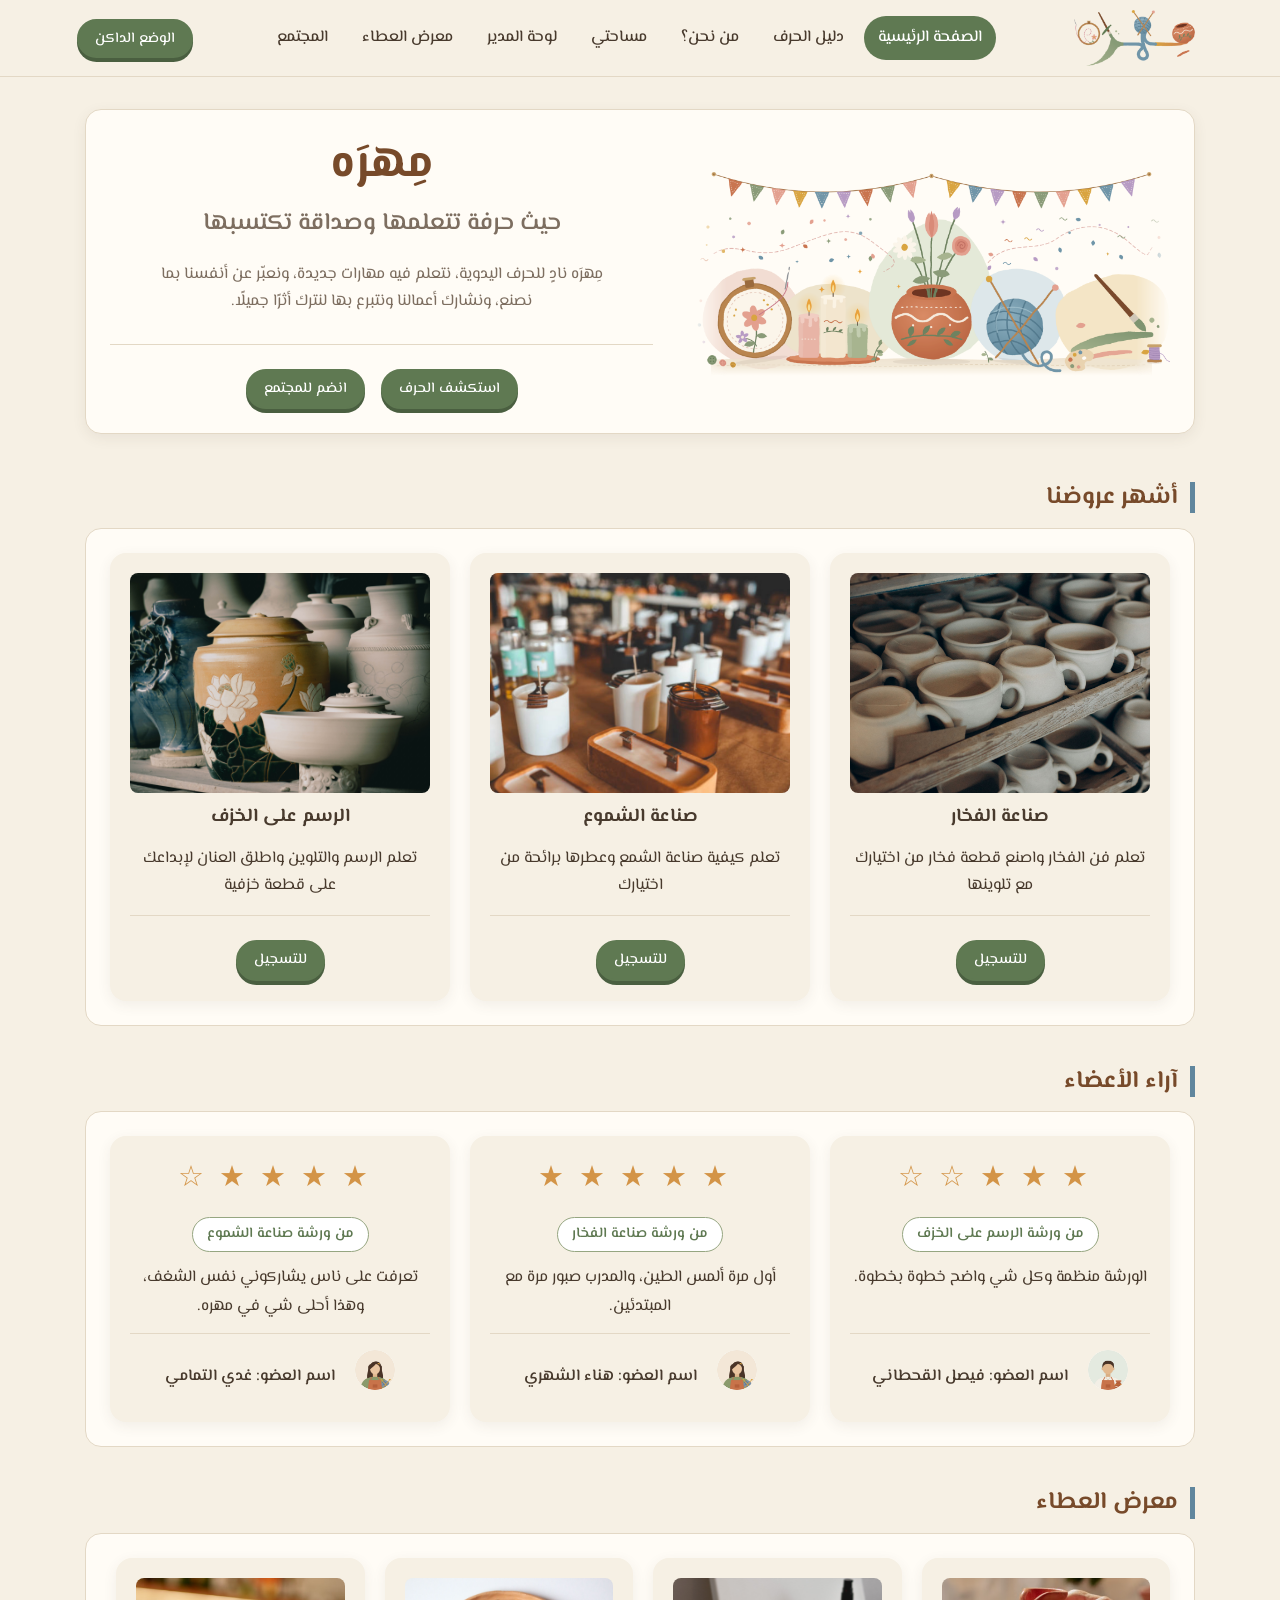
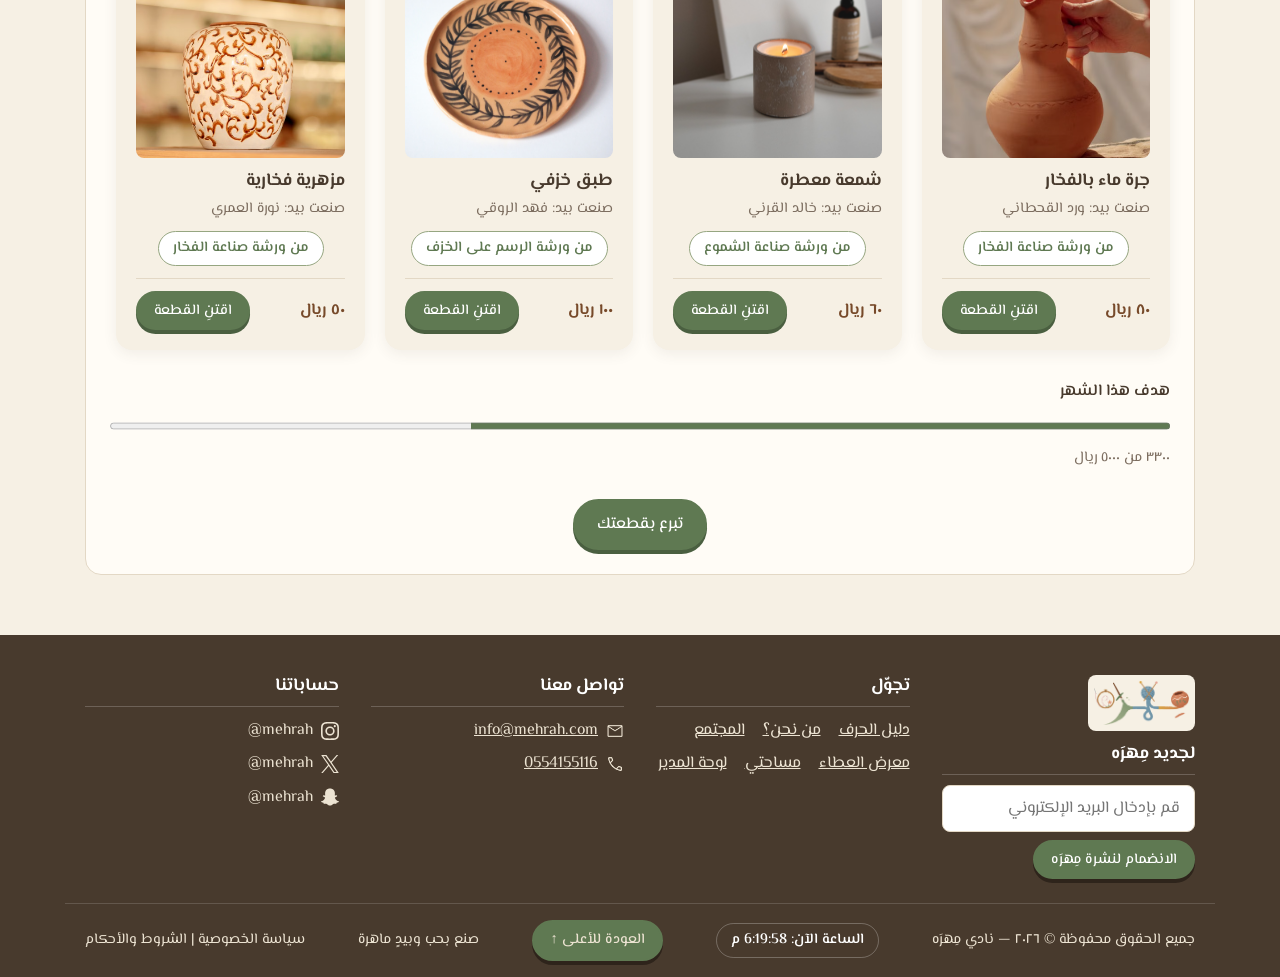
<file: index.html>
<!DOCTYPE html>
<html lang="ar" dir="rtl">

<head>
  <meta charset="UTF-8">
  <meta name="viewport" content="width=device-width, initial-scale=1.0">
  <title>الصفحة الرئيسية | مِهرَه</title>
  <link href="https://fonts.googleapis.com/css2?family=El+Messiri:wght@400;500;600;700&amp;display=swap"
    rel="stylesheet">
  <link rel="stylesheet" href="css/style.css">
  <link rel="stylesheet" href="css/theme-light.css" id="theme-css">
</head>

<body id="top">

  <!-- ========     header     ========= -->
  <header class="site-header">
    <nav class="navbar" aria-label="القائمة الرئيسية">
      <a href="index.html" class="logo"><img src="images/logo.png" alt="شعار مهره"></a>
      <ul class="nav-links">
        <li><a href="index.html" class="active" aria-current="page">الصفحة الرئيسية</a></li>
        <li><a href="offerings.html">دليل الحرف</a></li>
        <li><a href="about.html">من نحن؟</a></li>
        <li><a href="member-dashboard.html">مساحتي</a></li>
        <li><a href="manager-dashboard.html">لوحة المدير</a></li>
        <li><a href="index.html#giving-gallery">معرض العطاء</a></li>
        <li><a href="community.html">المجتمع</a></li>
      </ul>
      <button type="button" id="theme-toggle" class="btn btn-small">الوضع الداكن</button>
    </nav>
  </header>

  <main class="container">

    <section class="home-hero">
      <img src="images/hero2.png" alt="أدوات شعار مهره ">
      <div class="home-hero-text">
        <h1 class="page-title">مِهرَه</h1>
        <p class="home-hero-tagline"> حيث حرفة تتعلمها وصداقة تكتسبها</p>
        <p class="home-hero-desc"> مِهرَه نادٍ للحرف اليدوية، نتعلم فيه مهارات جديدة، ونعبّر عن أنفسنا بما نصنع، ونشارك
          أعمالنا ونتبرع بها لنترك أثرًا جميلًا.</p>

        <div class="home-hero-buttons">
          <div class="home-hero-buttons-row">
            <a href="offerings.html" class="btn btn-small"> استكشف الحرف </a>
            <a href="community.html" class="btn btn-small"> انضم للمجتمع</a>
          </div>
        </div>

      </div>
    </section>

    <section class="section">
      <h2 class="section-title">أشهر عروضنا</h2>
      <div class="home-box">
        <div class="cards">
          <article class="card home-offer">
            <img src="images/pottery.jpg" alt="pottery">
            <div class="home-offer-more">
              <p>السعر: ٣٥٠ ريال</p>
              <p>المستوى: متوسط</p>
              <p>المدة: ساعة</p>

            </div>
            <div class="home-offerings-text">
              <h3>صناعة الفخار</h3>
              <p> تعلم فن الفخار واصنع قطعة فخار من اختيارك مع تلوينها</p>
            </div>
            <div class="offerings-details">
              <a href="request-join.html" class="btn btn-small">للتسجيل</a>
            </div>
          </article>

          <article class="card home-offer">
            <img src="images/candles.jpg" alt="candles">
            <div class="home-offer-more">
              <p>السعر: ١٥٠ ريال</p>
              <p>المستوى: متوسط</p>
              <p>المدة: ساعة</p>

            </div>
            <div class="home-offerings-text">
              <h3>صناعة الشموع</h3>
              <p>تعلم كيفية صناعة الشمع وعطرها برائحة من اختيارك </p>
            </div>
            <div class="offerings-details">
              <a href="request-join.html" class="btn btn-small">للتسجيل</a>
            </div>
          </article>

          <article class="card home-offer">
            <img src="images/ceramic-painting.jpg" alt="drawing">
            <div class="home-offer-more">
              <p>السعر: ٢٣٠ ريال</p>
              <p>المستوى: متقدم</p>
              <p>المدة: ساعة</p>
            </div>
            <div class="home-offerings-text">
              <h3> الرسم على الخزف</h3>
              <p>تعلم الرسم والتلوين واطلق العنان لإبداعك على قطعة خزفية </p>
            </div>
            <div class="offerings-details">
              <a href="request-join.html" class="btn btn-small">للتسجيل</a>
            </div>
          </article>

        </div>
      </div>
    </section>

    <section class="section">
      <h2 class="section-title">آراء الأعضاء</h2>
      <div class="home-box">
        <div class="cards">
          <div class="card home-review">
            <p class="home-stars">★★★☆☆</p>
            <a href="offerings.html" class="home-review-offer">من ورشة الرسم على الخزف </a>
            <p class="home-review-text">الورشة منظمة وكل شي واضح خطوة بخطوة.</p>
            <div class="home-member">
              <img src="images/avatar-man.jpg" alt="member avatar">
              <p>اسم العضو: فيصل القحطاني</p>
            </div>
          </div>

          <div class="card home-review">
            <p class="home-stars">★★★★★</p>
            <a href="offerings.html" class="home-review-offer">من ورشة صناعة الفخار</a>
            <p class="home-review-text">أول مرة ألمس الطين، والمدرب صبور مرة مع المبتدئين.</p>
            <div class="home-member">
              <img src="images/avatar-woman.jpg" alt="member avatar">
              <p>اسم العضو: هناء الشهري</p>
            </div>
          </div>

          <div class="card home-review">
            <p class="home-stars">★★★★☆</p>
            <a href="offerings.html" class="home-review-offer">من ورشة صناعة الشموع</a>
            <p class="home-review-text">تعرفت على ناس يشاركوني نفس الشغف، وهذا أحلى شي في مهره.</p>
            <div class="home-member">
              <img src="images/avatar-woman.jpg" alt="member avatar">
              <p>اسم العضو: غدي التمامي</p>
            </div>
          </div>

        </div>
      </div>
    </section>

    <section class="section" id="giving-gallery">
      <h2 class="section-title">معرض العطاء</h2>

      <div class="home-box">
        <div class="cards home-gallery-row" id="gallery-row">

          <article class="card home-piece">
            <img src="images/clayJug.png" alt="مزهرية فخارية مصنوعة يدويًا">
            <h3>جرة ماء بالفخار </h3>
            <p class="home-piece-maker">صنعت بيد: ورد القحطاني</p>
            <a href="offerings.html" class="home-review-offer">من ورشة صناعة الفخار</a>
            <div class="home-piece-bottom">
              <p class="home-piece-price">٨٠ ريال</p>
              <button type="button" class="btn btn-small" id="buy-0" onclick="buyPiece(0)">اقتنِ القطعة</button>
            </div>
          </article>

          <article class="card home-piece">
            <img src="images/scentedCandle.png" alt="شمعة معطرة مصنوعة يدويًا">
            <h3>شمعة معطرة</h3>
            <p class="home-piece-maker">صنعت بيد: خالد القرني</p>
            <a href="offerings.html" class="home-review-offer">من ورشة صناعة الشموع</a>
            <div class="home-piece-bottom">
              <p class="home-piece-price">٦٠ ريال</p>
              <button type="button" class="btn btn-small" id="buy-1" onclick="buyPiece(1)">اقتنِ القطعة</button>
            </div>
          </article>

          <article class="card home-piece">
            <img src="images/ceramicPlate.png" alt="طبق خزفي مرسوم يدويًا">
            <h3>طبق خزفي</h3>
            <p class="home-piece-maker">صنعت بيد: فهد الروقي</p>
            <a href="offerings.html" class="home-review-offer">من ورشة الرسم على الخزف</a>
            <div class="home-piece-bottom">
              <p class="home-piece-price">١٠٠ ريال</p>
              <button type="button" class="btn btn-small" id="buy-2" onclick="buyPiece(2)">اقتنِ القطعة</button>
            </div>
          </article>

          <article class="card home-piece">
            <img src="images/foralVase.png" alt="مزهرية فخارية صغيرة مصنوعة يدويًا">
            <h3>مزهرية فخارية</h3>
            <p class="home-piece-maker">صنعت بيد: نورة العمري</p>
            <a href="offerings.html" class="home-review-offer">من ورشة صناعة الفخار</a>
            <div class="home-piece-bottom">
              <p class="home-piece-price">٥٠ ريال</p>
              <button type="button" class="btn btn-small" id="buy-3" onclick="buyPiece(3)">اقتنِ القطعة</button>
            </div>
          </article>

        </div>

        <div class="home-goal">
          <label for="home-goal-bar">هدف هذا الشهر</label>
          <progress id="home-goal-bar" value="3300" max="5000">٣٣٠٠ من ٥٠٠٠</progress>
          <p id="home-goal-text">٣٣٠٠ من ٥٠٠٠ ريال</p>
        </div>

        <a href="donate.html" class="btn home-donate">تبرع بقطعتك</a>
      </div>
    </section>

  </main>

  <footer class="site-footer">
    <div class="footer-top">
      <div class="footer-col">
        <img src="images/logo.png" alt="شعار مِهرَه" class="footer-logo">
        <h2>لجديد مِهرَه</h2>
        <form class="newsletter">
          <label for="newsletter-email" class="visually-hidden">البريد الإلكتروني</label>
          <input type="email" id="newsletter-email" name="newsletter-email" placeholder="قم بإدخال البريد الإلكتروني">
          <button type="submit" class="btn btn-small">الانضمام لنشرة مِهرَه</button>
        </form>
      </div>

      <div class="footer-col">
        <h2>تجوّل</h2>
        <ul class="footer-links">
          <li><a href="offerings.html">دليل الحرف</a></li>
          <li><a href="about.html">من نحن؟</a></li>
          <li><a href="community.html">المجتمع</a></li>
          <li><a href="index.html#giving-gallery">معرض العطاء</a></li>
          <li><a href="member-dashboard.html">مساحتي</a></li>
          <li><a href="manager-dashboard.html">لوحة المدير</a></li>
        </ul>
      </div>

      <div class="footer-col">
        <h2>تواصل معنا</h2>
        <address>
          <p><a href="mailto:info@mehrah.com">info@mehrah.com</a> <img src="images/mail.png" alt="البريد الإلكتروني"
              class="footer-icon"></p>
          <p><a href="tel:0554155116">0554155116</a> <img src="images/phone.png" alt="رقم الجوال" class="footer-icon">
          </p>
        </address>
      </div>

      <div class="footer-col">
        <h2>حساباتنا</h2>
        <ul class="footer-social">
          <li>@mehrah <img src="images/instagram.svg" alt="Instagram" class="footer-icon"></li>
          <li>@mehrah <img src="images/x.svg" alt="X" class="footer-icon"></li>
          <li>@mehrah <img src="images/snapchat.svg" alt="Snapchat" class="footer-icon"></li>
        </ul>
      </div>
    </div>

    <div class="footer-bottom">
      <p>جميع الحقوق محفوظة &copy; ٢٠٢٦ — نادي مِهرَه</p>
      <p id="footer-clock"></p>
      <a href="#top" class="btn btn-small">العودة للأعلى &uarr;</a>
      <p>صنع بحب وبيدٍ ماهرة</p>
      <p>سياسة الخصوصية | الشروط والأحكام</p>
    </div>
  </footer>
  <button type="button" id="back-to-top" class="btn">↑</button>
  <script src="js/home-footer.js"></script>
  <script src="js/home.js"></script>
  <script src="js/theme.js"></script>
</body>

</html>
</file>
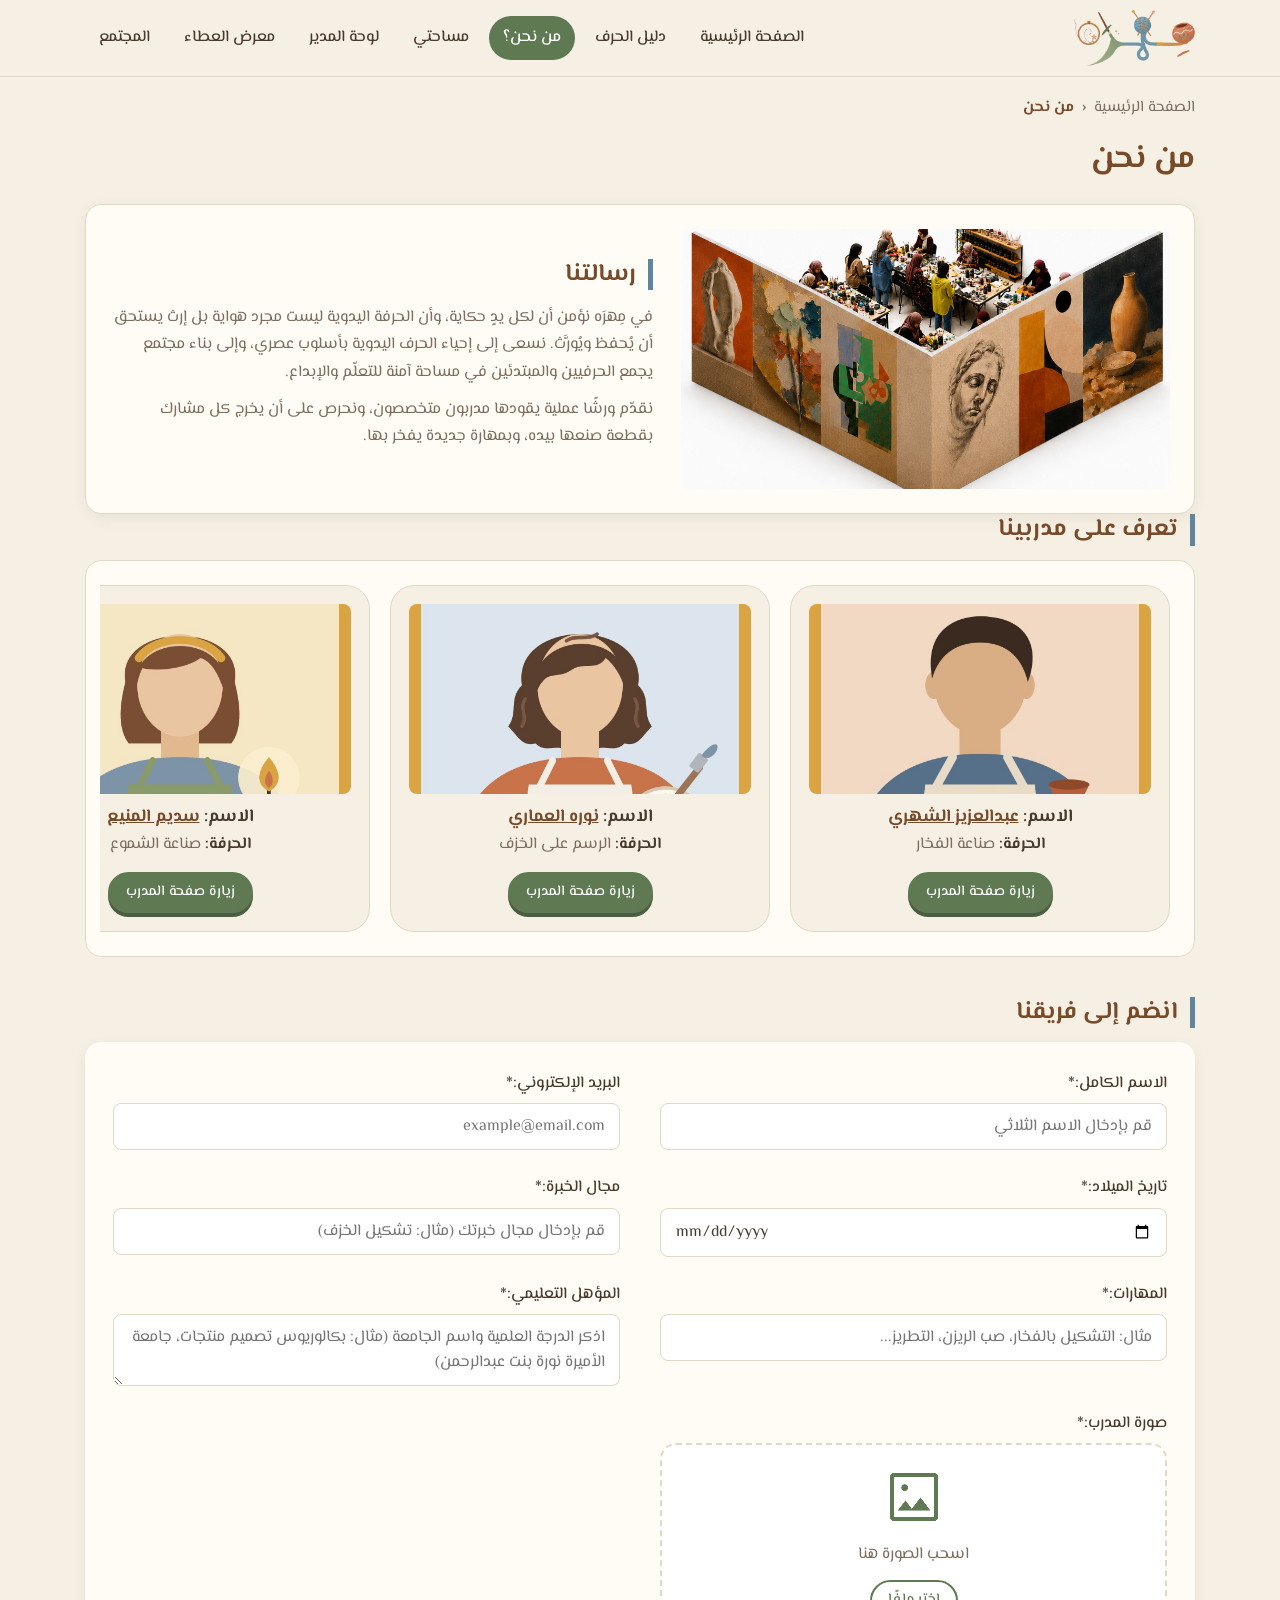
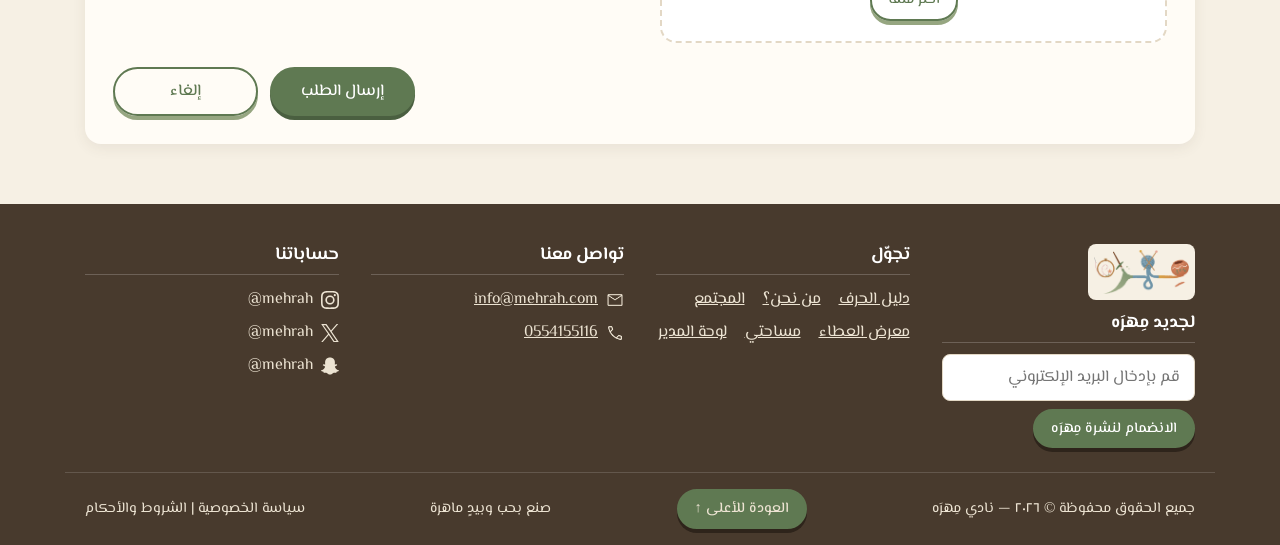
<file: about.html>
<!DOCTYPE html>
<html lang="ar" dir="rtl">
<head>
  <meta charset="UTF-8">
  <meta name="viewport" content="width=device-width, initial-scale=1.0">
  <title>من نحن | مِهرَه</title>
 
  <link href="https://fonts.googleapis.com/css2?family=El+Messiri:wght@400;500;600;700&amp;display=swap" rel="stylesheet">
  <link rel="stylesheet" href="css/style.css">
  <link rel="stylesheet" href="css/theme-light.css" id="theme-css">
</head>
<body id="top">

    <!-- ========     header     ========= -->
  <header class="site-header">
    <nav class="navbar" aria-label="القائمة الرئيسية">
      <a href="index.html" class="logo"><img src="images/logo.png" alt="شعار مهره"></a>
      <ul class="nav-links">
        <li><a href="index.html">الصفحة الرئيسية</a></li>
        <li><a href="offerings.html">دليل الحرف</a></li>
        <li><a href="about.html" class="active" aria-current="page">من نحن؟</a></li>
        <li><a href="member-dashboard.html">مساحتي</a></li>
        <li><a href="manager-dashboard.html">لوحة المدير</a></li>
        <li><a href="index.html#giving-gallery">معرض العطاء</a></li>
        <li><a href="community.html">المجتمع</a></li>
      </ul>
    </nav>
  </header>

  <main class="container">

    <nav class="breadcrumb" aria-label="مسار التنقل">
      <ol>
        <li><a href="index.html">الصفحة الرئيسية</a></li>
        <li aria-current="page">من نحن</li>
      </ol>
    </nav>

    <h1 class="page-title">من نحن</h1>
   
<!--رسالتنا-->
<section class="about-mission">
   <img src="images/ourmission.png" alt="ورشة عمل حِرفية" class="about-mission-image">
  <div class="about-mission-text">
    <h2 class="section-title">رسالتنا</h2>
      <p>في مِهرَه نؤمن أن لكل يدٍ حكاية، وأن الحرفة اليدوية ليست مجرد هواية بل إرث يستحق أن يُحفظ ويُورَّث. نسعى إلى إحياء الحرف اليدوية بأسلوب عصري، وإلى بناء مجتمع يجمع الحرفيين والمبتدئين في مساحة آمنة للتعلّم والإبداع.</p>
        <p>نقدّم ورشًا عملية يقودها مدربون متخصصون، ونحرص على أن يخرج كل مشارك بقطعة صنعها بيده، وبمهارة جديدة يفخر بها.</p>
      </div>
    </section>


<!--تعرف على مدربينا-->

    <section class="about">
      <h2 class="section-title">تعرف على مدربينا</h2>
      <div class="about-box">
        <div class="about-instructors">
          <article class="about-instructor-card">
            <img src="images/instructor-abdulaziz.jpg" alt="المدرب عبدالعزيز الشهري" class="instructor-image">
            <h3><span class="about-label">الاسم:</span> <a href="instructor-profile2.html" class="about-instructor-link">عبدالعزيز الشهري</a></h3>
            <p><span class="about-label">الحرفة:</span> صناعة الفخار</p>
            <a href="instructor-profile2.html" class="btn btn-small">زيارة صفحة المدرب</a>
          </article>
          <article class="about-instructor-card">
            <img src="images/instructor-noura.jpg" alt="المدربة نوره العماري" class="instructor-image">
           <h3><span class="about-label">الاسم:</span> <a href="instructor-profile3.html" class="about-instructor-link">نوره العماري</a></h3>
            <p><span class="about-label">الحرفة:</span> الرسم على الخزف</p>
            <a href="instructor-profile3.html" class="btn btn-small">زيارة صفحة المدرب</a>
          </article>
          <article class="about-instructor-card">
            <img src="images/instructor-sadeem.jpg" alt="المدربه سديم المنيع" class="instructor-image">
<h3><span class="about-label">الاسم:</span> <a href="instructor-profile.html" class="about-instructor-link">سديم المنيع</a></h3>           
 <p><span class="about-label">الحرفة:</span> صناعة الشموع</p>
            <a href="instructor-profile.html" class="btn btn-small">زيارة صفحة المدرب</a>
          </article>
          </div>
      </div>
    </section>

    <!--انضم الى فريقنا-->
<section class="section">
<h2 class="section-title">انضم إلى فريقنا</h2>
<form id="join-form" class="form-box about-join-form" action="#" method="post" enctype="multipart/form-data">
        <div class="form-grid">

          <div class="form-group">
            <label for="join-name">الاسم الكامل:*</label>
            <input type="text" id="join-name" name="full-name" placeholder="قم بإدخال الاسم الثلاثي" required pattern="[^0-9].*" title="الاسم لا يمكن أن يبدأ برقم">
          </div>

        
          <div class="form-group">
            <label for="join-email">البريد الإلكتروني:*</label>
            <input type="email" id="join-email" name="email" placeholder="example@email.com" required>
          </div>

          <div class="form-group">
            <label for="join-dob">تاريخ الميلاد:*</label>
            <input type="date" id="join-dob" name="dob" max="2008-12-31" required>
          </div>
 
          <div class="form-group">
            <label for="join-expertise">مجال الخبرة:*</label>
            <input type="text" id="join-expertise" name="expertise" placeholder="قم بإدخال مجال خبرتك (مثال: تشكيل الخزف)" required>
          </div>
 
          <!-- الصف ٣ -->
          <div class="form-group">
            <label for="join-skills">المهارات:*</label>
            <input type="text" id="join-skills" name="skills" placeholder="مثال: التشكيل بالفخار، صب الريزن، التطريز..." required>
          </div>
 
          <div class="form-group">
            <label for="join-education">المؤهل التعليمي:*</label>
            <textarea id="join-education" name="education" class="about-education" placeholder="اذكر الدرجة العلمية واسم الجامعة (مثال: بكالوريوس تصميم منتجات، جامعة الأميرة نورة بنت عبدالرحمن)" required></textarea>
          </div>
 
          <!-- الصف ٤ -->
          <div class="form-group">
            <label for="join-photo">صورة المدرب:*</label>
            <div class="about-upload">
              <img src="images/imagesmode.png" alt="" class="about-upload-icon">
              <p class="about-upload-text">اسحب الصورة هنا</p>
              <label for="join-photo" class="btn btn-small btn-outline">اختر ملفًا</label>
              <input type="file" id="join-photo" name="photo" accept="image/*" class="visually-hidden" required>
            </div>
          </div>

          <div class="form-group about-empty"></div>
 
        </div>
 
        <div class="form-actions about-join-actions">
          <button type="submit" class="btn">إرسال الطلب</button>
          <button type="reset" class="btn btn-outline">إلغاء</button>
        </div>
      </form>
    </section>



  </main>

  <!-- ========     footer     ========= -->
  <footer class="site-footer">
    <div class="footer-top">
      <div class="footer-col">
        <img src="images/logo.png" alt="شعار مِهرَه" class="footer-logo">
        <h2>لجديد مِهرَه</h2>
        <form class="newsletter">
          <label for="newsletter-email" class="visually-hidden">البريد الإلكتروني</label>
          <input type="email" id="newsletter-email" name="newsletter-email" placeholder="قم بإدخال البريد الإلكتروني">
          <button type="submit" class="btn btn-small">الانضمام لنشرة مِهرَه</button>
        </form>
      </div>

      <div class="footer-col">
        <h2>تجوّل</h2>
        <ul class="footer-links">
          <li><a href="offerings.html">دليل الحرف</a></li>
          <li><a href="about.html">من نحن؟</a></li>
          <li><a href="community.html">المجتمع</a></li>
          <li><a href="index.html#giving-gallery">معرض العطاء</a></li>
          <li><a href="member-dashboard.html">مساحتي</a></li>
          <li><a href="manager-dashboard.html">لوحة المدير</a></li>
        </ul>
      </div>

      <div class="footer-col">
        <h2>تواصل معنا</h2>
        <address>
          <p><a href="mailto:info@mehrah.com">info@mehrah.com</a> <img src="images/mail.png" alt="البريد الإلكتروني" class="footer-icon"></p>
          <p><a href="tel:0554155116">0554155116</a> <img src="images/phone.png" alt="رقم الجوال" class="footer-icon"></p>
        </address>
      </div>

      <div class="footer-col">
        <h2>حساباتنا</h2>
        <ul class="footer-social">
          <li>@mehrah <img src="images/instagram.svg" alt="Instagram" class="footer-icon"></li>
          <li>@mehrah <img src="images/x.svg" alt="X" class="footer-icon"></li>
          <li>@mehrah <img src="images/snapchat.svg" alt="Snapchat" class="footer-icon"></li>
        </ul>
      </div>
    </div>

    <div class="footer-bottom">
      <p>جميع الحقوق محفوظة &copy; ٢٠٢٦ — نادي مِهرَه</p>
      <a href="#top" class="btn btn-small">العودة للأعلى &uarr;</a>
      <p>صنع بحب وبيدٍ ماهرة</p>
      <p>سياسة الخصوصية | الشروط والأحكام</p>
    </div>
  </footer>

<script src="js/theme.js"></script>
<script src="js/about.js"></script>
</body>
</html>
</file>
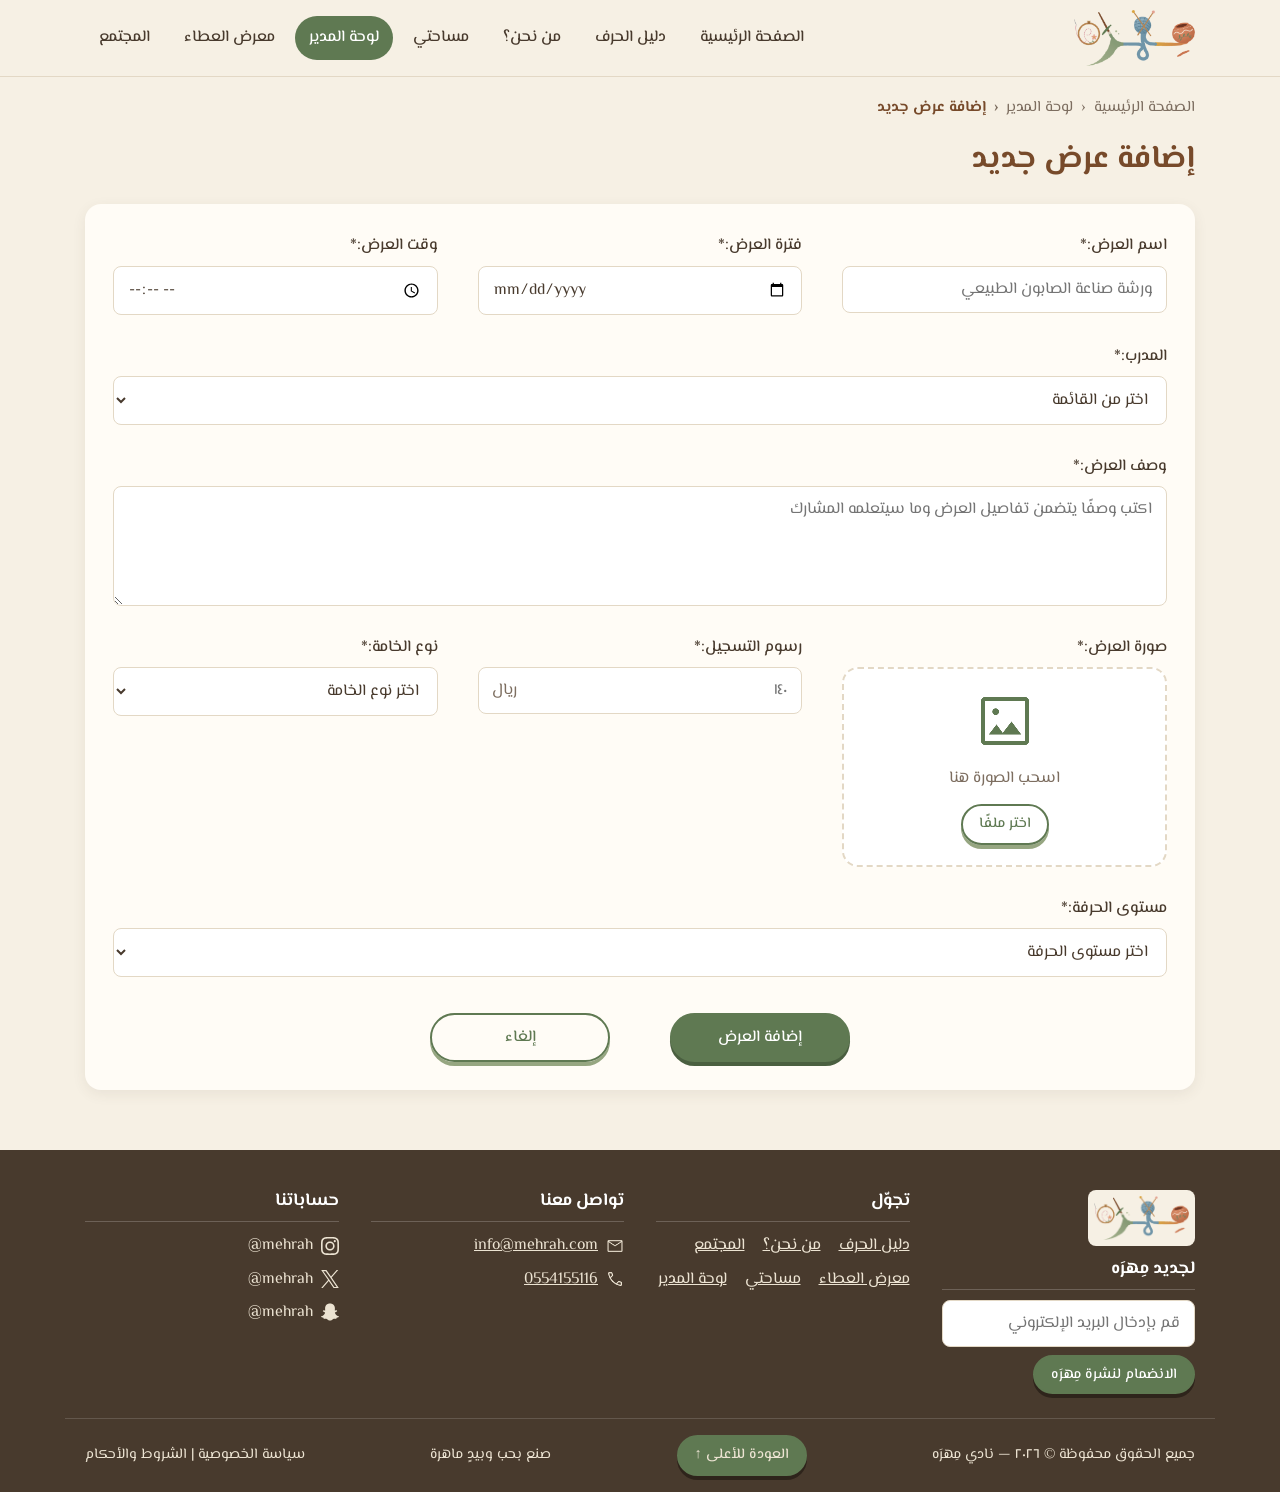
<file: add-offering.html>
<!DOCTYPE html>
<html lang="ar" dir="rtl">
<head>
  <meta charset="UTF-8">
  <meta name="viewport" content="width=device-width, initial-scale=1.0">
  <title>إضافة عرض جديد | مِهرَه</title>

  <link href="https://fonts.googleapis.com/css2?family=El+Messiri:wght@400;500;600;700&amp;display=swap" rel="stylesheet">
  <link rel="stylesheet" href="css/style.css">
  <link rel="stylesheet" href="css/theme-light.css" id="theme-css">
</head>
<body id="top">

<!-- ========     header     ========= -->

   <header class="site-header">
    <nav class="navbar" aria-label="القائمة الرئيسية">
      <a href="index.html" class="logo"><img src="images/logo.png" alt="شعار مهره"></a>
      <ul class="nav-links">
        <li><a href="index.html">الصفحة الرئيسية</a></li>
        <li><a href="offerings.html">دليل الحرف</a></li>
        <li><a href="about.html">من نحن؟</a></li>
        <li><a href="member-dashboard.html">مساحتي</a></li>
        <li><a href="manager-dashboard.html" class="active" aria-current="page">لوحة المدير</a></li>
        <li><a href="index.html#giving-gallery">معرض العطاء</a></li>
        <li><a href="community.html">المجتمع</a></li>
      </ul>
    </nav>
  </header>

  <main class="container">
    <nav class="breadcrumb" aria-label="مسار التنقل">
      <ol>
        <li><a href="index.html">الصفحة الرئيسية</a></li>
        <li><a href="manager-dashboard.html">لوحة المدير</a></li>
        <li aria-current="page">إضافة عرض جديد</li>
      </ol>
    </nav>

    <h1 class="page-title">إضافة عرض جديد</h1>

    <form class="form-box add-offer-form" id="add-offer-form">
      <div class="form-grid">

        <!-- الصف ١ -->

        <div class="form-group">
          <label for="offer-name">اسم العرض:*</label>
          <input type="text" id="offer-name" name="offer-name" placeholder="ورشة صناعة الصابون الطبيعي">
        </div>

        <div class="form-group">
          <label for="offer-date">فترة العرض:*</label>
          <input type="date" id="offer-date" name="offer-date">
        </div>

        <!-- الصف ٢ -->

        <div class="form-group">
          <label for="offer-time">وقت العرض:*</label>
          <input type="time" id="offer-time" name="offer-time">
        </div>

        <div class="form-group">
          <label for="offer-instructor">المدرب:*</label>
          <select id="offer-instructor" name="offer-instructor">
            <option value="">اختر من القائمة</option>
            <option value="abdulaziz">عبدالعزيز الشهري</option>
            <option value="noura">نوره العماري</option>
            <option value="sadeem">سديم المنيع</option>
          </select>
        </div>

        <!-- الصف ٣: الوصف بعرض كامل -->

        <div class="form-group full">
          <label for="offer-description">وصف العرض:*</label>
          <textarea id="offer-description" name="offer-description" placeholder="اكتب وصفًا يتضمن تفاصيل العرض وما سيتعلمه المشارك"></textarea>
        </div>

        <!-- الصف ٤ -->

        <div class="form-group">
          <label for="offer-image">صورة العرض:*</label>
          <div class="add-offer-upload">
            <img src="images/imagesmode.png" alt="" class="add-offer-upload-icon">
            <p class="add-offer-upload-text">اسحب الصورة هنا</p>
            <label for="offer-image" class="btn btn-small btn-outline">اختر ملفًا</label>
            <input type="file" id="offer-image" name="offer-image" accept="image/*" class="visually-hidden">
          </div>
        </div>

        <div class="form-group">
          <label for="offer-price">رسوم التسجيل:*</label>
          <div class="add-offer-price">
            <input type="number" id="offer-price" name="offer-price" placeholder="١٤٠">
            <span class="add-offer-currency">ريال</span>
          </div>
        </div>

        <!-- الصف ٥ -->
        <div class="form-group">
          <label for="offer-material">نوع الخامة:*</label>
          <select id="offer-material" name="offer-material">
            <option value="">اختر نوع الخامة</option>
            <option value="clay">طين وخزف</option>
            <option value="fabric">خيوط وقماش</option>
            <option value="wax">شمع</option>
          </select>
        </div>

        <div class="form-group">
          <label for="offer-level">مستوى الحرفة:*</label>
          <select id="offer-level" name="offer-level">
            <option value="">اختر مستوى الحرفة</option>
            <option value="beginner">مبتدئ</option>
            <option value="intermediate">متوسط</option>
            <option value="advanced">متقدم</option>
          </select>
        </div>
      </div>

      <div class="form-actions add-offer-actions">
        <button type="submit" class="btn">إضافة العرض</button>
        <button type="reset" class="btn btn-outline">إلغاء</button>
      </div>
    </form>
  </main>

   <!-- ========     footer     ========= -->

  <footer class="site-footer">
    <div class="footer-top">
      <div class="footer-col">
        <img src="images/logo.png" alt="شعار مِهرَه" class="footer-logo">
        <h2>لجديد مِهرَه</h2>
        <form class="newsletter">
          <label for="newsletter-email" class="visually-hidden">البريد الإلكتروني</label>
          <input type="email" id="newsletter-email" name="newsletter-email" placeholder="قم بإدخال البريد الإلكتروني">
          <button type="submit" class="btn btn-small">الانضمام لنشرة مِهرَه</button>
        </form>
      </div>

      <div class="footer-col">
        <h2>تجوّل</h2>
        <ul class="footer-links">
          <li><a href="offerings.html">دليل الحرف</a></li>
          <li><a href="about.html">من نحن؟</a></li>
          <li><a href="community.html">المجتمع</a></li>
          <li><a href="index.html#giving-gallery">معرض العطاء</a></li>
          <li><a href="member-dashboard.html">مساحتي</a></li>
          <li><a href="manager-dashboard.html">لوحة المدير</a></li>
        </ul>
      </div>

      <div class="footer-col">
        <h2>تواصل معنا</h2>
        <address>
          <p><a href="mailto:info@mehrah.com">info@mehrah.com</a> <img src="images/mail.png" alt="البريد الإلكتروني" class="footer-icon"></p>
          <p><a href="tel:0554155116">0554155116</a> <img src="images/phone.png" alt="رقم الجوال" class="footer-icon"></p>
        </address>
      </div>

      <div class="footer-col">
        <h2>حساباتنا</h2>
        <ul class="footer-social">
          <li>@mehrah <img src="images/instagram.svg" alt="Instagram" class="footer-icon"></li>
          <li>@mehrah <img src="images/x.svg" alt="X" class="footer-icon"></li>
          <li>@mehrah <img src="images/snapchat.svg" alt="Snapchat" class="footer-icon"></li>
        </ul>
      </div>
    </div>

    <div class="footer-bottom">
      <p>جميع الحقوق محفوظة &copy; ٢٠٢٦ — نادي مِهرَه</p>
      <a href="#top" class="btn btn-small">العودة للأعلى &uarr;</a>
      <p>صنع بحب وبيدٍ ماهرة</p>
      <p>سياسة الخصوصية | الشروط والأحكام</p>
    </div>
  </footer>
<script src="js/theme.js"></script>
<script src="js/add-offering.js"></script>
</body>
</html>
</file>
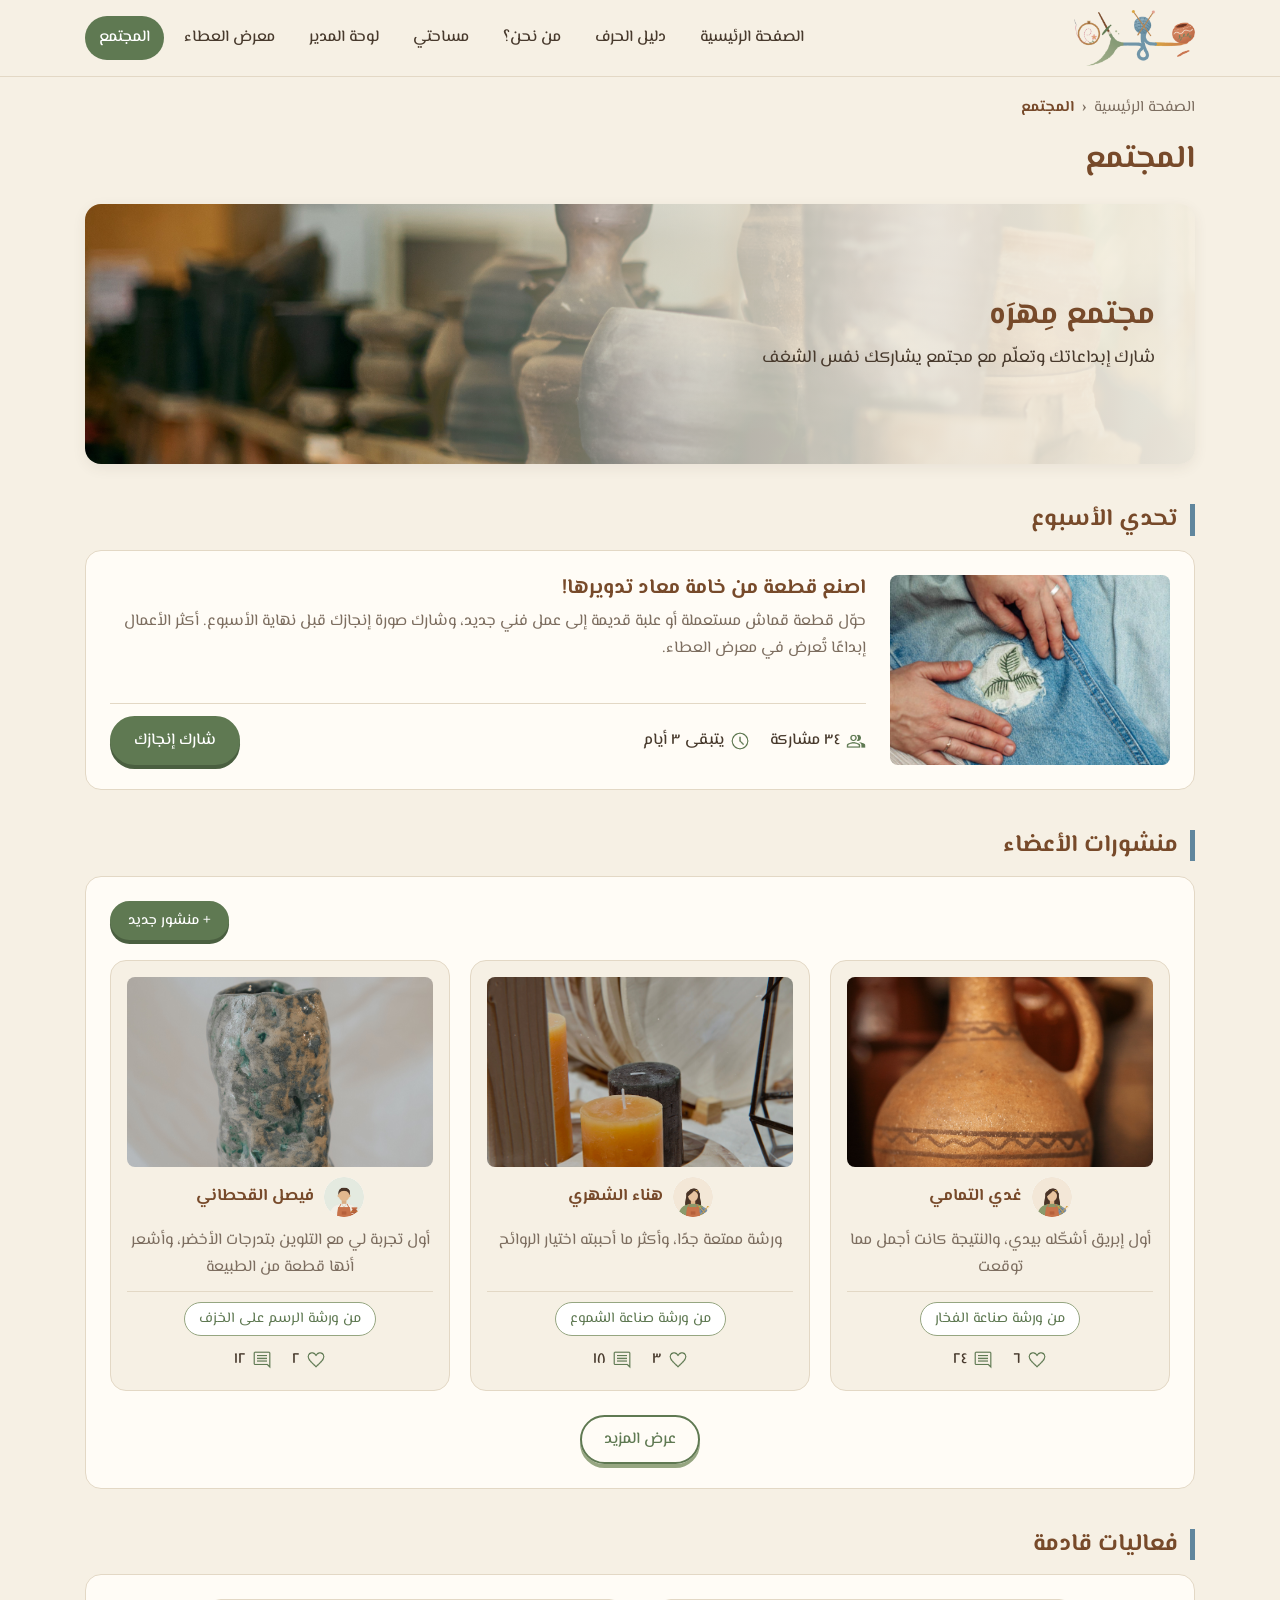
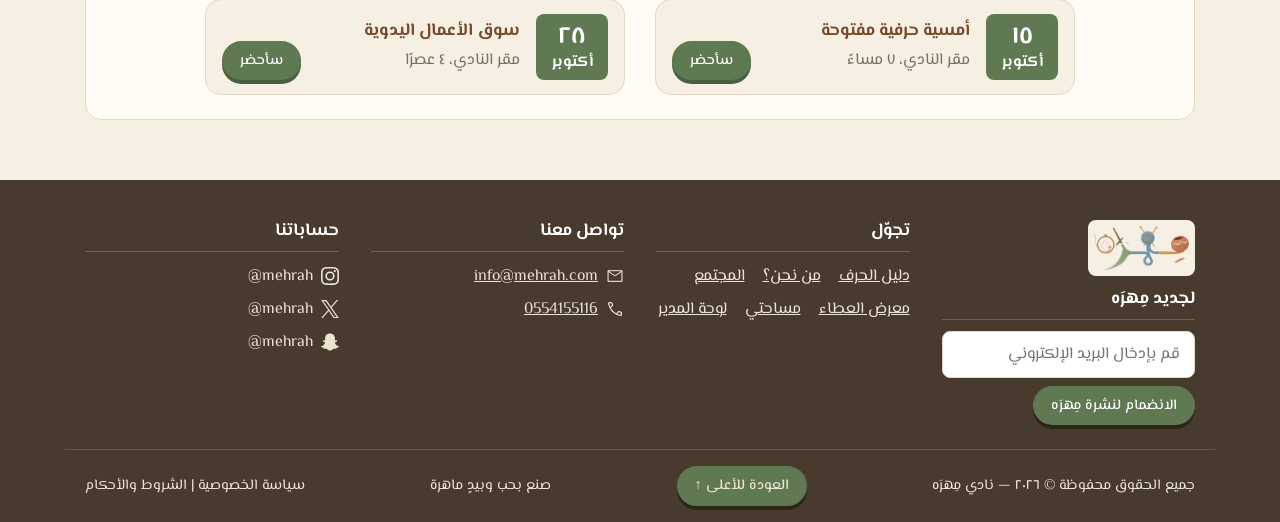
<file: community.html>
<!DOCTYPE html>
<html lang="ar" dir="rtl">
<head>
  <meta charset="UTF-8">
  <meta name="viewport" content="width=device-width, initial-scale=1.0">
  <title>المجتمع | مِهرَه</title>

  <link href="https://fonts.googleapis.com/css2?family=El+Messiri:wght@400;500;600;700&amp;display=swap" rel="stylesheet">
  <link rel="stylesheet" href="css/style.css">
  <link rel="stylesheet" href="css/theme-light.css" id="theme-css">
</head>
<body id="top">

<!-- ========     header     ========= -->
   <header class="site-header">
    <nav class="navbar" aria-label="القائمة الرئيسية">
      <a href="index.html" class="logo"><img src="images/logo.png" alt="شعار مهره"></a>
      <ul class="nav-links">
        <li><a href="index.html">الصفحة الرئيسية</a></li>
        <li><a href="offerings.html">دليل الحرف</a></li>
        <li><a href="about.html">من نحن؟</a></li>
        <li><a href="member-dashboard.html">مساحتي</a></li>
        <li><a href="manager-dashboard.html">لوحة المدير</a></li>
        <li><a href="index.html#giving-gallery">معرض العطاء</a></li>
        <li><a href="community.html" class="active" aria-current="page">المجتمع</a></li>
      </ul>
    </nav>
  </header>

  <main class="container">

    <nav class="breadcrumb" aria-label="مسار التنقل">
      <ol>
        <li><a href="index.html">الصفحة الرئيسية</a></li>
        <li aria-current="page">المجتمع</li>
      </ol>
    </nav>

    <h1 class="page-title">المجتمع</h1>


    <section class="community-hero">

      <h2>مجتمع مِهرَه</h2>
      <p>شارك إبداعاتك وتعلّم مع مجتمع يشاركك نفس الشغف</p>
    </section>
    <!-- تحدي الأسبوع -->

    <section class="section">
      <h2 class="section-title">تحدي الأسبوع</h2>
      <div class="community-box community-challenge">
        <img src="images/week-challenge.jpg" alt="بنطال جينز مرمّم بقطعة قماش مطرّزة يدويًا" class="community-challenge-img">

        <div class="community-challenge-info">
          <h3>اصنع قطعة من خامة معاد تدويرها!</h3>
          <p>حوّل قطعة قماش مستعملة أو علبة قديمة إلى عمل فني جديد، وشارك صورة إنجازك قبل نهاية الأسبوع. أكثر الأعمال إبداعًا تُعرض في معرض العطاء.</p>
          <div class="community-challenge-footer">
            <ul class="community-stats">
              <li class="community-stat">
                <img src="images/group.png" alt="" class="community-icon">
                <span id="challenge-count">٣٤ مشاركة</span>
              </li>

              <li class="community-stat">
                <img src="images/time.png" alt="" class="community-icon">
                يتبقى ٣ أيام
              </li>

            </ul>
            <button type="button" class="btn" id="share-btn">شارك إنجازك</button>
          </div>

          <!-- نموذج المشاركة في التحدي (يظهر عند الضغط على شارك إنجازك) -->
          <form class="form-box community-share-form" id="share-form">
            <div class="form-grid">
              <div class="form-group">
                <label for="share-name">الاسم:*</label>
                <input type="text" id="share-name" name="share-name" placeholder="قم بإدخال اسمك">
              </div>

              <div class="form-group">
                <label for="share-image">صورة الإنجاز:*</label>
                <input type="file" id="share-image" name="share-image" accept="image/*">
              </div>

              <div class="form-group full">
                <label for="share-text">وصف الإنجاز:*</label>
                <textarea id="share-text" name="share-text" placeholder="حوّلت علبة قديمة إلى مزهرية ملوّنة"></textarea>
              </div>
            </div>

            <div class="form-actions">
              <button type="submit" class="btn btn-small">شارك</button>
              <button type="button" class="btn btn-small btn-outline" id="share-cancel">إلغاء</button>
            </div>
          </form>
        </div>
      </div>
    </section>

    <!-- منشورات الأعضاء -->

    <section class="section">
      <h2 class="section-title">منشورات الأعضاء</h2>
      <div class="community-box">

        <div class="community-posts-top">
          <button type="button" class="btn btn-small" id="new-post-btn">+ منشور جديد</button>
        </div>

        <!-- نموذج المنشور الجديد (يظهر عند الضغط على + منشور جديد) -->
        <form class="form-box community-post-form" id="post-form">
          <div class="form-grid">
            <div class="form-group">
              <label for="post-name">الاسم:*</label>
              <input type="text" id="post-name" name="post-name" placeholder="قم بإدخال اسمك">
            </div>

            <div class="form-group">
              <label for="post-workshop">الورشة:*</label>
              <select id="post-workshop" name="post-workshop">
                <option value="">اختر من القائمة</option>
                <option value="أساسيات التطريز">أساسيات التطريز</option>
                <option value="صناعة الشموع">صناعة الشموع</option>
                <option value="صناعة الفخار">صناعة الفخار</option>
                <option value="الرسم على الخزف">الرسم على الخزف</option>
                <option value="لقاء الحرفيين">لقاء الحرفيين</option>
              </select>
            </div>

            <div class="form-group full">
              <label for="post-text">نص المنشور:*</label>
              <textarea id="post-text" name="post-text" placeholder="أول قطعة أصنعها بيدي، وكانت تجربة ممتعة"></textarea>
            </div>

            <div class="form-group full">
              <label for="post-image">صورة المنشور:*</label>
              <input type="file" id="post-image" name="post-image" accept="image/*">
            </div>
          </div>

          <div class="form-actions">
            <button type="submit" class="btn btn-small">نشر</button>
            <button type="button" class="btn btn-small btn-outline" id="post-cancel">إلغاء</button>
          </div>
        </form>

        <div class="community-posts" id="posts-list">

          <article class="community-post">

            <img src="images/post-ghadi.jpg" alt="إبريق فخاري مصنوع يدويًا" class="community-post-img">
            <div class="community-post-author">
              <img src="images/avatar-woman.jpg" alt="" class="community-post-avatar">
              <h3>غدي التمامي</h3>
            </div>

            <p class="community-post-text">أول إبريق أشكّله بيدي، والنتيجة كانت أجمل مما توقعت</p>
            <a href="offerings.html" class="community-post-tag">من ورشة صناعة الفخار</a>
            <ul class="community-stats community-post-stats">

              <li class="community-stat">
                <img src="images/heart.png" alt="" class="community-icon">
                ٦ <span class="visually-hidden">إعجابات</span>
              </li>

              <li class="community-stat">
                <img src="images/comment.png" alt="" class="community-icon">
                ٢٤ <span class="visually-hidden">تعليقًا</span>
              </li>
            </ul>
          </article>

          <article class="community-post">
            <img src="images/post-hana.jpg" alt="شموع مصنوعة يدويًا" class="community-post-img">
            <div class="community-post-author">
              <img src="images/avatar-woman.jpg" alt="" class="community-post-avatar">
              <h3>هناء الشهري</h3>
            </div>
            <p class="community-post-text">ورشة ممتعة جدًا، وأكثر ما أحببته اختيار الروائح </p>
            <a href="offerings.html" class="community-post-tag">من ورشة صناعة الشموع</a>
            <ul class="community-stats community-post-stats">

              <li class="community-stat">
                <img src="images/heart.png" alt="" class="community-icon">
                ٣ <span class="visually-hidden">إعجابات</span>
              </li>

              <li class="community-stat">
                <img src="images/comment.png" alt="" class="community-icon">
                ١٨ <span class="visually-hidden">تعليقًا</span>
              </li>
            </ul>
          </article>

          <article class="community-post">
            <img src="images/post-faisal.jpg" alt="مزهرية خزفية ملوّنة بتدرجات الأخضر" class="community-post-img">
            <div class="community-post-author">
              <img src="images/avatar-man.jpg" alt="" class="community-post-avatar">
              <h3>فيصل القحطاني</h3>
            </div>

            <p class="community-post-text">أول تجربة لي مع التلوين بتدرجات الأخضر، وأشعر أنها قطعة من الطبيعة</p>
            <a href="offerings.html" class="community-post-tag">من ورشة الرسم على الخزف</a>
            <ul class="community-stats community-post-stats">
              <li class="community-stat">
                <img src="images/heart.png" alt="" class="community-icon">
                ٢ <span class="visually-hidden">إعجابات</span>
              </li>
              <li class="community-stat">
                <img src="images/comment.png" alt="" class="community-icon">
                ١٢ <span class="visually-hidden">تعليقًا</span>
              </li>
            </ul>
          </article>
        </div>

        <div class="community-more">
          <button type="button" class="btn btn-outline" id="more-btn">عرض المزيد</button>
        </div>
      </div>
    </section>

    <!-- فعاليات قادمة -->

    <section class="section">
      <h2 class="section-title">فعاليات قادمة</h2>
      <div class="community-box community-events">

        <article class="community-event">

          <time class="community-event-date" datetime="2026-10-15">
            <span class="community-event-day">١٥</span>
            أكتوبر
          </time>

          <div class="community-event-info">
            <h3>أمسية حرفية مفتوحة</h3>
            <p>مقر النادي، ٧ مساءً</p>
          </div>
          <button type="button" class="btn btn-small">سأحضر</button>
        </article>
        <article class="community-event">
          <time class="community-event-date" datetime="2026-10-28">
            <span class="community-event-day">٢٨</span>
            أكتوبر
          </time>

          <div class="community-event-info">
            <h3>سوق الأعمال اليدوية</h3>
            <p>مقر النادي، ٤ عصرًا</p>
          </div>
          <button type="button" class="btn btn-small">سأحضر</button>
        </article>
      </div>
    </section>

  </main>

  <footer class="site-footer">
    <div class="footer-top">
      <div class="footer-col">
        <img src="images/logo.png" alt="شعار مِهرَه" class="footer-logo">
        <h2>لجديد مِهرَه</h2>
        <form class="newsletter">
          <label for="newsletter-email" class="visually-hidden">البريد الإلكتروني</label>
          <input type="email" id="newsletter-email" name="newsletter-email" placeholder="قم بإدخال البريد الإلكتروني">
          <button type="submit" class="btn btn-small">الانضمام لنشرة مِهرَه</button>
        </form>
      </div>

      <div class="footer-col">
        <h2>تجوّل</h2>
        <ul class="footer-links">
          <li><a href="offerings.html">دليل الحرف</a></li>
          <li><a href="about.html">من نحن؟</a></li>
          <li><a href="community.html">المجتمع</a></li>
          <li><a href="index.html#giving-gallery">معرض العطاء</a></li>
          <li><a href="member-dashboard.html">مساحتي</a></li>
          <li><a href="manager-dashboard.html">لوحة المدير</a></li>
        </ul>
      </div>

      <div class="footer-col">
        <h2>تواصل معنا</h2>
        <address>
          <p><a href="mailto:info@mehrah.com">info@mehrah.com</a> <img src="images/mail.png" alt="البريد الإلكتروني" class="footer-icon"></p>
          <p><a href="tel:0554155116">0554155116</a> <img src="images/phone.png" alt="رقم الجوال" class="footer-icon"></p>
        </address>
      </div>

      <div class="footer-col">
        <h2>حساباتنا</h2>
        <ul class="footer-social">
          <li>@mehrah <img src="images/instagram.svg" alt="Instagram" class="footer-icon"></li>
          <li>@mehrah <img src="images/x.svg" alt="X" class="footer-icon"></li>
          <li>@mehrah <img src="images/snapchat.svg" alt="Snapchat" class="footer-icon"></li>
        </ul>
      </div>
    </div>

    <div class="footer-bottom">
      <p>جميع الحقوق محفوظة &copy; ٢٠٢٦ — نادي مِهرَه</p>
      <a href="#top" class="btn btn-small">العودة للأعلى &uarr;</a>
      <p>صنع بحب وبيدٍ ماهرة</p>
      <p>سياسة الخصوصية | الشروط والأحكام</p>
    </div>
  </footer>

<script src="js/theme.js"></script>
<script src="js/community.js"></script>
</body>
</html>
</file>
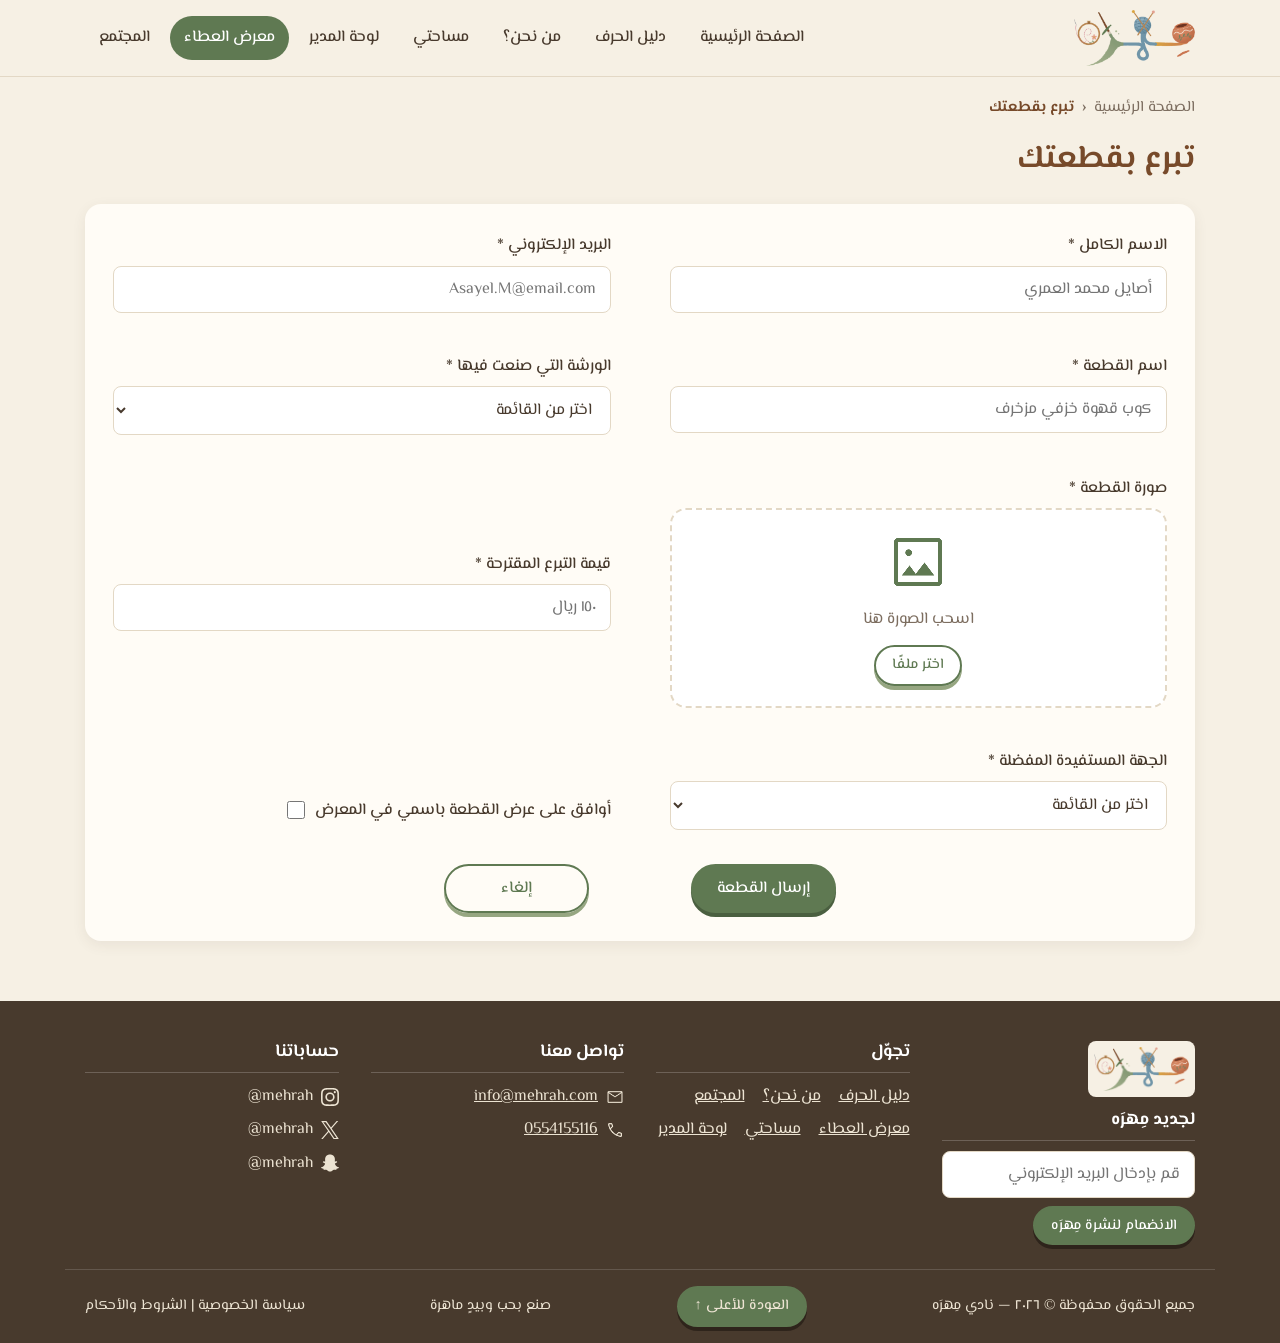
<file: donate.html>
<!DOCTYPE html>
<html lang="ar" dir="rtl">
<head>
  <meta charset="UTF-8">
  <meta name="viewport" content="width=device-width, initial-scale=1.0">
  <title>تبرع بقطعتك | مِهرَه</title>
  
  <link href="https://fonts.googleapis.com/css2?family=El+Messiri:wght@400;500;600;700&amp;display=swap" rel="stylesheet">
  <link rel="stylesheet" href="css/style.css">
  <link rel="stylesheet" href="css/theme-light.css" id="theme-css">
</head>
<body id="top">

<!-- ========     header     ========= -->

   <header class="site-header">
    <nav class="navbar" aria-label="القائمة الرئيسية">
      <a href="index.html" class="logo"><img src="images/logo.png" alt="شعار مهره"></a>
      <ul class="nav-links">
        <li><a href="index.html">الصفحة الرئيسية</a></li>
        <li><a href="offerings.html">دليل الحرف</a></li>
        <li><a href="about.html">من نحن؟</a></li>
        <li><a href="member-dashboard.html">مساحتي</a></li>
        <li><a href="manager-dashboard.html">لوحة المدير</a></li>
        <li><a href="index.html#giving-gallery" class="active" aria-current="page">معرض العطاء</a></li>
        <li><a href="community.html">المجتمع</a></li>
      </ul>
    </nav>
  </header>

  <main class="container">
    <nav class="breadcrumb" aria-label="مسار التنقل">
      <ol>
        <li><a href="index.html">الصفحة الرئيسية</a></li>
        <li aria-current="page">تبرع بقطعتك</li>
      </ol>
    </nav>
    <h1 class="page-title">تبرع بقطعتك</h1>

<div class="section donate-section">

<form class="form-box donate-form" id="donate-form"
action="#"
method="post"
enctype="multipart/form-data"
novalidate>
<div class="form-grid donate-form-grid">

<!-- الاسم الكامل -->

<div class="form-group">
<label for="donor-name">الاسم الكامل *</label>
<input
type="text"
id="donor-name"
name="donor-name"
placeholder="أصايل محمد العمري"
required>
</div>

<!-- البريد الإلكتروني -->

<div class="form-group">
<label for="donor-email">البريد الإلكتروني *</label>
<input
type="email"
id="donor-email"
name="donor-email"
placeholder="Asayel.M@email.com"
required>
</div>

<!-- اسم القطعة -->

<div class="form-group">
<label for="piece-name">اسم القطعة *</label>
<input
type="text"
id="piece-name"
name="piece-name"
placeholder="كوب قهوة خزفي مزخرف"
required>
</div>

<!-- الورشة التي صنعت فيها القطعة -->

<div class="form-group">
<label for="workshop">الورشة التي صنعت فيها *</label>
<select id="workshop" name="workshop" required>
<option value="">اختر من القائمة</option>
<option value="pottery">صناعة الفخار</option>
<option value="ceramics">الرسم على الخزف</option>
<option value="candles">صناعة الشموع</option>
</select>
</div>

<!-- صورة القطعة -->

<div class="form-group donate-photo-group">
<label for="piece-photo">صورة القطعة *</label>
<div class="donate-upload-box">
<img src="images/imagesmode.png" alt="" class="donate-upload-icon">
<p class="donate-upload-text" id="donate-upload-text">اسحب الصورة هنا</p>
<label for="piece-photo" class="btn btn-small btn-outline">اختر ملفًا</label>
<input type="file" id="piece-photo" name="piece-photo" accept="image/*" class="visually-hidden" required>
</div>
</div>

<!-- قيمة التبرع المقترحة -->

<div class="form-group donate-value-group">
<label for="donation-value">قيمة التبرع المقترحة *</label>
<input
type="number"
id="donation-value"
name="donation-value"
min="0"
placeholder="١٥٠ ريال"
required>
</div>

<!-- الجهة المستفيدة المفضلة -->

<div class="form-group">
<label for="beneficiary">الجهة المستفيدة المفضلة *</label>
<select id="beneficiary" name="beneficiary" required>
<option value="">اختر من القائمة</option>
<option value="charity">جمعية خيرية</option>
<option value="families">الأسر المحتاجة</option>
<option value="other">جهة أخرى</option>
</select>
</div>

<!-- الموافقة على عرض القطعة -->

<div class="form-group donate-checkbox-group">
<label class="donate-checkbox-label">
أوافق على عرض القطعة باسمي في المعرض
<input
type="checkbox"
id="display-in-gallery"
name="display-in-gallery"
value="yes">
</label>
</div>
</div>

<!-- أزرار النموذج -->

<div class="form-actions donate-form-actions">
<button type="submit" class="btn">
إرسال القطعة
</button>

<button type="reset" class="btn btn-outline">
إلغاء
</button>

</div>
</form>
</div>

  </main>

  <footer class="site-footer">
    <div class="footer-top">
      <div class="footer-col">
        <img src="images/logo.png" alt="شعار مِهرَه" class="footer-logo">
        <h2>لجديد مِهرَه</h2>
        <form class="newsletter">
          <label for="newsletter-email" class="visually-hidden">البريد الإلكتروني</label>
          <input type="email" id="newsletter-email" name="newsletter-email" placeholder="قم بإدخال البريد الإلكتروني">
          <button type="submit" class="btn btn-small">الانضمام لنشرة مِهرَه</button>
        </form>
      </div>

      <div class="footer-col">
        <h2>تجوّل</h2>
        <ul class="footer-links">
          <li><a href="offerings.html">دليل الحرف</a></li>
          <li><a href="about.html">من نحن؟</a></li>
          <li><a href="community.html">المجتمع</a></li>
          <li><a href="index.html#giving-gallery">معرض العطاء</a></li>
          <li><a href="member-dashboard.html">مساحتي</a></li>
          <li><a href="manager-dashboard.html">لوحة المدير</a></li>
        </ul>
      </div>

      <div class="footer-col">
        <h2>تواصل معنا</h2>
        <address>
          <p><a href="mailto:info@mehrah.com">info@mehrah.com</a> <img src="images/mail.png" alt="البريد الإلكتروني" class="footer-icon"></p>
          <p><a href="tel:0554155116">0554155116</a> <img src="images/phone.png" alt="رقم الجوال" class="footer-icon"></p>
        </address>
      </div>

      <div class="footer-col">
        <h2>حساباتنا</h2>
        <ul class="footer-social">
          <li>@mehrah <img src="images/instagram.svg" alt="Instagram" class="footer-icon"></li>
          <li>@mehrah <img src="images/x.svg" alt="X" class="footer-icon"></li>
          <li>@mehrah <img src="images/snapchat.svg" alt="Snapchat" class="footer-icon"></li>
        </ul>
      </div>
    </div>

    <div class="footer-bottom">
      <p>جميع الحقوق محفوظة &copy; ٢٠٢٦ — نادي مِهرَه</p>
      <a href="#top" class="btn btn-small">العودة للأعلى &uarr;</a>
      <p>صنع بحب وبيدٍ ماهرة</p>
      <p>سياسة الخصوصية | الشروط والأحكام</p>
    </div>
  </footer>
<script src="js/theme.js"></script>
<script src="js/donate.js"></script>
</body>
</html>
</file>
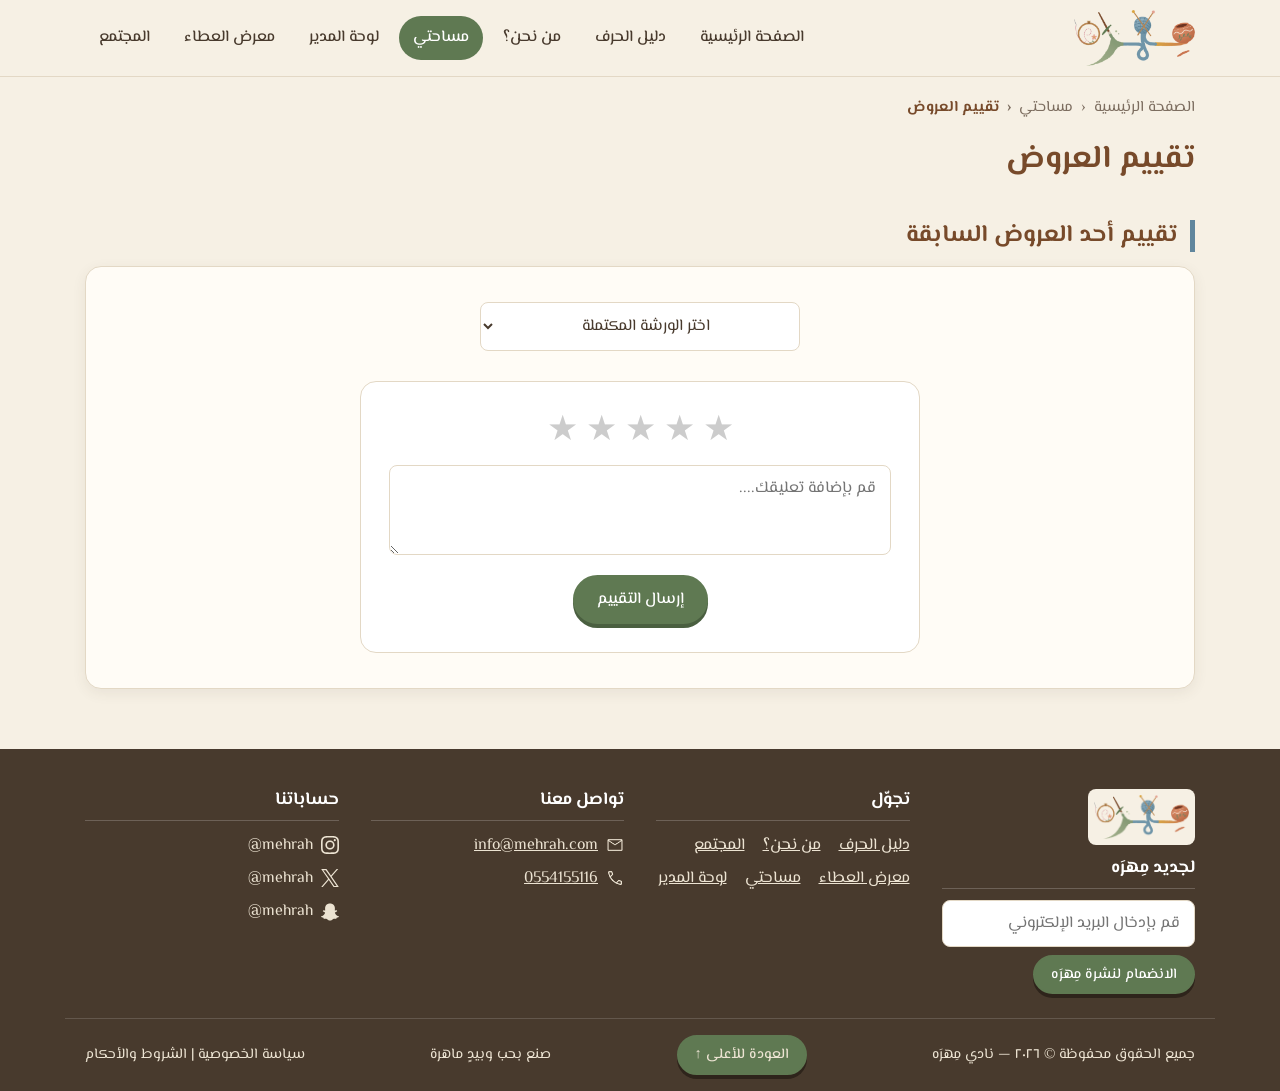
<file: evaluate-offering.html>
<!DOCTYPE html>
<html lang="ar" dir="rtl">
<head>
  <meta charset="UTF-8">
  <meta name="viewport" content="width=device-width, initial-scale=1.0">
  <title>تقييم العروض | مِهرَه</title>
 
  <link href="https://fonts.googleapis.com/css2?family=El+Messiri:wght@400;500;600;700&amp;display=swap" rel="stylesheet">
  <link rel="stylesheet" href="css/style.css">
  <link rel="stylesheet" href="css/theme-light.css" id="theme-css">
</head>
<body id="top">

<!-- ========     header     ========= -->

   <header class="site-header">
    <nav class="navbar" aria-label="القائمة الرئيسية">
      <a href="index.html" class="logo"><img src="images/logo.png" alt="شعار مهره"></a>
      <ul class="nav-links">
        <li><a href="index.html">الصفحة الرئيسية</a></li>
        <li><a href="offerings.html">دليل الحرف</a></li>
        <li><a href="about.html">من نحن؟</a></li>
        <li><a href="member-dashboard.html" class="active" aria-current="page">مساحتي</a></li>
        <li><a href="manager-dashboard.html">لوحة المدير</a></li>
        <li><a href="index.html#giving-gallery">معرض العطاء</a></li>
        <li><a href="community.html">المجتمع</a></li>
      </ul>
    </nav>

  </header>

  <main class="container">
    <nav class="breadcrumb" aria-label="مسار التنقل">
      <ol>
        <li><a href="index.html">الصفحة الرئيسية</a></li>
        <li><a href="member-dashboard.html">مساحتي</a></li>
        <li aria-current="page">تقييم العروض</li>
      </ol>
    </nav>
    <h1 class="page-title">تقييم العروض</h1>


<!-- نموذج تقييم أحد العروض السابقة -->

<section class="section">

  <h2 class="section-title">تقييم أحد العروض السابقة</h2>

  <!-- الإطار الخارجي الكبير -->

<form class="evaluation-panel" id="evaluation-form" novalidate>
    <!-- اختيار الورشة -->

    <div class="workshop-select">
      <label for="workshop" class="visually-hidden">اختر الورشة المكتملة</label>
      <select id="workshop" name="workshop" required>
        <option value="">اختر الورشة المكتملة</option>
        <option value="candles">صناعة الشموع</option>
        <option value="pottery">صناعة الفخار</option>
        <option value="ceramics">الرسم على الخزف</option>
      </select>
    </div>

    <!-- الإطار الداخلي: النجوم والتعليق والزر -->

    <div class="rating-box">

      <!-- التقييم بالنجوم -->

      <fieldset class="star-rating">
        <input type="radio" id="star5" name="rating" value="5">
        <label for="star5" title="5 نجوم">★</label>
        <input type="radio" id="star4" name="rating" value="4">
        <label for="star4" title="4 نجوم">★</label>
        <input type="radio" id="star3" name="rating" value="3">
        <label for="star3" title="3 نجوم">★</label>
        <input type="radio" id="star2" name="rating" value="2">
        <label for="star2" title="نجمتان">★</label>
        <input type="radio" id="star1" name="rating" value="1">
        <label for="star1" title="نجمة واحدة">★</label>
      </fieldset>

      <!-- التعليق -->

      <label for="evaluation-comment" class="visually-hidden">التعليق</label>
      <textarea
        id="evaluation-comment"
        name="comment"
        placeholder="قم بإضافة تعليقك...."
      ></textarea>

      <!-- زر الإرسال -->

      <div class="evaluation-actions">
        <button type="submit" class="btn">إرسال التقييم</button>
      </div>
    </div>
  </form>

</section>
  </main>

  <footer class="site-footer">
    <div class="footer-top">
      <div class="footer-col">
        <img src="images/logo.png" alt="شعار مِهرَه" class="footer-logo">
        <h2>لجديد مِهرَه</h2>
        <form class="newsletter">
          <label for="newsletter-email" class="visually-hidden">البريد الإلكتروني</label>
          <input type="email" id="newsletter-email" name="newsletter-email" placeholder="قم بإدخال البريد الإلكتروني">
          <button type="submit" class="btn btn-small">الانضمام لنشرة مِهرَه</button>
        </form>
      </div>

      <div class="footer-col">
        <h2>تجوّل</h2>
        <ul class="footer-links">
          <li><a href="offerings.html">دليل الحرف</a></li>
          <li><a href="about.html">من نحن؟</a></li>
          <li><a href="community.html">المجتمع</a></li>
          <li><a href="index.html#giving-gallery">معرض العطاء</a></li>
          <li><a href="member-dashboard.html">مساحتي</a></li>
          <li><a href="manager-dashboard.html">لوحة المدير</a></li>
        </ul>
      </div>

      <div class="footer-col">
        <h2>تواصل معنا</h2>
        <address>
          <p><a href="mailto:info@mehrah.com">info@mehrah.com</a> <img src="images/mail.png" alt="البريد الإلكتروني" class="footer-icon"></p>
          <p><a href="tel:0554155116">0554155116</a> <img src="images/phone.png" alt="رقم الجوال" class="footer-icon"></p>
        </address>
      </div>

      <div class="footer-col">
        <h2>حساباتنا</h2>
        <ul class="footer-social">
          <li>@mehrah <img src="images/instagram.svg" alt="Instagram" class="footer-icon"></li>
          <li>@mehrah <img src="images/x.svg" alt="X" class="footer-icon"></li>
          <li>@mehrah <img src="images/snapchat.svg" alt="Snapchat" class="footer-icon"></li>
        </ul>
      </div>
    </div>

    <div class="footer-bottom">
      <p>جميع الحقوق محفوظة &copy; ٢٠٢٦ — نادي مِهرَه</p>
      <a href="#top" class="btn btn-small">العودة للأعلى &uarr;</a>
      <p>صنع بحب وبيدٍ ماهرة</p>
      <p>سياسة الخصوصية | الشروط والأحكام</p>
    </div>
  </footer>
<script src="js/theme.js"></script>
<script src="js/evaluation.js"></script>
</body>
</html>
</file>
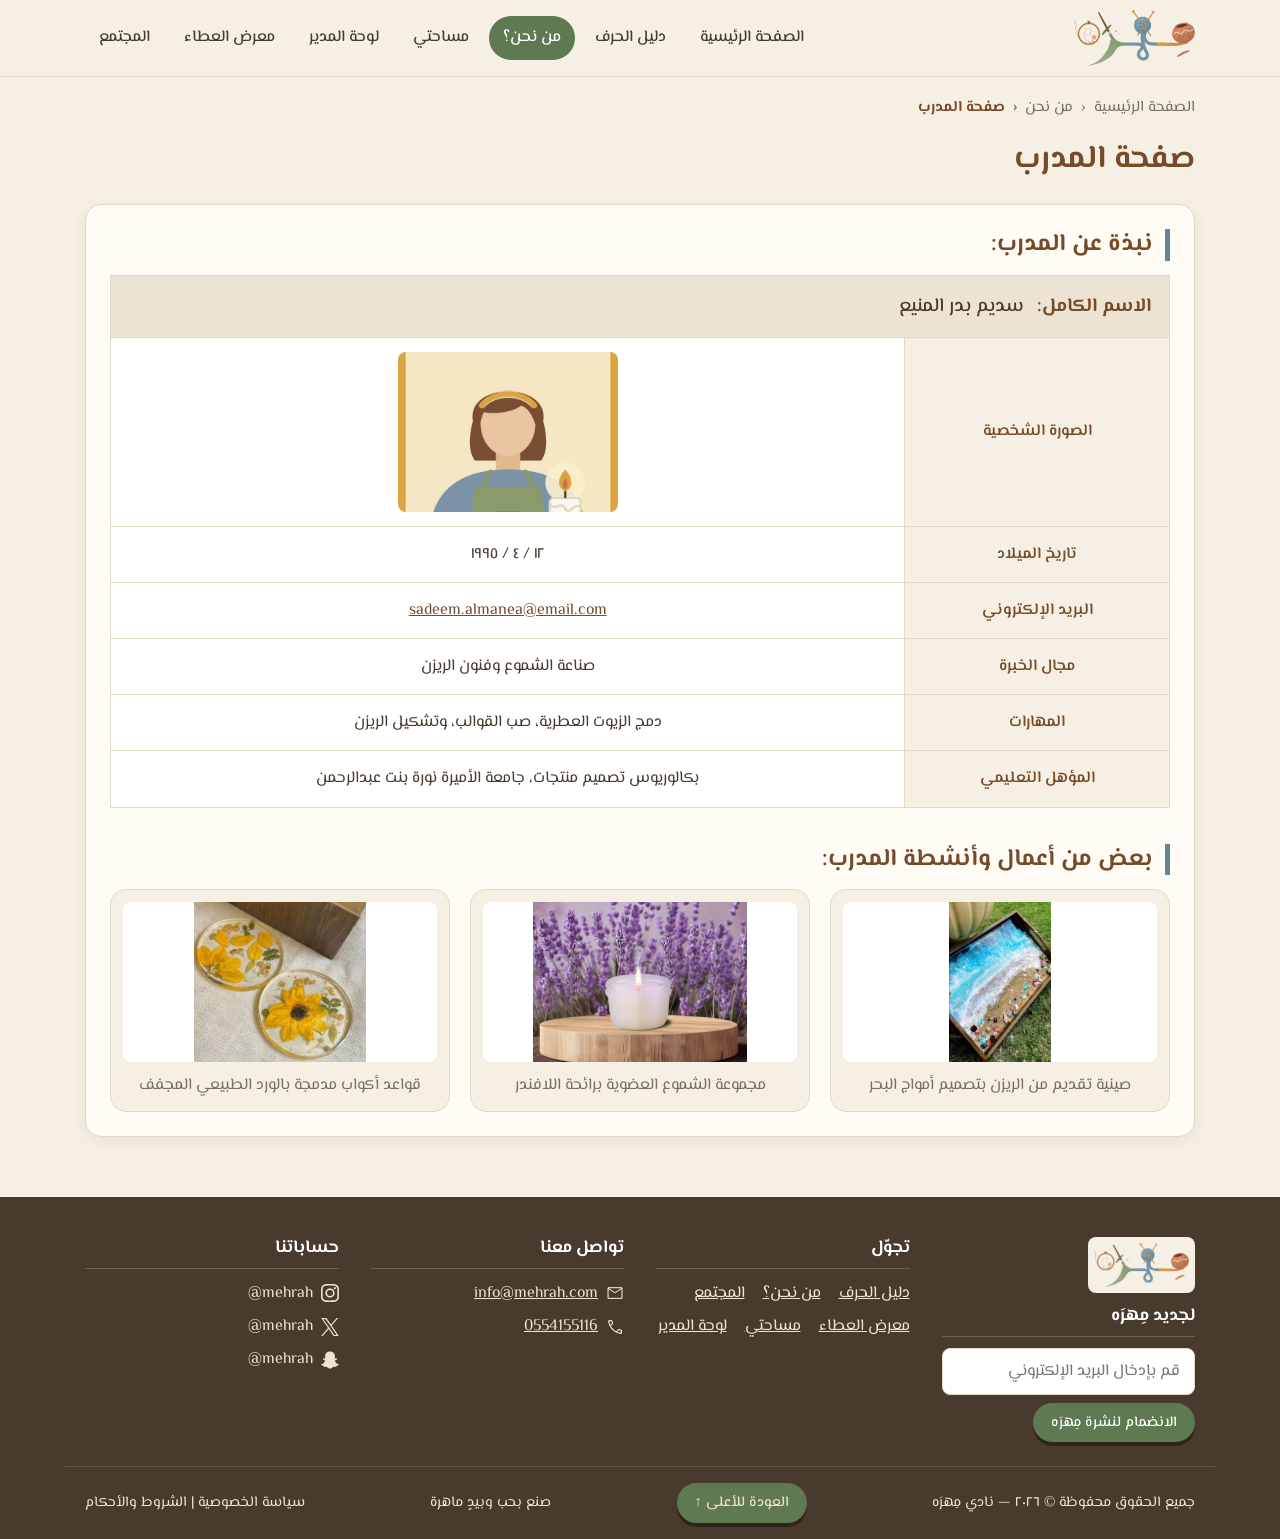
<file: instructor-profile.html>
<!DOCTYPE html>
<html lang="ar" dir="rtl">
<head>
  <meta charset="UTF-8">
  <meta name="viewport" content="width=device-width, initial-scale=1.0">
  <title>صفحة المدرب | مِهرَه</title>

  <link href="https://fonts.googleapis.com/css2?family=El+Messiri:wght@400;500;600;700&amp;display=swap" rel="stylesheet">
  <link rel="stylesheet" href="css/style.css">
  <link rel="stylesheet" href="css/theme-light.css" id="theme-css">
</head>
<body id="top">

<!-- ========     header     ========= -->
   <header class="site-header">
    <nav class="navbar" aria-label="القائمة الرئيسية">
      <a href="index.html" class="logo"><img src="images/logo.png" alt="شعار مهره"></a>
      <ul class="nav-links">
        <li><a href="index.html">الصفحة الرئيسية</a></li>
        <li><a href="offerings.html">دليل الحرف</a></li>
        <li><a href="about.html" class="active" aria-current="page">من نحن؟</a></li>
        <li><a href="member-dashboard.html">مساحتي</a></li>
        <li><a href="manager-dashboard.html">لوحة المدير</a></li>
        <li><a href="index.html#giving-gallery">معرض العطاء</a></li>
        <li><a href="community.html">المجتمع</a></li>
      </ul>
    </nav>
  </header>

  <main class="container">

    <nav class="breadcrumb" aria-label="مسار التنقل">
      <ol>
        <li><a href="index.html">الصفحة الرئيسية</a></li>
        <li><a href="about.html">من نحن</a></li>
        <li aria-current="page">صفحة المدرب</li>
      </ol>
    </nav>

    <h1 class="page-title">صفحة المدرب</h1>

<div class="profile-box">
 
      <!-- نبذة عن المدرب -->
      <section class="profile-section">
        <h2 class="section-title">نبذة عن المدرب:</h2>
 
        <table class="profile-table">
          <thead>
            <tr>
              <th colspan="2" scope="col">الاسم الكامل: <span class="profile-name">سديم بدر المنيع</span></th>
            </tr>
          </thead>
          <tbody>
            <tr>
              <th scope="row">الصورة الشخصية</th>
              <td><img src="images/instructor-sadeem.jpg" alt="المدربة سديم المنيع" class="profile-photo"></td>
            </tr>
            <tr>
              <th scope="row">تاريخ الميلاد</th>
              <td><time datetime="1995-04-12">١٢ / ٤ / ١٩٩٥</time></td>
            </tr>
            <tr>
              <th scope="row">البريد الإلكتروني</th>
              <td><a href="mailto:sadeem.almanea@email.com">sadeem.almanea@email.com</a></td>
            </tr>
            <tr>
              <th scope="row">مجال الخبرة</th>
              <td>صناعة الشموع وفنون الريزن</td>
            </tr>
            <tr>
              <th scope="row">المهارات</th>
              <td>دمج الزيوت العطرية، صب القوالب، وتشكيل الريزن</td>
            </tr>
            <tr>
              <th scope="row">المؤهل التعليمي</th>
              <td>بكالوريوس تصميم منتجات، جامعة الأميرة نورة بنت عبدالرحمن</td>
            </tr>
          </tbody>
        </table>
      </section>
 
      <!-- بعض من أعمال وأنشطة المدرب -->
      <section class="profile-section">
        <h2 class="section-title">بعض من أعمال وأنشطة المدرب:</h2>
 
        <div class="profile-works">
          <figure class="profile-work">
            <img src="images/tray.png" alt="صينية تقديم من الريزن بتصميم أمواج البحر">
            <figcaption>صينية تقديم من الريزن بتصميم أمواج البحر</figcaption>
          </figure>
 
          <figure class="profile-work">
            <img src="images/candle.png" alt="مجموعة شموع عضوية برائحة اللافندر">
            <figcaption>مجموعة الشموع العضوية برائحة اللافندر</figcaption>
          </figure>
 
          <figure class="profile-work">
            <img src="images/coaster.png" alt="قواعد أكواب من الريزن مدمجة بالورد الطبيعي المجفف">
            <figcaption>قواعد أكواب مدمجة بالورد الطبيعي المجفف</figcaption>
          </figure>
        </div>
      </section>
 
    </div>

  </main>

  <footer class="site-footer">
    <div class="footer-top">
      <div class="footer-col">
        <img src="images/logo.png" alt="شعار مِهرَه" class="footer-logo">
        <h2>لجديد مِهرَه</h2>
        <form class="newsletter">
          <label for="newsletter-email" class="visually-hidden">البريد الإلكتروني</label>
          <input type="email" id="newsletter-email" name="newsletter-email" placeholder="قم بإدخال البريد الإلكتروني">
          <button type="submit" class="btn btn-small">الانضمام لنشرة مِهرَه</button>
        </form>
      </div>

      <div class="footer-col">
        <h2>تجوّل</h2>
        <ul class="footer-links">
          <li><a href="offerings.html">دليل الحرف</a></li>
          <li><a href="about.html">من نحن؟</a></li>
          <li><a href="community.html">المجتمع</a></li>
          <li><a href="index.html#giving-gallery">معرض العطاء</a></li>
          <li><a href="member-dashboard.html">مساحتي</a></li>
          <li><a href="manager-dashboard.html">لوحة المدير</a></li>
        </ul>
      </div>

      <div class="footer-col">
        <h2>تواصل معنا</h2>
        <address>
          <p><a href="mailto:info@mehrah.com">info@mehrah.com</a> <img src="images/mail.png" alt="البريد الإلكتروني" class="footer-icon"></p>
          <p><a href="tel:0554155116">0554155116</a> <img src="images/phone.png" alt="رقم الجوال" class="footer-icon"></p>
        </address>
      </div>

      <div class="footer-col">
        <h2>حساباتنا</h2>
        <ul class="footer-social">
          <li>@mehrah <img src="images/instagram.svg" alt="Instagram" class="footer-icon"></li>
          <li>@mehrah <img src="images/x.svg" alt="X" class="footer-icon"></li>
          <li>@mehrah <img src="images/snapchat.svg" alt="Snapchat" class="footer-icon"></li>
        </ul>
      </div>
    </div>

    <div class="footer-bottom">
      <p>جميع الحقوق محفوظة &copy; ٢٠٢٦ — نادي مِهرَه</p>
      <a href="#top" class="btn btn-small">العودة للأعلى &uarr;</a>
      <p>صنع بحب وبيدٍ ماهرة</p>
      <p>سياسة الخصوصية | الشروط والأحكام</p>
    </div>
  </footer>

<script src="js/theme.js"></script>
</body>
</html>
</file>
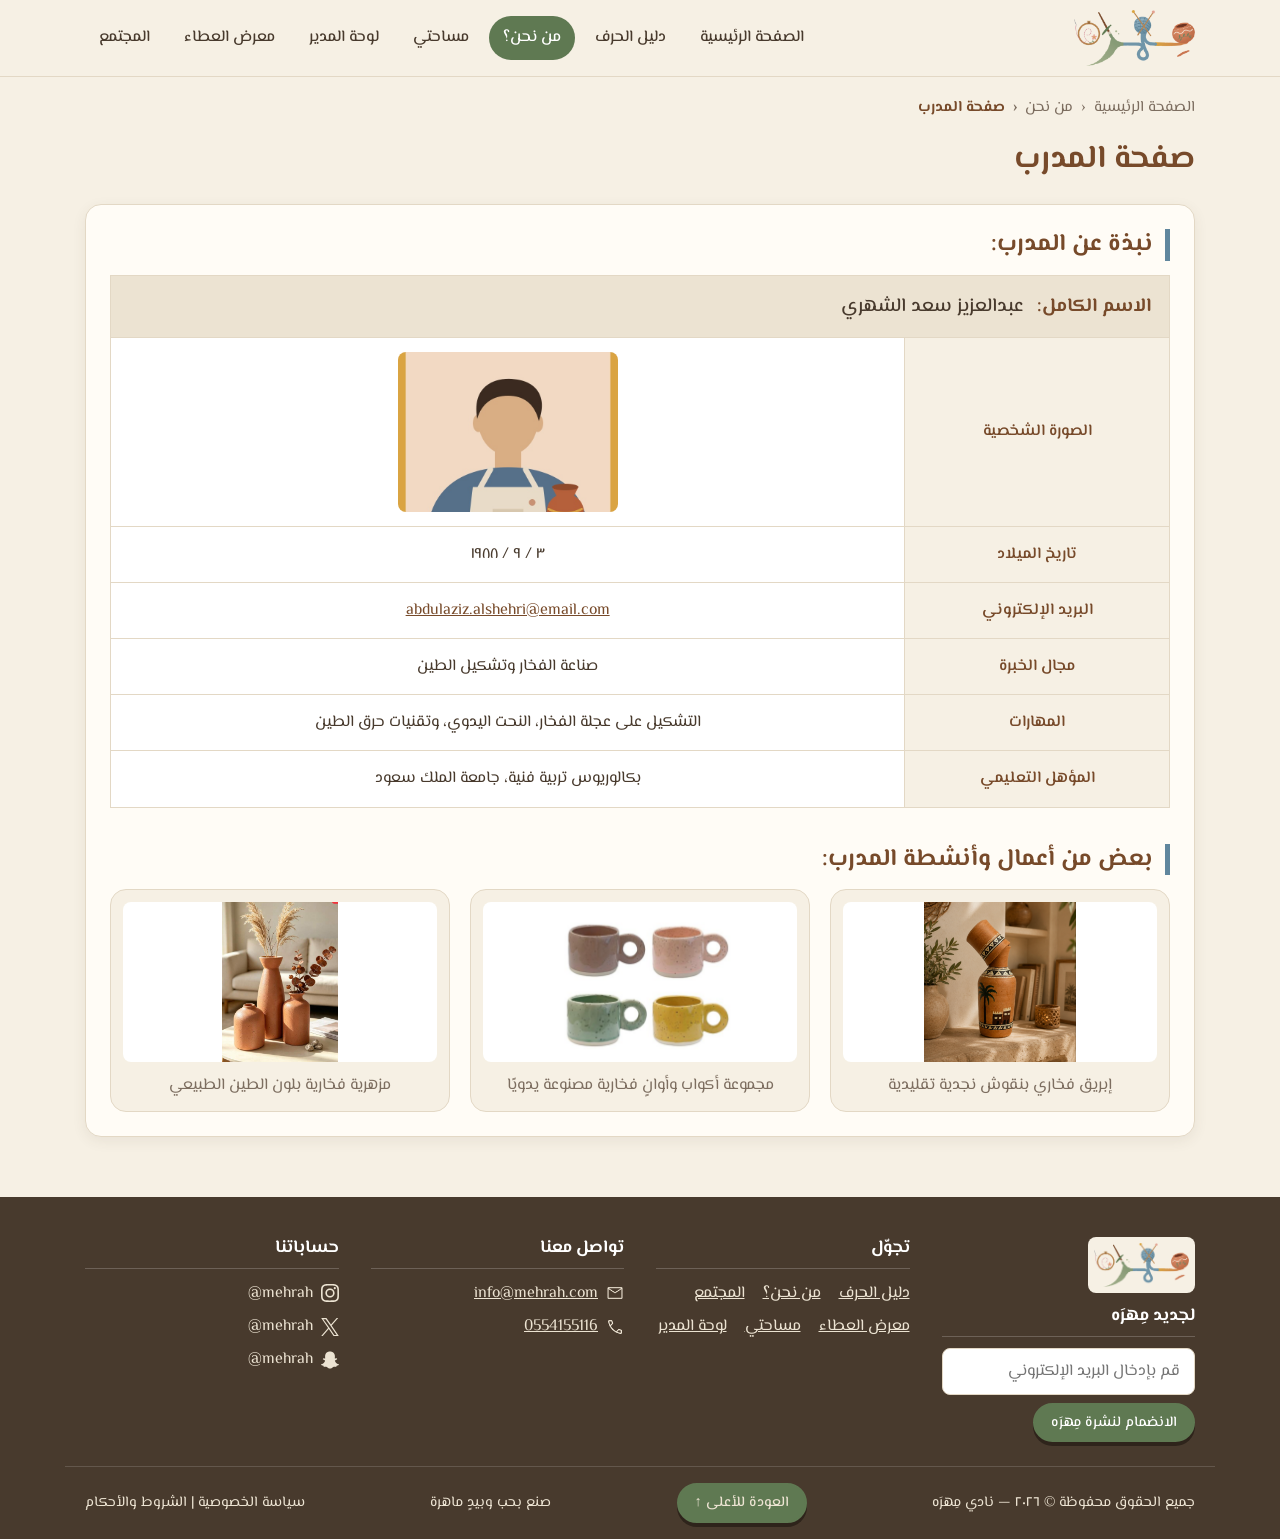
<file: instructor-profile2.html>
<!DOCTYPE html>
<html lang="ar" dir="rtl">
<head>
  <meta charset="UTF-8">
  <meta name="viewport" content="width=device-width, initial-scale=1.0">
  <title>صفحة المدرب | مِهرَه</title>

  <link href="https://fonts.googleapis.com/css2?family=El+Messiri:wght@400;500;600;700&amp;display=swap" rel="stylesheet">
  <link rel="stylesheet" href="css/style.css">
  <link rel="stylesheet" href="css/theme-light.css" id="theme-css">
</head>
<body id="top">

<!-- ========     header     ========= -->
   <header class="site-header">
    <nav class="navbar" aria-label="القائمة الرئيسية">
      <a href="index.html" class="logo"><img src="images/logo.png" alt="شعار مهره"></a>
      <ul class="nav-links">
        <li><a href="index.html">الصفحة الرئيسية</a></li>
        <li><a href="offerings.html">دليل الحرف</a></li>
        <li><a href="about.html" class="active" aria-current="page">من نحن؟</a></li>
        <li><a href="member-dashboard.html">مساحتي</a></li>
        <li><a href="manager-dashboard.html">لوحة المدير</a></li>
        <li><a href="index.html#giving-gallery">معرض العطاء</a></li>
        <li><a href="community.html">المجتمع</a></li>
      </ul>
    </nav>
  </header>

  <main class="container">

    <nav class="breadcrumb" aria-label="مسار التنقل">
      <ol>
        <li><a href="index.html">الصفحة الرئيسية</a></li>
        <li><a href="about.html">من نحن</a></li>
        <li aria-current="page">صفحة المدرب</li>
      </ol>
    </nav>

    <h1 class="page-title">صفحة المدرب</h1>

<div class="profile-box">
 
      <!-- نبذة عن المدرب -->
      <section class="profile-section">
        <h2 class="section-title">نبذة عن المدرب:</h2>
 
        <table class="profile-table">
          <thead>
            <tr>
              <th colspan="2" scope="col">الاسم الكامل: <span class="profile-name">عبدالعزيز سعد الشهري</span></th>
            </tr>
          </thead>
          <tbody>
            <tr>
              <th scope="row">الصورة الشخصية</th>
              <td><img src="images/instructor-abdulaziz.jpg" alt="المدرب عبدالعزيز الشهري" class="profile-photo"></td>
            </tr>
            <tr>
              <th scope="row">تاريخ الميلاد</th>
              <td><time datetime="1988-09-03">٣ / ٩ / ١٩٨٨</time></td>
            </tr>
            <tr>
              <th scope="row">البريد الإلكتروني</th>
              <td><a href="mailto:abdulaziz.alshehri@email.com">abdulaziz.alshehri@email.com</a></td>
            </tr>
            <tr>
              <th scope="row">مجال الخبرة</th>
              <td>صناعة الفخار وتشكيل الطين</td>
            </tr>
            <tr>
              <th scope="row">المهارات</th>
              <td>التشكيل على عجلة الفخار، النحت اليدوي، وتقنيات حرق الطين</td>
            </tr>
            <tr>
              <th scope="row">المؤهل التعليمي</th>
              <td>بكالوريوس تربية فنية، جامعة الملك سعود</td>
            </tr>
          </tbody>
        </table>
      </section>
 
      <!-- بعض من أعمال وأنشطة المدرب -->
      <section class="profile-section">
        <h2 class="section-title">بعض من أعمال وأنشطة المدرب:</h2>
 
        <div class="profile-works">
          <figure class="profile-work">
            <img src="images/abdaluziz.png" alt="إبريق فخاري بنقوش نجدية تقليدية">
            <figcaption>إبريق فخاري بنقوش نجدية تقليدية</figcaption>
          </figure>
 
          <figure class="profile-work">
            <img src="images/abdulaziz2.png" alt="مجموعة أكواب وأوانٍ فخارية مصنوعة يدويًا">
            <figcaption>مجموعة أكواب وأوانٍ فخارية مصنوعة يدويًا</figcaption>
          </figure>
 
          <figure class="profile-work">
            <img src="images/abdulaziz3.png" alt="مزهرية فخارية بلون الطين الطبيعي">
            <figcaption>مزهرية فخارية بلون الطين الطبيعي</figcaption>
          </figure>
        </div>
      </section>
 
    </div>

  </main>

  <footer class="site-footer">
    <div class="footer-top">
      <div class="footer-col">
        <img src="images/logo.png" alt="شعار مِهرَه" class="footer-logo">
        <h2>لجديد مِهرَه</h2>
        <form class="newsletter">
          <label for="newsletter-email" class="visually-hidden">البريد الإلكتروني</label>
          <input type="email" id="newsletter-email" name="newsletter-email" placeholder="قم بإدخال البريد الإلكتروني">
          <button type="submit" class="btn btn-small">الانضمام لنشرة مِهرَه</button>
        </form>
      </div>

      <div class="footer-col">
        <h2>تجوّل</h2>
        <ul class="footer-links">
          <li><a href="offerings.html">دليل الحرف</a></li>
          <li><a href="about.html">من نحن؟</a></li>
          <li><a href="community.html">المجتمع</a></li>
          <li><a href="index.html#giving-gallery">معرض العطاء</a></li>
          <li><a href="member-dashboard.html">مساحتي</a></li>
          <li><a href="manager-dashboard.html">لوحة المدير</a></li>
        </ul>
      </div>

      <div class="footer-col">
        <h2>تواصل معنا</h2>
        <address>
          <p><a href="mailto:info@mehrah.com">info@mehrah.com</a> <img src="images/mail.png" alt="البريد الإلكتروني" class="footer-icon"></p>
          <p><a href="tel:0554155116">0554155116</a> <img src="images/phone.png" alt="رقم الجوال" class="footer-icon"></p>
        </address>
      </div>

      <div class="footer-col">
        <h2>حساباتنا</h2>
        <ul class="footer-social">
          <li>@mehrah <img src="images/instagram.svg" alt="Instagram" class="footer-icon"></li>
          <li>@mehrah <img src="images/x.svg" alt="X" class="footer-icon"></li>
          <li>@mehrah <img src="images/snapchat.svg" alt="Snapchat" class="footer-icon"></li>
        </ul>
      </div>
    </div>

    <div class="footer-bottom">
      <p>جميع الحقوق محفوظة &copy; ٢٠٢٦ — نادي مِهرَه</p>
      <a href="#top" class="btn btn-small">العودة للأعلى &uarr;</a>
      <p>صنع بحب وبيدٍ ماهرة</p>
      <p>سياسة الخصوصية | الشروط والأحكام</p>
    </div>
  </footer>

<script src="js/theme.js"></script>
</body>
</html>
</file>
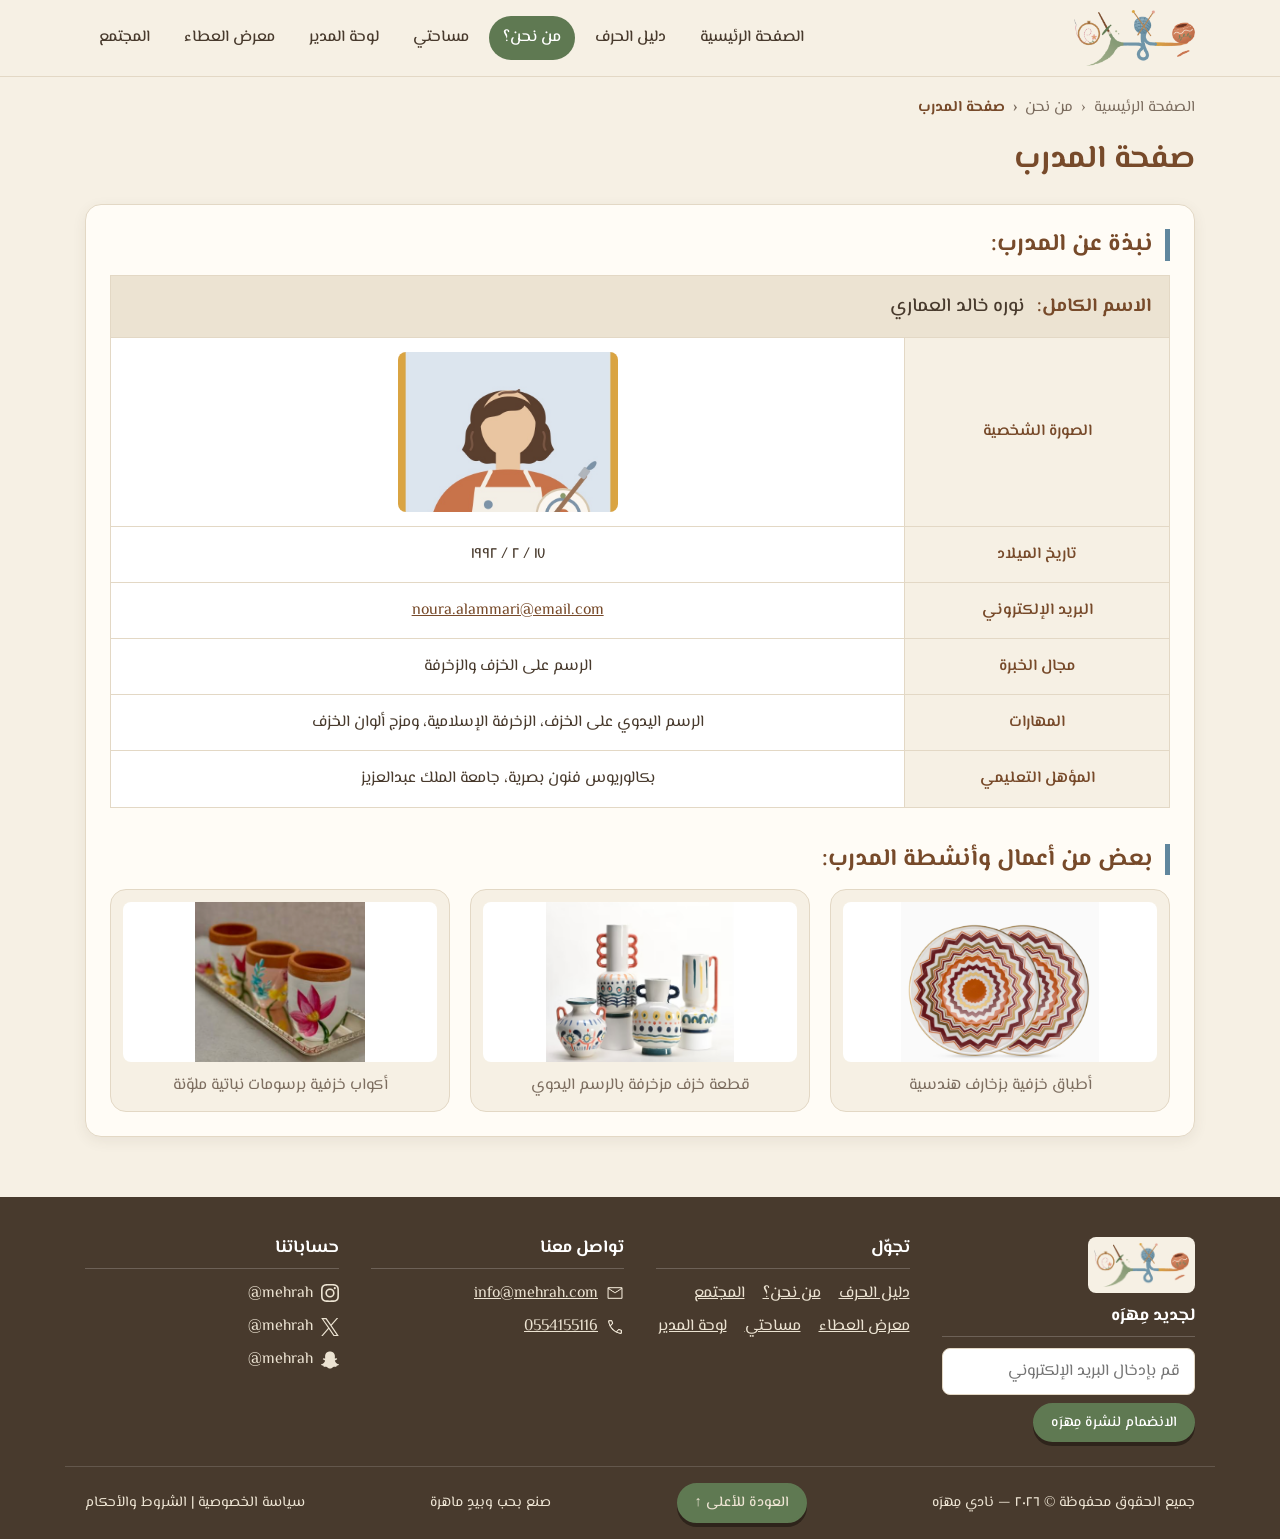
<file: instructor-profile3.html>
<!DOCTYPE html>
<html lang="ar" dir="rtl">
<head>
  <meta charset="UTF-8">
  <meta name="viewport" content="width=device-width, initial-scale=1.0">
  <title>صفحة المدرب | مِهرَه</title>

  <link href="https://fonts.googleapis.com/css2?family=El+Messiri:wght@400;500;600;700&amp;display=swap" rel="stylesheet">
  <link rel="stylesheet" href="css/style.css">
  <link rel="stylesheet" href="css/theme-light.css" id="theme-css">
</head>
<body id="top">

    <!-- ========     header     ========= -->
  <header class="site-header">
    <nav class="navbar" aria-label="القائمة الرئيسية">
      <a href="index.html" class="logo"><img src="images/logo.png" alt="شعار مهره"></a>
      <ul class="nav-links">
        <li><a href="index.html">الصفحة الرئيسية</a></li>
        <li><a href="offerings.html">دليل الحرف</a></li>
        <li><a href="about.html" class="active" aria-current="page">من نحن؟</a></li>
        <li><a href="member-dashboard.html">مساحتي</a></li>
        <li><a href="manager-dashboard.html">لوحة المدير</a></li>
        <li><a href="index.html#giving-gallery">معرض العطاء</a></li>
        <li><a href="community.html">المجتمع</a></li>
      </ul>
    </nav>
  </header>

  <main class="container">

    <nav class="breadcrumb" aria-label="مسار التنقل">
      <ol>
        <li><a href="index.html">الصفحة الرئيسية</a></li>
        <li><a href="about.html">من نحن</a></li>
        <li aria-current="page">صفحة المدرب</li>
      </ol>
    </nav>

    <h1 class="page-title">صفحة المدرب</h1>
  
   <div class="profile-box">
 
      <!-- نبذة عن المدرب -->
      <section class="profile-section">
        <h2 class="section-title">نبذة عن المدرب:</h2>
 
        <table class="profile-table">
          <thead>
            <tr>
              <th colspan="2" scope="col">الاسم الكامل: <span class="profile-name">نوره خالد العماري</span></th>
            </tr>
          </thead>
          <tbody>
            <tr>
              <th scope="row">الصورة الشخصية</th>
              <td><img src="images/instructor-noura.jpg" alt="المدربة نوره العماري" class="profile-photo"></td>
            </tr>
            <tr>
              <th scope="row">تاريخ الميلاد</th>
              <td><time datetime="1992-02-17">١٧ / ٢ / ١٩٩٢</time></td>
            </tr>
            <tr>
              <th scope="row">البريد الإلكتروني</th>
              <td><a href="mailto:noura.alammari@email.com">noura.alammari@email.com</a></td>
            </tr>
            <tr>
              <th scope="row">مجال الخبرة</th>
              <td>الرسم على الخزف والزخرفة</td>
            </tr>
            <tr>
              <th scope="row">المهارات</th>
              <td>الرسم اليدوي على الخزف، الزخرفة الإسلامية، ومزج ألوان الخزف</td>
            </tr>
            <tr>
              <th scope="row">المؤهل التعليمي</th>
              <td>بكالوريوس فنون بصرية، جامعة الملك عبدالعزيز</td>
            </tr>
          </tbody>
        </table>
      </section>
 
      <!-- بعض من أعمال وأنشطة المدرب -->
      <section class="profile-section">
        <h2 class="section-title">بعض من أعمال وأنشطة المدرب:</h2>
 
        <div class="profile-works">
          <figure class="profile-work">
            <img src="images/nora1.png" alt="أطباق خزفية بزخارف هندسية">
            <figcaption>أطباق خزفية بزخارف هندسية</figcaption>
          </figure>
 
          <figure class="profile-work">
            <img src="images/drawing.png" alt="قطعة خزف مزخرفة بالرسم اليدوي">
            <figcaption>قطعة خزف مزخرفة بالرسم اليدوي</figcaption>
          </figure>
 
          <figure class="profile-work">
            <img src="images/nora3.png" alt="أكواب خزفية برسومات نباتية ملوّنة">
            <figcaption>أكواب خزفية برسومات نباتية ملوّنة</figcaption>
          </figure>
        </div>
      </section>
 
    </div>
 
  </main>

  <!-- ========     footer     ========= -->
  <footer class="site-footer">
    <div class="footer-top">
      <div class="footer-col">
        <img src="images/logo.png" alt="شعار مِهرَه" class="footer-logo">
        <h2>لجديد مِهرَه</h2>
        <form class="newsletter">
          <label for="newsletter-email" class="visually-hidden">البريد الإلكتروني</label>
          <input type="email" id="newsletter-email" name="newsletter-email" placeholder="قم بإدخال البريد الإلكتروني">
          <button type="submit" class="btn btn-small">الانضمام لنشرة مِهرَه</button>
        </form>
      </div>

      <div class="footer-col">
        <h2>تجوّل</h2>
        <ul class="footer-links">
          <li><a href="offerings.html">دليل الحرف</a></li>
          <li><a href="about.html">من نحن؟</a></li>
          <li><a href="community.html">المجتمع</a></li>
          <li><a href="index.html#giving-gallery">معرض العطاء</a></li>
          <li><a href="member-dashboard.html">مساحتي</a></li>
          <li><a href="manager-dashboard.html">لوحة المدير</a></li>
        </ul>
      </div>

      <div class="footer-col">
        <h2>تواصل معنا</h2>
        <address>
          <p><a href="mailto:info@mehrah.com">info@mehrah.com</a> <img src="images/mail.png" alt="البريد الإلكتروني" class="footer-icon"></p>
          <p><a href="tel:0554155116">0554155116</a> <img src="images/phone.png" alt="رقم الجوال" class="footer-icon"></p>
        </address>
      </div>

      <div class="footer-col">
        <h2>حساباتنا</h2>
        <ul class="footer-social">
          <li>@mehrah <img src="images/instagram.svg" alt="Instagram" class="footer-icon"></li>
          <li>@mehrah <img src="images/x.svg" alt="X" class="footer-icon"></li>
          <li>@mehrah <img src="images/snapchat.svg" alt="Snapchat" class="footer-icon"></li>
        </ul>
      </div>
    </div>

    <div class="footer-bottom">
      <p>جميع الحقوق محفوظة &copy; ٢٠٢٦ — نادي مِهرَه</p>
      <a href="#top" class="btn btn-small">العودة للأعلى &uarr;</a>
      <p>صنع بحب وبيدٍ ماهرة</p>
      <p>سياسة الخصوصية | الشروط والأحكام</p>
    </div>
  </footer>

<script src="js/theme.js"></script>
</body>
</html>
</file>
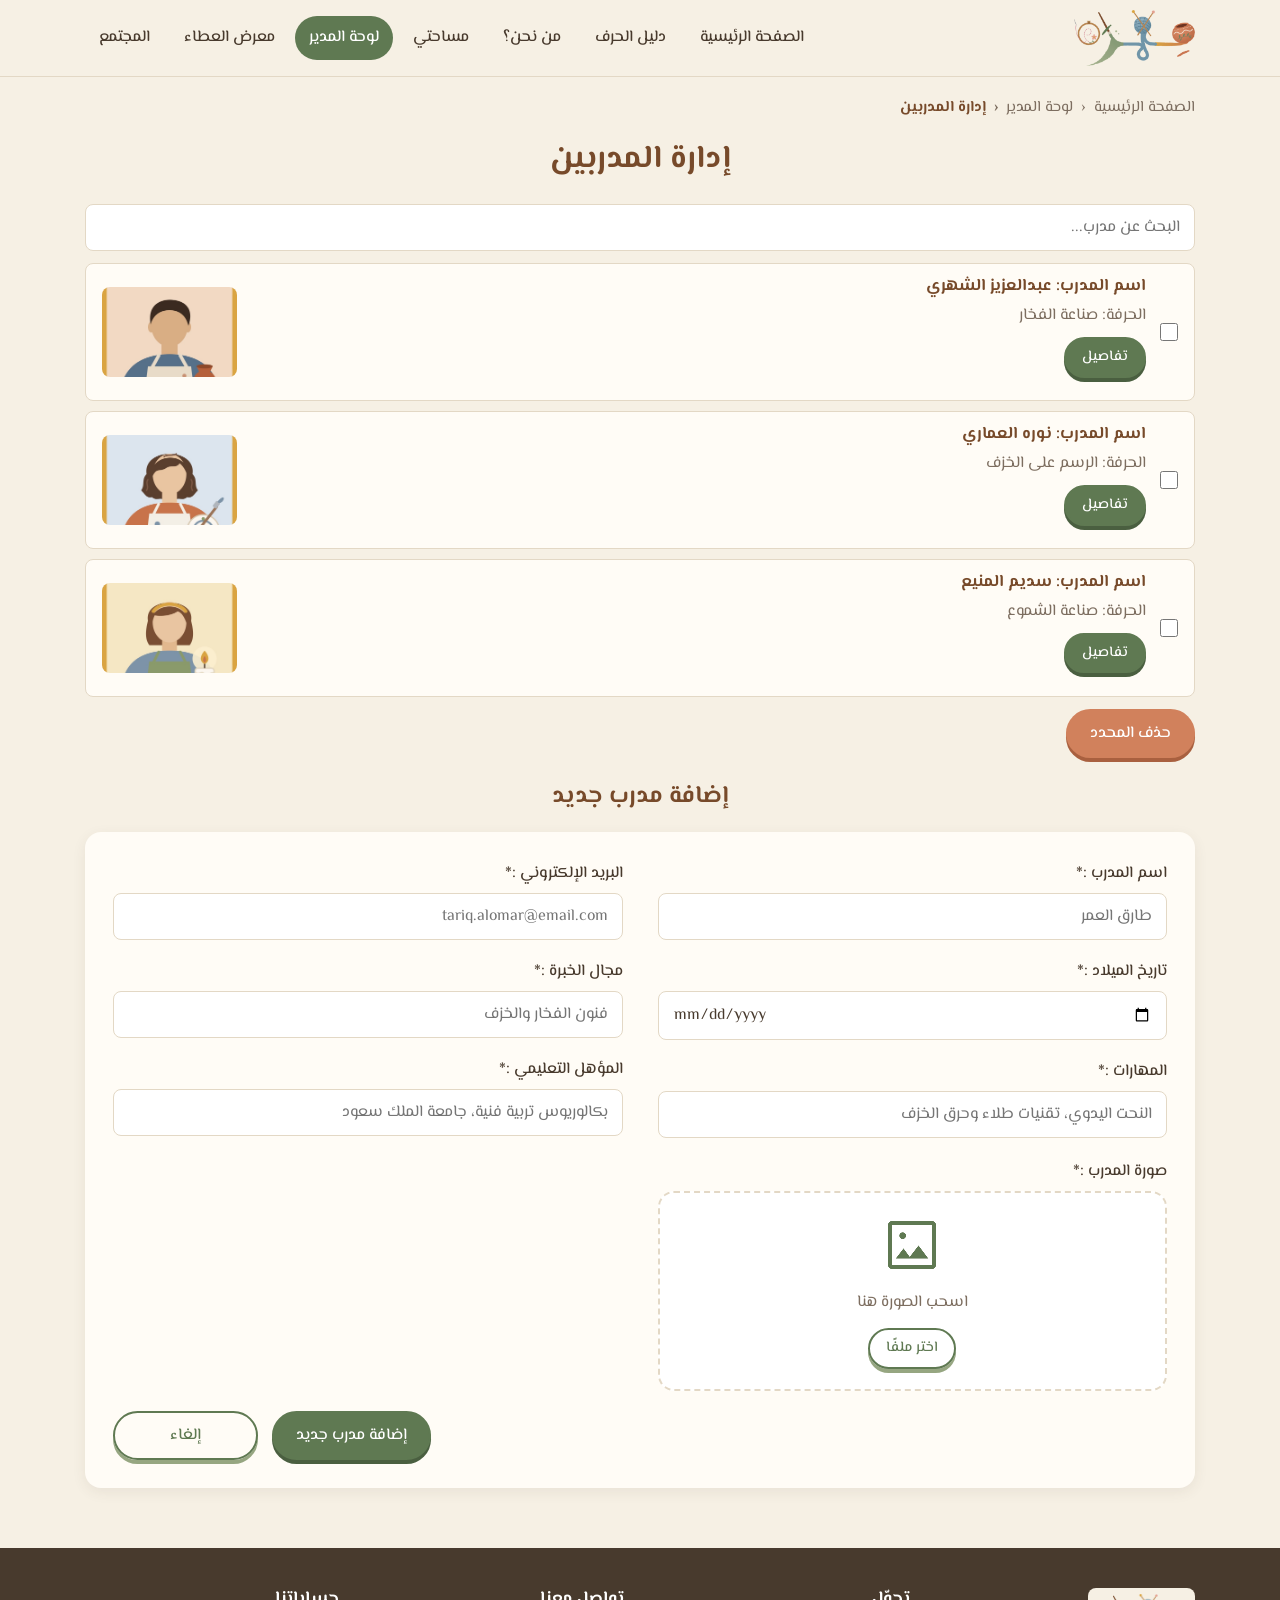
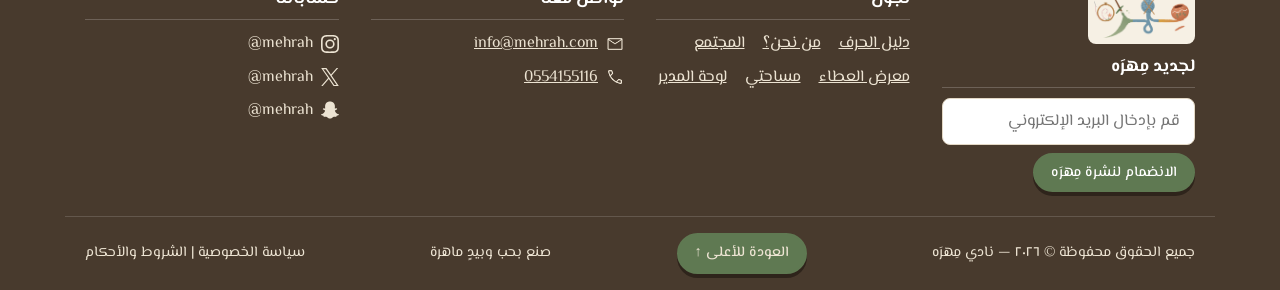
<file: manage-instructors.html>
<!DOCTYPE html>
<html lang="ar" dir="rtl">
<head>
  <meta charset="UTF-8">
  <meta name="viewport" content="width=device-width, initial-scale=1.0">
  <title>إدارة المدربين | مِهرَه</title>
  
  <link href="https://fonts.googleapis.com/css2?family=El+Messiri:wght@400;500;600;700&amp;display=swap" rel="stylesheet">
  <link rel="stylesheet" href="css/style.css">
  <link rel="stylesheet" href="css/theme-light.css" id="theme-css">
</head>
<body id="top">

<!-- ========     header     ========= -->

   <header class="site-header">
    <nav class="navbar" aria-label="القائمة الرئيسية">
      <a href="index.html" class="logo"><img src="images/logo.png" alt="شعار مهره"></a>
      <ul class="nav-links">
        <li><a href="index.html">الصفحة الرئيسية</a></li>
        <li><a href="offerings.html">دليل الحرف</a></li>
        <li><a href="about.html">من نحن؟</a></li>
        <li><a href="member-dashboard.html">مساحتي</a></li>
        <li><a href="manager-dashboard.html" class="active" aria-current="page">لوحة المدير</a></li>
        <li><a href="index.html#giving-gallery">معرض العطاء</a></li>
        <li><a href="community.html">المجتمع</a></li>
      </ul>
    </nav>
  </header>

  <main class="container">
    <nav class="breadcrumb" aria-label="مسار التنقل">
      <ol>
        <li><a href="index.html">الصفحة الرئيسية</a></li>
        <li><a href="manager-dashboard.html">لوحة المدير</a></li>
        <li aria-current="page">إدارة المدربين</li>
      </ol>
    </nav>

<!-- ========== قسم عرض المدربين ========== -->

<section class="instructors-section">
    <h1 class="page-title instructors-title">إدارة المدربين</h1>

<!-- نموذج تحديد المدربين للحذف -->
<form action="#" method="get" id="delete-instructors-form">
<!-- البحث عن مدرب -->

<div class="instructors-search">
<label for="instructor-search" class="visually-hidden">
البحث عن مدرب
</label>

<input
type="search"
id="instructor-search"
name="search"
placeholder="البحث عن مدرب...">
</div>

<!-- قائمة المدربين -->
 
<div class="instructors-list">

<!-- المدرب الأول -->

<article class="instructor-card">
<input
type="checkbox"
class="instructor-select"
name="selected-instructors"
value="abdulaziz"
aria-label="تحديد عبدالعزيز الشهري">

<div class="instructor-info">
<h2>اسم المدرب: عبدالعزيز الشهري</h2>
<p>الحرفة: صناعة الفخار</p>
<a href="instructor-profile2.html" class="btn btn-small">
تفاصيل
</a>

</div>

<img
src="images/instructor-abdulaziz.jpg"
alt="المدرب عبدالعزيز الشهري"
class="instructor-img">
</article>

<!-- المدربة الثانية -->
<article class="instructor-card">
<input
type="checkbox"
class="instructor-select"
name="selected-instructors"
value="noura"
aria-label="تحديد نوره العماري">

<div class="instructor-info">
<h2>اسم المدرب: نوره العماري</h2>
<p>الحرفة: الرسم على الخزف</p>
<a href="instructor-profile3.html" class="btn btn-small">
تفاصيل
</a>

</div>

<img
src="images/instructor-noura.jpg"
alt="المدربة نوره العماري"
class="instructor-img">
</article>

<!-- المدربة الثالثة -->
<article class="instructor-card">
<input
type="checkbox"
class="instructor-select"
name="selected-instructors"
value="sadeem"
aria-label="تحديد سديم المنيع">

<div class="instructor-info">
<h2>اسم المدرب: سديم المنيع</h2>
<p>الحرفة: صناعة الشموع</p>
<a href="instructor-profile.html" class="btn btn-small">
تفاصيل
</a>
</div>

<img
src="images/instructor-sadeem.jpg"
alt="المدربة سديم المنيع"
class="instructor-img">
</article>

</div>

<!-- زر حذف المحدد -->
<div class="instructor-delete-row">
<button type="submit" class="btn instructor-delete-btn">
حذف المحدد
</button>
</div>

</form>
</section>

<!-- ========== قسم إضافة مدرب جديد ========== -->

<section class="add-instructor-section">
<!-- عنوان القسم -->
<div class="instructor-section-header">
<h2>إضافة مدرب جديد</h2>
</div>

<!-- نموذج إضافة مدرب جديد -->
<form
class="form-box add-instructor-form"
action="#"
method="post"
enctype="multipart/form-data"
novalidate>
<div class="instructor-form-grid">

<!-- العمود الأيمن -->

<div class="instructor-form-column">
<!-- اسم المدرب -->
<div class="form-group">
<label for="instructor-name">اسم المدرب :*</label>
<input type="text" id="instructor-name" name="name" placeholder="طارق العمر" required>
</div>

<!-- تاريخ الميلاد -->
<div class="form-group">
<label for="instructor-dob">تاريخ الميلاد :*</label>
<input
type="date"
id="instructor-dob"
name="dob"
required>
</div>

<!-- المهارات -->
<div class="form-group">
<label for="instructor-skills">المهارات :*</label>
<input type="text" id="instructor-skills" name="skills" placeholder="النحت اليدوي، تقنيات طلاء وحرق الخزف" required>
</div>

<!-- صورة المدرب -->
<div class="form-group instructor-photo-group">
<label for="instructor-photo">صورة المدرب :*</label>
<div class="instructor-upload-box">
<img src="images/imagesmode.png" alt="" class="instructor-upload-icon">
<p class="instructor-upload-text">اسحب الصورة هنا</p>
<label for="instructor-photo" class="btn btn-small btn-outline">اختر ملفًا</label>
<input
type="file"
id="instructor-photo"
name="photo"
accept="image/*"
class="visually-hidden"
required>
</div>
</div>
</div>

<!-- العمود الأيسر -->
<div class="instructor-form-column">

<!-- البريد الإلكتروني -->

<div class="form-group">
<label for="instructor-email">البريد الإلكتروني :*</label>
<input type="email" id="instructor-email" name="email" placeholder="tariq.alomar@email.com" required>
</div>

<!-- مجال الخبرة -->

<div class="form-group">
<label for="instructor-expertise">مجال الخبرة :*</label>
<input type="text" id="instructor-expertise" name="expertise" placeholder="فنون الفخار والخزف" required>
</div>

<!-- المؤهل التعليمي -->

<div class="form-group">
<label for="instructor-education">المؤهل التعليمي :*</label>
<input type="text" id="instructor-education" name="education" placeholder="بكالوريوس تربية فنية، جامعة الملك سعود" required>
</div>
</div>
</div>

<!-- أزرار إضافة المدرب وإلغاء -->

<div class="form-actions instructor-form-actions">
<button type="submit" class="btn">
إضافة مدرب جديد
</button>

<button type="reset" class="btn btn-outline">
إلغاء
</button>

</div>
</form>
</section>

  </main>

  <footer class="site-footer">
    <div class="footer-top">
      <div class="footer-col">
        <img src="images/logo.png" alt="شعار مِهرَه" class="footer-logo">
        <h2>لجديد مِهرَه</h2>
        <form class="newsletter">
          <label for="newsletter-email" class="visually-hidden">البريد الإلكتروني</label>
          <input type="email" id="newsletter-email" name="newsletter-email" placeholder="قم بإدخال البريد الإلكتروني">
          <button type="submit" class="btn btn-small">الانضمام لنشرة مِهرَه</button>
        </form>
      </div>

      <div class="footer-col">
        <h2>تجوّل</h2>
        <ul class="footer-links">
          <li><a href="offerings.html">دليل الحرف</a></li>
          <li><a href="about.html">من نحن؟</a></li>
          <li><a href="community.html">المجتمع</a></li>
          <li><a href="index.html#giving-gallery">معرض العطاء</a></li>
          <li><a href="member-dashboard.html">مساحتي</a></li>
          <li><a href="manager-dashboard.html">لوحة المدير</a></li>
        </ul>
      </div>

      <div class="footer-col">
        <h2>تواصل معنا</h2>
        <address>
          <p><a href="mailto:info@mehrah.com">info@mehrah.com</a> <img src="images/mail.png" alt="البريد الإلكتروني" class="footer-icon"></p>
          <p><a href="tel:0554155116">0554155116</a> <img src="images/phone.png" alt="رقم الجوال" class="footer-icon"></p>
        </address>
      </div>

      <div class="footer-col">
        <h2>حساباتنا</h2>
        <ul class="footer-social">
          <li>@mehrah <img src="images/instagram.svg" alt="Instagram" class="footer-icon"></li>
          <li>@mehrah <img src="images/x.svg" alt="X" class="footer-icon"></li>
          <li>@mehrah <img src="images/snapchat.svg" alt="Snapchat" class="footer-icon"></li>
        </ul>
      </div>
    </div>

    <div class="footer-bottom">
      <p>جميع الحقوق محفوظة &copy; ٢٠٢٦ — نادي مِهرَه</p>
      <a href="#top" class="btn btn-small">العودة للأعلى &uarr;</a>
      <p>صنع بحب وبيدٍ ماهرة</p>
      <p>سياسة الخصوصية | الشروط والأحكام</p>
    </div>
  </footer>
<script src="js/theme.js"></script>
<script src="js/manage-instructors.js"></script>
</body>

</html>
</file>
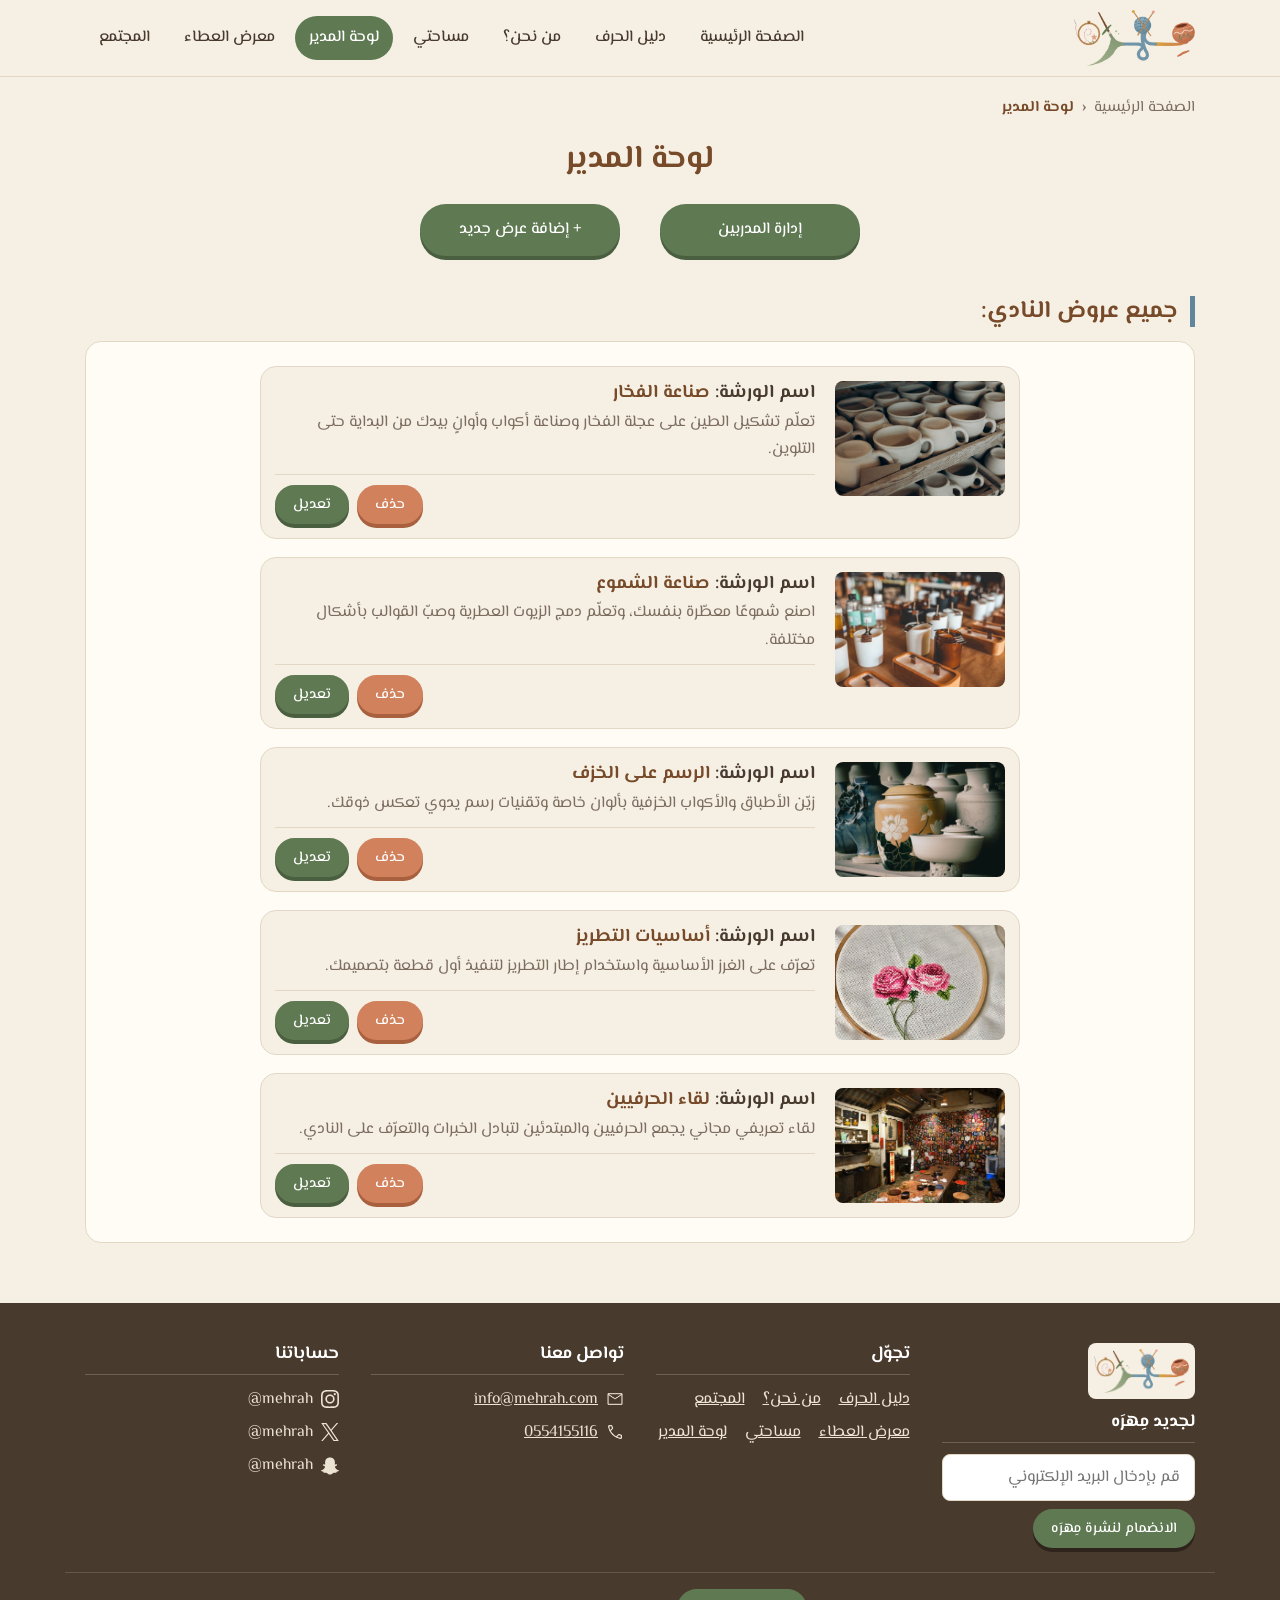
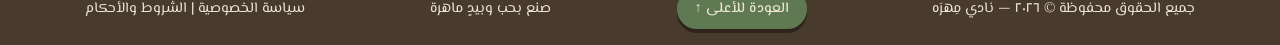
<file: manager-dashboard.html>
<!DOCTYPE html>
<html lang="ar" dir="rtl">
<head>
  <meta charset="UTF-8">
  <meta name="viewport" content="width=device-width, initial-scale=1.0">
  <title>لوحة المدير | مِهرَه</title>
 
  <link href="https://fonts.googleapis.com/css2?family=El+Messiri:wght@400;500;600;700&amp;display=swap" rel="stylesheet">
  <link rel="stylesheet" href="css/style.css">
  <link rel="stylesheet" href="css/theme-light.css" id="theme-css">
</head>
<body id="top">

<!-- ========     header     ========= -->

   <header class="site-header">
    <nav class="navbar" aria-label="القائمة الرئيسية">
      <a href="index.html" class="logo"><img src="images/logo.png" alt="شعار مهره"></a>
      <ul class="nav-links">
        <li><a href="index.html">الصفحة الرئيسية</a></li>
        <li><a href="offerings.html">دليل الحرف</a></li>
        <li><a href="about.html">من نحن؟</a></li>
        <li><a href="member-dashboard.html">مساحتي</a></li>
        <li><a href="manager-dashboard.html" class="active" aria-current="page">لوحة المدير</a></li>
        <li><a href="index.html#giving-gallery">معرض العطاء</a></li>
        <li><a href="community.html">المجتمع</a></li>
      </ul>
    </nav>
  </header>
  <main class="container">
    <nav class="breadcrumb" aria-label="مسار التنقل">
      <ol>
        <li><a href="index.html">الصفحة الرئيسية</a></li>
        <li aria-current="page">لوحة المدير</li>
      </ol>
    </nav>
    <h1 class="page-title manager-title">لوحة المدير</h1>

    <!-- روابط لوحة المدير (Flexbox) -->

    <div class="manager-actions">
      <a href="manage-instructors.html" class="btn manager-action-btn">إدارة المدربين</a>
      <a href="add-offering.html" class="btn manager-action-btn">+ إضافة عرض جديد</a>
    </div>

    <!-- قائمة جميع عروض النادي -->

    <section class="section">
      <h2 class="section-title">جميع عروض النادي:</h2>
      <ul class="manager-offers-list" id="offers-list">
        <li class="manager-offer-card">
          <img src="images/pottery.jpg" alt="قطع فخارية مصنوعة يدويًا" class="manager-offer-img">
          <div class="manager-offer-info">
            <h3><span class="manager-offer-label">اسم الورشة:</span> صناعة الفخار</h3>
            <p>تعلّم تشكيل الطين على عجلة الفخار وصناعة أكواب وأوانٍ بيدك من البداية حتى التلوين.</p>
            <div class="manager-offer-buttons">
              <button type="button" class="btn btn-small manager-delete-btn">حذف</button>
              <button type="button" class="btn btn-small">تعديل</button>
            </div>
          </div>
        </li>

        <li class="manager-offer-card">
          <img src="images/candles.jpg" alt="شموع معطّرة مصنوعة يدويًا" class="manager-offer-img">
          <div class="manager-offer-info">
            <h3><span class="manager-offer-label">اسم الورشة:</span> صناعة الشموع</h3>
            <p>اصنع شموعًا معطّرة بنفسك، وتعلّم دمج الزيوت العطرية وصبّ القوالب بأشكال مختلفة.</p>
            <div class="manager-offer-buttons">
              <button type="button" class="btn btn-small manager-delete-btn">حذف</button>
              <button type="button" class="btn btn-small">تعديل</button>
            </div>
          </div>
        </li>

        <li class="manager-offer-card">
          <img src="images/ceramic-painting.jpg" alt="قطعة خزف مزخرفة بالرسم اليدوي" class="manager-offer-img">
          <div class="manager-offer-info">
            <h3><span class="manager-offer-label">اسم الورشة:</span> الرسم على الخزف</h3>
            <p>زيّن الأطباق والأكواب الخزفية بألوان خاصة وتقنيات رسم يدوي تعكس ذوقك.</p>
            <div class="manager-offer-buttons">
              <button type="button" class="btn btn-small manager-delete-btn">حذف</button>
              <button type="button" class="btn btn-small">تعديل</button>
            </div>
          </div>
        </li>

        <li class="manager-offer-card">
          <img src="images/embrodry.png" alt="قطعة قماش مطرّزة على إطار تطريز" class="manager-offer-img">
          <div class="manager-offer-info">
            <h3><span class="manager-offer-label">اسم الورشة:</span> أساسيات التطريز</h3>
            <p>تعرّف على الغرز الأساسية واستخدام إطار التطريز لتنفيذ أول قطعة بتصميمك.</p>
            <div class="manager-offer-buttons">
              <button type="button" class="btn btn-small manager-delete-btn">حذف</button>
              <button type="button" class="btn btn-small">تعديل</button>
            </div>
          </div>
        </li>

        <li class="manager-offer-card">
          <img src="images/artisans-meetup.jpg" alt="ورشة حرفية فيها أعمال يدوية متنوعة" class="manager-offer-img">
          <div class="manager-offer-info">
            <h3><span class="manager-offer-label">اسم الورشة:</span> لقاء الحرفيين</h3>
            <p>لقاء تعريفي مجاني يجمع الحرفيين والمبتدئين لتبادل الخبرات والتعرّف على النادي.</p>
            <div class="manager-offer-buttons">
              <button type="button" class="btn btn-small manager-delete-btn">حذف</button>
              <button type="button" class="btn btn-small">تعديل</button>
            </div>
          </div>
        </li>
      </ul>
    </section>
  </main>

  <footer class="site-footer">
    <div class="footer-top">
      <div class="footer-col">
        <img src="images/logo.png" alt="شعار مِهرَه" class="footer-logo">
        <h2>لجديد مِهرَه</h2>
        <form class="newsletter">
          <label for="newsletter-email" class="visually-hidden">البريد الإلكتروني</label>
          <input type="email" id="newsletter-email" name="newsletter-email" placeholder="قم بإدخال البريد الإلكتروني">
          <button type="submit" class="btn btn-small">الانضمام لنشرة مِهرَه</button>
        </form>
      </div>

      <div class="footer-col">
        <h2>تجوّل</h2>
        <ul class="footer-links">
          <li><a href="offerings.html">دليل الحرف</a></li>
          <li><a href="about.html">من نحن؟</a></li>
          <li><a href="community.html">المجتمع</a></li>
          <li><a href="index.html#giving-gallery">معرض العطاء</a></li>
          <li><a href="member-dashboard.html">مساحتي</a></li>
          <li><a href="manager-dashboard.html">لوحة المدير</a></li>
        </ul>
      </div>

      <div class="footer-col">
        <h2>تواصل معنا</h2>
        <address>
          <p><a href="mailto:info@mehrah.com">info@mehrah.com</a> <img src="images/mail.png" alt="البريد الإلكتروني" class="footer-icon"></p>
          <p><a href="tel:0554155116">0554155116</a> <img src="images/phone.png" alt="رقم الجوال" class="footer-icon"></p>
        </address>
      </div>

      <div class="footer-col">
        <h2>حساباتنا</h2>
        <ul class="footer-social">
          <li>@mehrah <img src="images/instagram.svg" alt="Instagram" class="footer-icon"></li>
          <li>@mehrah <img src="images/x.svg" alt="X" class="footer-icon"></li>
          <li>@mehrah <img src="images/snapchat.svg" alt="Snapchat" class="footer-icon"></li>
        </ul>
      </div>
    </div>

    <div class="footer-bottom">
      <p>جميع الحقوق محفوظة &copy; ٢٠٢٦ — نادي مِهرَه</p>
      <a href="#top" class="btn btn-small">العودة للأعلى &uarr;</a>
      <p>صنع بحب وبيدٍ ماهرة</p>
      <p>سياسة الخصوصية | الشروط والأحكام</p>
    </div>
  </footer>
<script src="js/theme.js"></script>
<script src="js/manager-dashboard.js"></script>
</body>
</html>
</file>
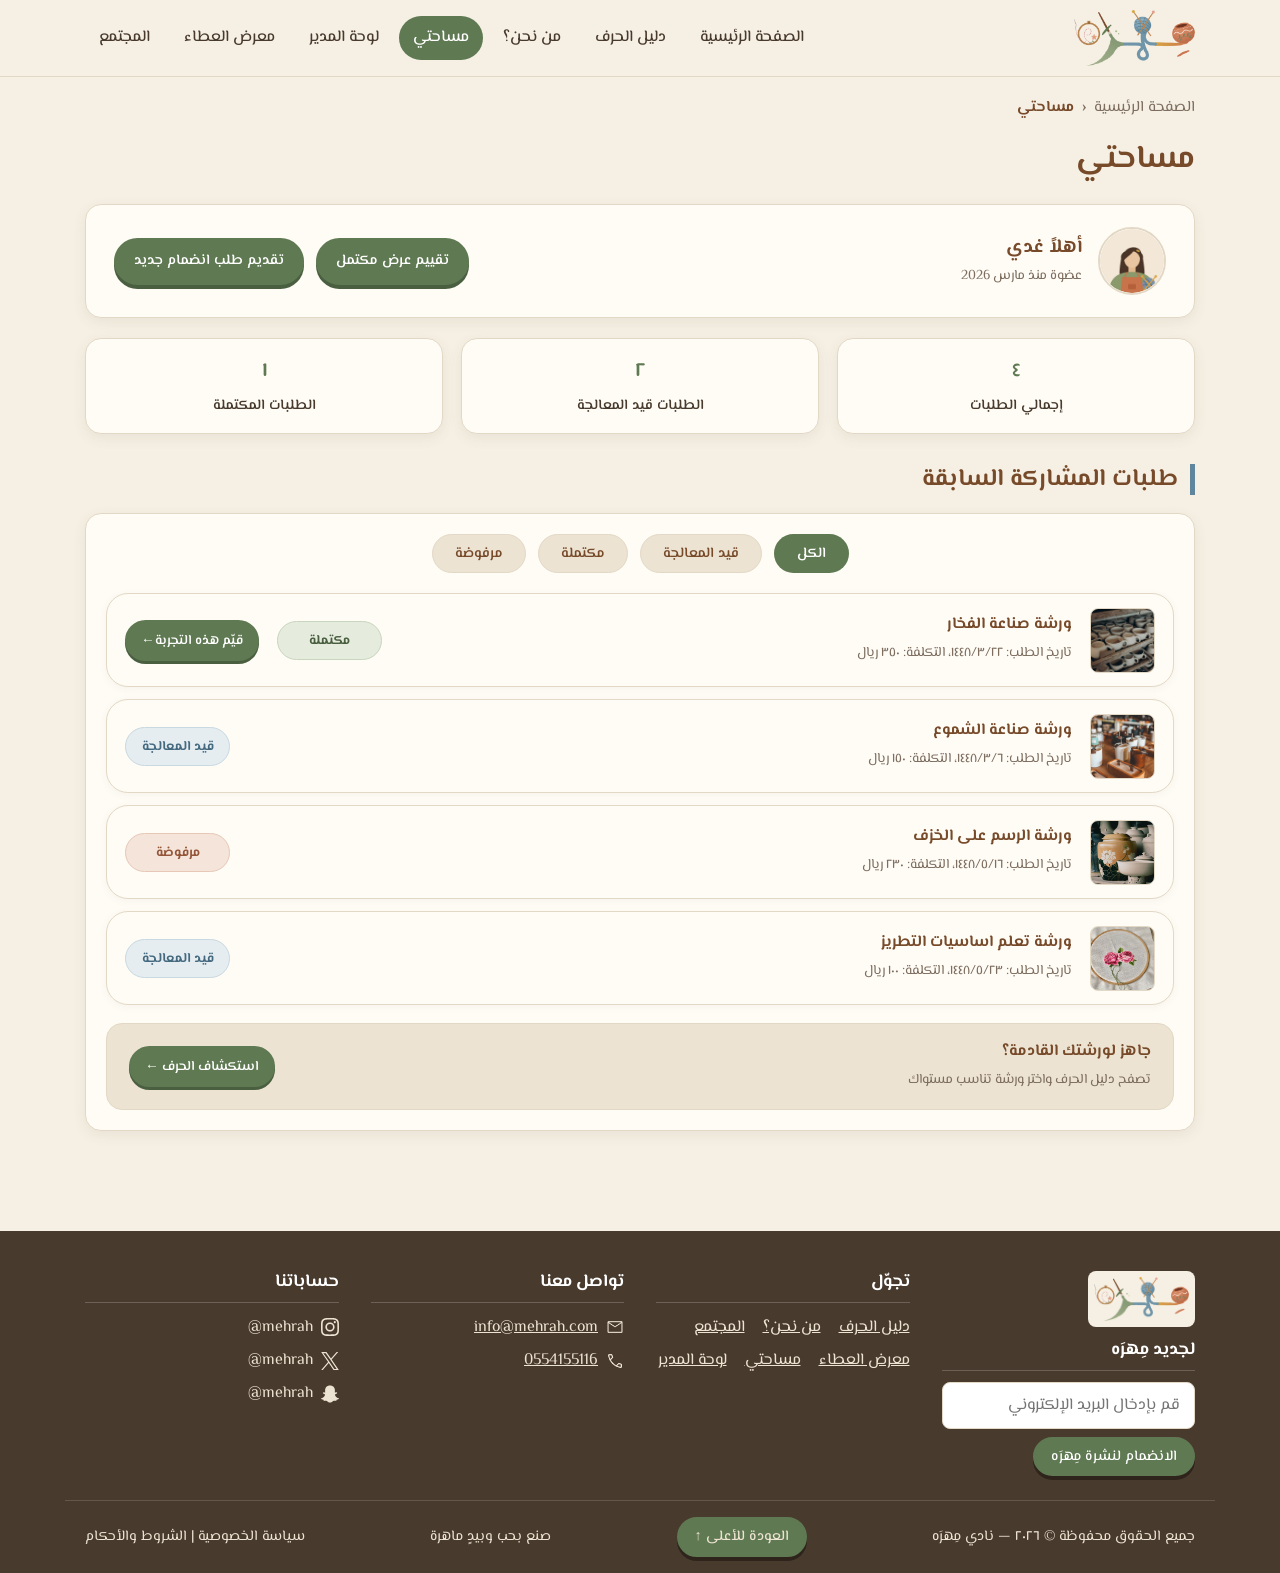
<file: member-dashboard.html>
<!DOCTYPE html>
<html lang="ar" dir="rtl">
<head>
  <meta charset="UTF-8">
  <meta name="viewport" content="width=device-width, initial-scale=1.0">
  <title>مساحتي | مِهرَه</title>
 
  <link href="https://fonts.googleapis.com/css2?family=El+Messiri:wght@400;500;600;700&amp;display=swap" rel="stylesheet">
  <link rel="stylesheet" href="css/style.css">
  <link rel="stylesheet" href="css/theme-light.css" id="theme-css">
</head>
<body id="top">

<!-- ========     header     ========= -->

   <header class="site-header">
    <nav class="navbar" aria-label="القائمة الرئيسية">
      <a href="index.html" class="logo"><img src="images/logo.png" alt="شعار مهره"></a>
      <ul class="nav-links">
        <li><a href="index.html">الصفحة الرئيسية</a></li>
        <li><a href="offerings.html">دليل الحرف</a></li>
        <li><a href="about.html">من نحن؟</a></li>
        <li><a href="member-dashboard.html" class="active" aria-current="page">مساحتي</a></li>
        <li><a href="manager-dashboard.html">لوحة المدير</a></li>
        <li><a href="index.html#giving-gallery">معرض العطاء</a></li>
        <li><a href="community.html">المجتمع</a></li>
      </ul>
    </nav>
  </header>

  <main class="container">
    <nav class="breadcrumb" aria-label="مسار التنقل">
      <ol>
        <li><a href="index.html">الصفحة الرئيسية</a></li>
        <li aria-current="page">مساحتي</li>
      </ol>
    </nav>
    <h1 class="page-title">مساحتي</h1>

<div class="member-dashboard">

  <!-- 1. بطاقة الترحيب بالعضو -->

  <section class="member-welcome">
    <div class="member-profile">
      <img src="images/avatar-woman.jpg"
           alt="صورة العضو"
           class="member-avatar">
      <div class="member-info">
        <h2>أهلاً غدي</h2>
        <p>عضوة منذ مارس 2026</p>
      </div>
    </div>

    <div class="welcome-actions">
      <a href="evaluate-offering.html" class="dashboard-btn">
        تقييم عرض مكتمل
      </a>

      <a href="request-join.html" class="dashboard-btn">
        تقديم طلب انضمام جديد
      </a>
    </div>
  </section>

  <!-- 2. إحصائيات الطلبات -->

  <div class="member-stats">
    <div class="stat-card">
      <strong>٤</strong>
      <p>إجمالي الطلبات</p>
    </div>

    <div class="stat-card">
      <strong>٢</strong>
      <p>الطلبات قيد المعالجة</p>
    </div>

    <div class="stat-card">
      <strong>١</strong>
      <p>الطلبات المكتملة</p>
    </div>
  </div>

  <!-- 3. الطلبات السابقة -->

  <section class="previous-requests-section">
    <h2 class="requests-title">طلبات المشاركة السابقة</h2>
    <div class="previous-requests">

    <!-- أزرار تصفية الطلبات -->

    <div class="request-filters">
      <button type="button" class="filter-btn active"
              data-filter="all">الكل</button>
      <button type="button" class="filter-btn"
              data-filter="processing">قيد المعالجة</button>
      <button type="button" class="filter-btn"
              data-filter="completed">مكتملة</button>
      <button type="button" class="filter-btn"
              data-filter="rejected">مرفوضة</button>
    </div>

    <!-- الطلب الأول: مكتمل -->

    <article class="request-card" data-status="completed">
      <div class="request-image">
        <img src="images/pottery.jpg"
             alt="صورة ورشة صناعة الفخار">
      </div>

      <div class="request-details">
        <h3>ورشة صناعة الفخار</h3>
        <p>تاريخ الطلب: ١٤٤٨/٣/٢٢، التكلفة: ٣٥٠ ريال</p>
      </div>
      <span class="request-status completed">مكتملة</span>
      <a href="evaluate-offering.html" class="request-action">
          قيّم هذه التجربة←
      </a>
    </article>

    <!-- الطلب الثاني: قيد المعالجة -->
    <article class="request-card" data-status="processing">
      <div class="request-image">
        <img src="images/candles.jpg"
             alt="صورة ورشة صناعة الشموع">
      </div>
      <div class="request-details">
        <h3>ورشة صناعة الشموع</h3>
        <p>تاريخ الطلب: ١٤٤٨/٣/٦، التكلفة: ١٥٠ ريال</p>
      </div>
      <span class="request-status processing">قيد المعالجة</span>
    </article>

    <!-- الطلب الثالث: مرفوض -->

    <article class="request-card" data-status="rejected">
      <div class="request-image">
        <img src="images/ceramic-painting.jpg"
             alt="صورة ورشة الرسم على الخزف">
      </div>

      <div class="request-details">
        <h3>ورشة الرسم على الخزف</h3>
        <p>تاريخ الطلب: ١٤٤٨/٥/١٦، التكلفة: ٢٣٠ ريال</p>
      </div>
      <span class="request-status rejected">مرفوضة</span>
    </article>

    <!-- الطلب الرابع: قيد المعالجة -->

    <article class="request-card" data-status="processing">
      <div class="request-image">
        <img src="images/embrodry.png"
             alt="صورة ورشة التطريز">
      </div>

      <div class="request-details">
        <h3>ورشة تعلم اساسيات التطريز</h3>
        <p>تاريخ الطلب: ١٤٤٨/٥/٢٣، التكلفة: ١٠٠ ريال</p>
      </div>
      <span class="request-status processing">قيد المعالجة</span>
    </article>

    <!-- 4. بطاقة العرض المقترح في نهاية القائمة -->

    <article class="suggested-offer">
      <div class="suggested-details">
        <h3>جاهز لورشتك القادمة؟</h3>
        <p>تصفح دليل الحرف واختر ورشة تناسب مستواك</p>
      </div>

      <a href="offerings.html" class="request-action">
        استكشاف الحرف ←
      </a>
    </article>
    </div>
  </section>
</div>
  </main>

  <footer class="site-footer">
    <div class="footer-top">
      <div class="footer-col">
        <img src="images/logo.png" alt="شعار مِهرَه" class="footer-logo">
        <h2>لجديد مِهرَه</h2>
        <form class="newsletter">
          <label for="newsletter-email" class="visually-hidden">البريد الإلكتروني</label>
          <input type="email" id="newsletter-email" name="newsletter-email" placeholder="قم بإدخال البريد الإلكتروني">
          <button type="submit" class="btn btn-small">الانضمام لنشرة مِهرَه</button>
        </form>
      </div>

      <div class="footer-col">
        <h2>تجوّل</h2>
        <ul class="footer-links">
          <li><a href="offerings.html">دليل الحرف</a></li>
          <li><a href="about.html">من نحن؟</a></li>
          <li><a href="community.html">المجتمع</a></li>
          <li><a href="index.html#giving-gallery">معرض العطاء</a></li>
          <li><a href="member-dashboard.html">مساحتي</a></li>
          <li><a href="manager-dashboard.html">لوحة المدير</a></li>
        </ul>
      </div>

      <div class="footer-col">
        <h2>تواصل معنا</h2>
        <address>
          <p><a href="mailto:info@mehrah.com">info@mehrah.com</a> <img src="images/mail.png" alt="البريد الإلكتروني" class="footer-icon"></p>
          <p><a href="tel:0554155116">0554155116</a> <img src="images/phone.png" alt="رقم الجوال" class="footer-icon"></p>
        </address>
      </div>

      <div class="footer-col">
        <h2>حساباتنا</h2>
        <ul class="footer-social">
          <li>@mehrah <img src="images/instagram.svg" alt="Instagram" class="footer-icon"></li>
          <li>@mehrah <img src="images/x.svg" alt="X" class="footer-icon"></li>
          <li>@mehrah <img src="images/snapchat.svg" alt="Snapchat" class="footer-icon"></li>
        </ul>
      </div>
    </div>

    <div class="footer-bottom">
      <p>جميع الحقوق محفوظة &copy; ٢٠٢٦ — نادي مِهرَه</p>
      <a href="#top" class="btn btn-small">العودة للأعلى &uarr;</a>
      <p>صنع بحب وبيدٍ ماهرة</p>
      <p>سياسة الخصوصية | الشروط والأحكام</p>
    </div>
  </footer>
<script src="js/member-dashboard.js"></script>
  <script src="js/theme.js"></script>

</body>
</html>
</file>
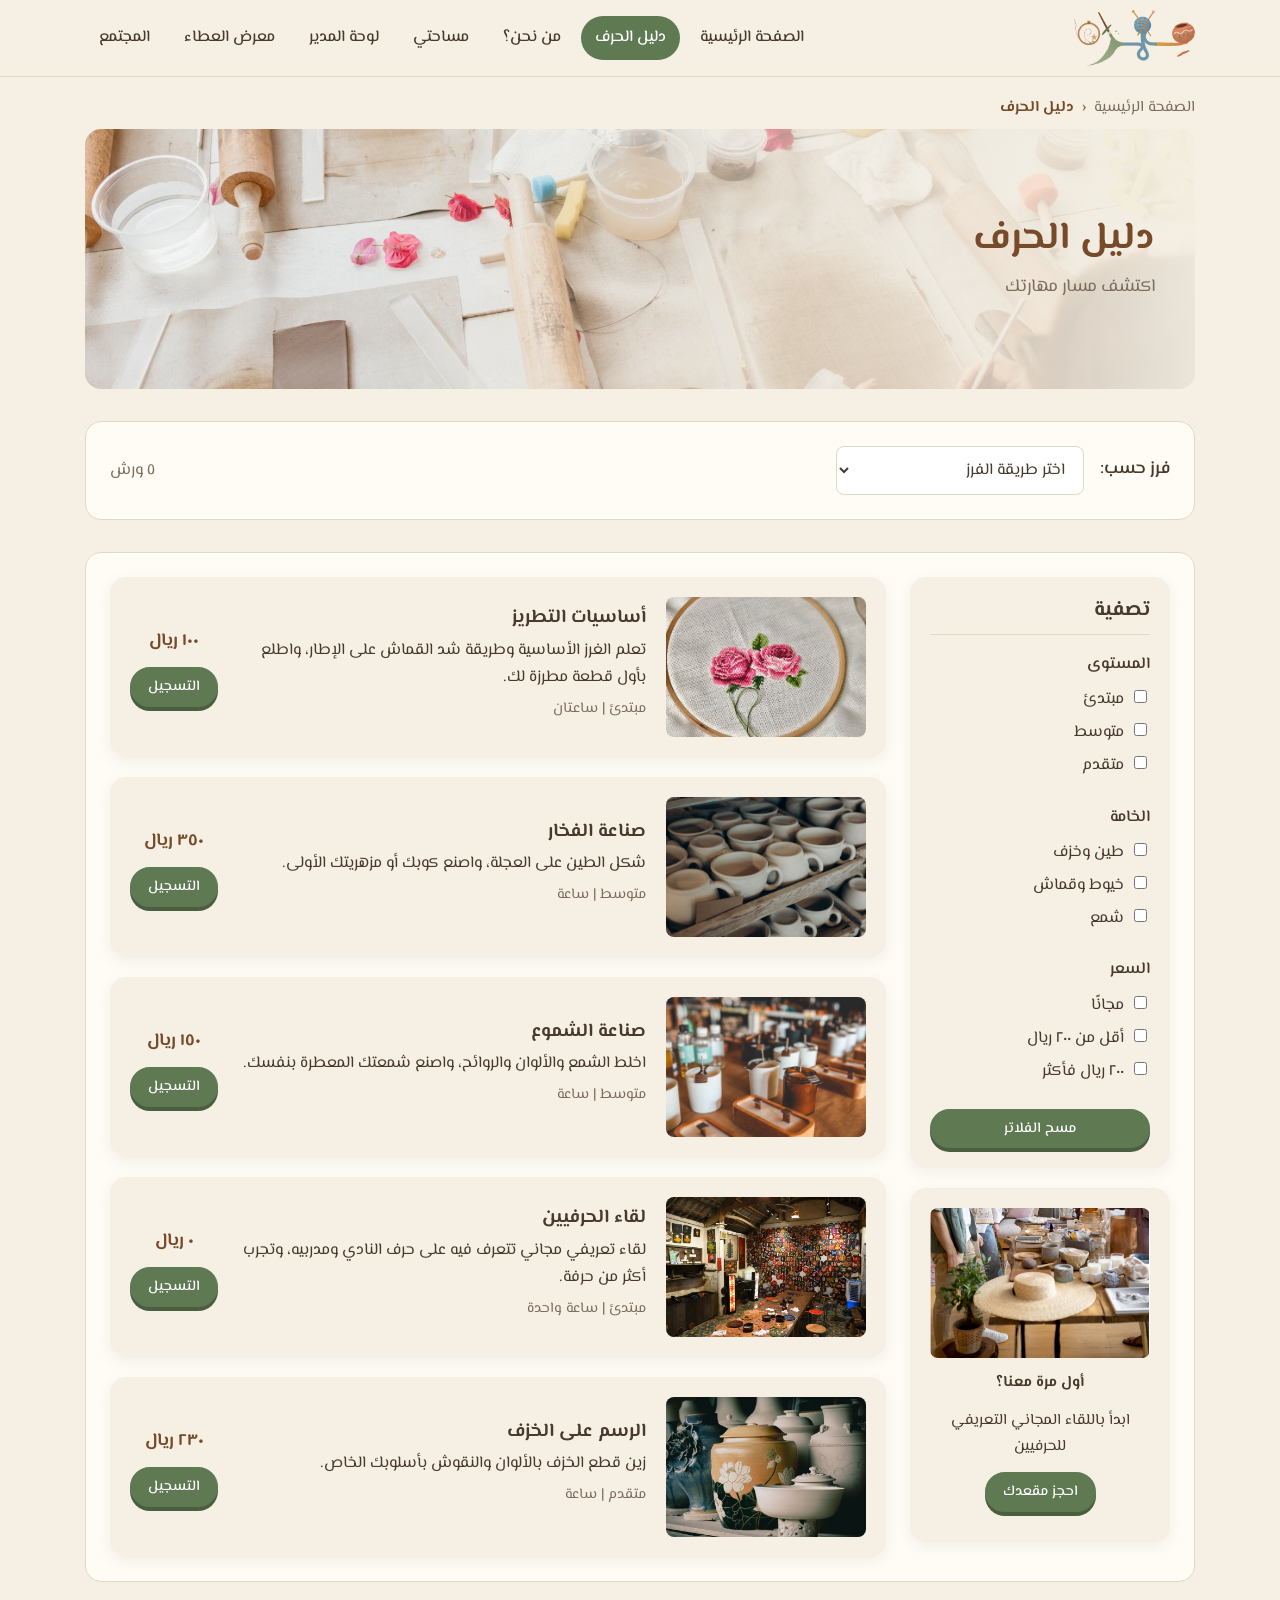
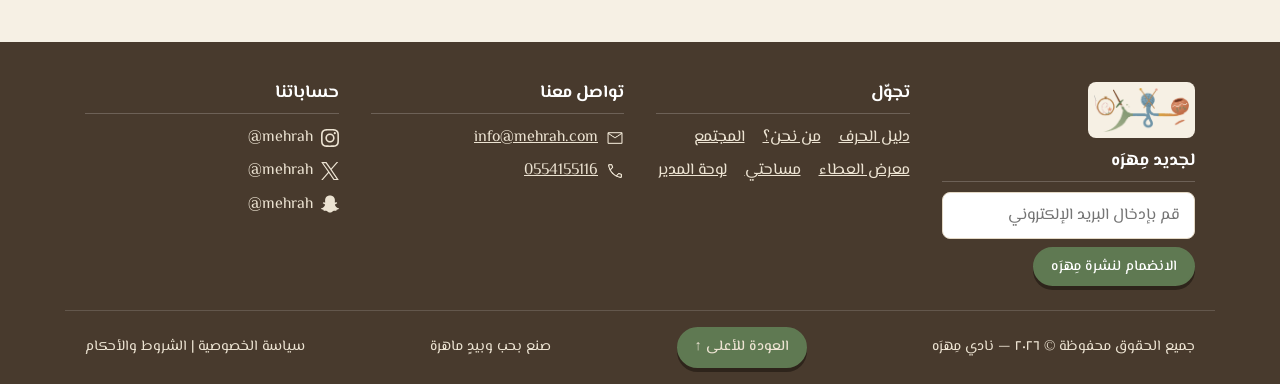
<file: offerings.html>
<!DOCTYPE html>
<html lang="ar" dir="rtl">

<head>
  <meta charset="UTF-8">
  <meta name="viewport" content="width=device-width, initial-scale=1.0">
  <title>دليل الحرف | مِهرَه</title>

  <link href="https://fonts.googleapis.com/css2?family=El+Messiri:wght@400;500;600;700&amp;display=swap"
    rel="stylesheet">
  <link rel="stylesheet" href="css/style.css">
  <link rel="stylesheet" href="css/theme-light.css" id="theme-css">
</head>

<body id="top">

  <!-- ========     header     ========= -->
  <header class="site-header">
    <nav class="navbar" aria-label="القائمة الرئيسية">
      <a href="index.html" class="logo"><img src="images/logo.png" alt="شعار مهره"></a>
      <ul class="nav-links">
        <li><a href="index.html">الصفحة الرئيسية</a></li>
        <li><a href="offerings.html" class="active" aria-current="page">دليل الحرف</a></li>
        <li><a href="about.html">من نحن؟</a></li>
        <li><a href="member-dashboard.html">مساحتي</a></li>
        <li><a href="manager-dashboard.html">لوحة المدير</a></li>
        <li><a href="index.html#giving-gallery">معرض العطاء</a></li>
        <li><a href="community.html">المجتمع</a></li>
      </ul>
    </nav>
  </header>

  <main class="container">

    <nav class="breadcrumb" aria-label="مسار التنقل">
      <ol>
        <li><a href="index.html">الصفحة الرئيسية</a></li>
        <li aria-current="page">دليل الحرف</li>
      </ol>
    </nav>

    <section class="offerings-banner">
      <h1 class="page-title">دليل الحرف</h1>
      <p>اكتشف مسار مهارتك</p>
    </section>

    <div class="offerings-box offerings-sort-bar">
      <label for="offerings-sort">فرز حسب:</label>
      <select id="offerings-sort" name="sort">
        <option value="">اختر طريقة الفرز</option>
        <optgroup label="السعر">
          <option value="price-low">السعر - من الأقل إلى الأعلى</option>
          <option value="price-high">السعر - من الأعلى إلى الأقل</option>
        </optgroup>
        <optgroup label="الاسم">
          <option value="name-az">الاسم - من أ إلى ي</option>
          <option value="name-za">الاسم - من ي إلى أ</option>
        </optgroup>
      </select>
      <p class="offerings-count" id="offerings-count">٥ ورش</p>
    </div>

    <div class="offerings-box offerings-layout">

      <div class="offerings-sidebar">

        <form class="card offerings-filter" id="offerings-filter">
          <h2>تصفية</h2>

          <fieldset>
            <legend>المستوى</legend>
            <ul>
              <li><label><input type="checkbox" class="filter-level" name="level" value="beginner"> مبتدئ</label></li>
              <li><label><input type="checkbox" class="filter-level" name="level" value="middle"> متوسط</label></li>
              <li><label><input type="checkbox" class="filter-level" name="level" value="advanced"> متقدم</label></li>
            </ul>
          </fieldset>

          <fieldset>
            <legend>الخامة</legend>
            <ul>
              <li><label><input type="checkbox" class="filter-material" name="material" value="clay"> طين وخزف</label></li>
              <li><label><input type="checkbox" class="filter-material" name="material" value="textile"> خيوط وقماش</label></li>
              <li><label><input type="checkbox" class="filter-material" name="material" value="wax"> شمع</label></li>
            </ul>
          </fieldset>

          <fieldset>
            <legend>السعر</legend>
            <ul>
              <li><label><input type="checkbox" class="filter-price" name="price" value="free"> مجانًا</label></li>
              <li><label><input type="checkbox" class="filter-price" name="price" value="under200"> أقل من ٢٠٠ ريال</label></li>
              <li><label><input type="checkbox" class="filter-price" name="price" value="over200"> ٢٠٠ ريال فأكثر</label></li>
            </ul>
          </fieldset>

          <input type="reset" value="مسح الفلاتر" class="btn btn-small" id="offerings-reset">
        </form>

        <div class="card offerings-first-time">
          <img src="images/meetup.png" alt="أدوات حرف يدوية للمبتدئين">
          <p class="offerings-first-title">أول مرة معنا؟</p>
          <p>ابدأ باللقاء المجاني التعريفي للحرفيين</p>
          <a href="request-join.html" class="btn btn-small">احجز مقعدك</a>
        </div>

      </div>

      <!-- الكروت تنبني من ملف السكربت -->
      <div class="offerings-list" id="offerings-list"></div>

    </div>

  </main>
  <!-- ========== ========== -->
  <footer class="site-footer">
    <div class="footer-top">
      <div class="footer-col">
        <img src="images/logo.png" alt="شعار مِهرَه" class="footer-logo">
        <h2>لجديد مِهرَه</h2>
        <form class="newsletter">
          <label for="newsletter-email" class="visually-hidden">البريد الإلكتروني</label>
          <input type="email" id="newsletter-email" name="newsletter-email" placeholder="قم بإدخال البريد الإلكتروني">
          <button type="submit" class="btn btn-small">الانضمام لنشرة مِهرَه</button>
        </form>
      </div>

      <div class="footer-col">
        <h2>تجوّل</h2>
        <ul class="footer-links">
          <li><a href="offerings.html">دليل الحرف</a></li>
          <li><a href="about.html">من نحن؟</a></li>
          <li><a href="community.html">المجتمع</a></li>
          <li><a href="index.html#giving-gallery">معرض العطاء</a></li>
          <li><a href="member-dashboard.html">مساحتي</a></li>
          <li><a href="manager-dashboard.html">لوحة المدير</a></li>
        </ul>
      </div>

      <div class="footer-col">
        <h2>تواصل معنا</h2>
        <address>
          <p><a href="mailto:info@mehrah.com">info@mehrah.com</a> <img src="images/mail.png" alt="البريد الإلكتروني"
              class="footer-icon"></p>
          <p><a href="tel:0554155116">0554155116</a> <img src="images/phone.png" alt="رقم الجوال" class="footer-icon">
          </p>
        </address>
      </div>

      <div class="footer-col">
        <h2>حساباتنا</h2>
        <ul class="footer-social">
          <li>@mehrah <img src="images/instagram.svg" alt="Instagram" class="footer-icon"></li>
          <li>@mehrah <img src="images/x.svg" alt="X" class="footer-icon"></li>
          <li>@mehrah <img src="images/snapchat.svg" alt="Snapchat" class="footer-icon"></li>
        </ul>
      </div>
    </div>

    <div class="footer-bottom">
      <p>جميع الحقوق محفوظة &copy; ٢٠٢٦ — نادي مِهرَه</p>
      <a href="#top" class="btn btn-small">العودة للأعلى &uarr;</a>
      <p>صنع بحب وبيدٍ ماهرة</p>
      <p>سياسة الخصوصية | الشروط والأحكام</p>
    </div>
  </footer>

  <script src="js/offerings.js"></script>
  <script src="js/theme.js"></script>
</body>

</html>
</file>
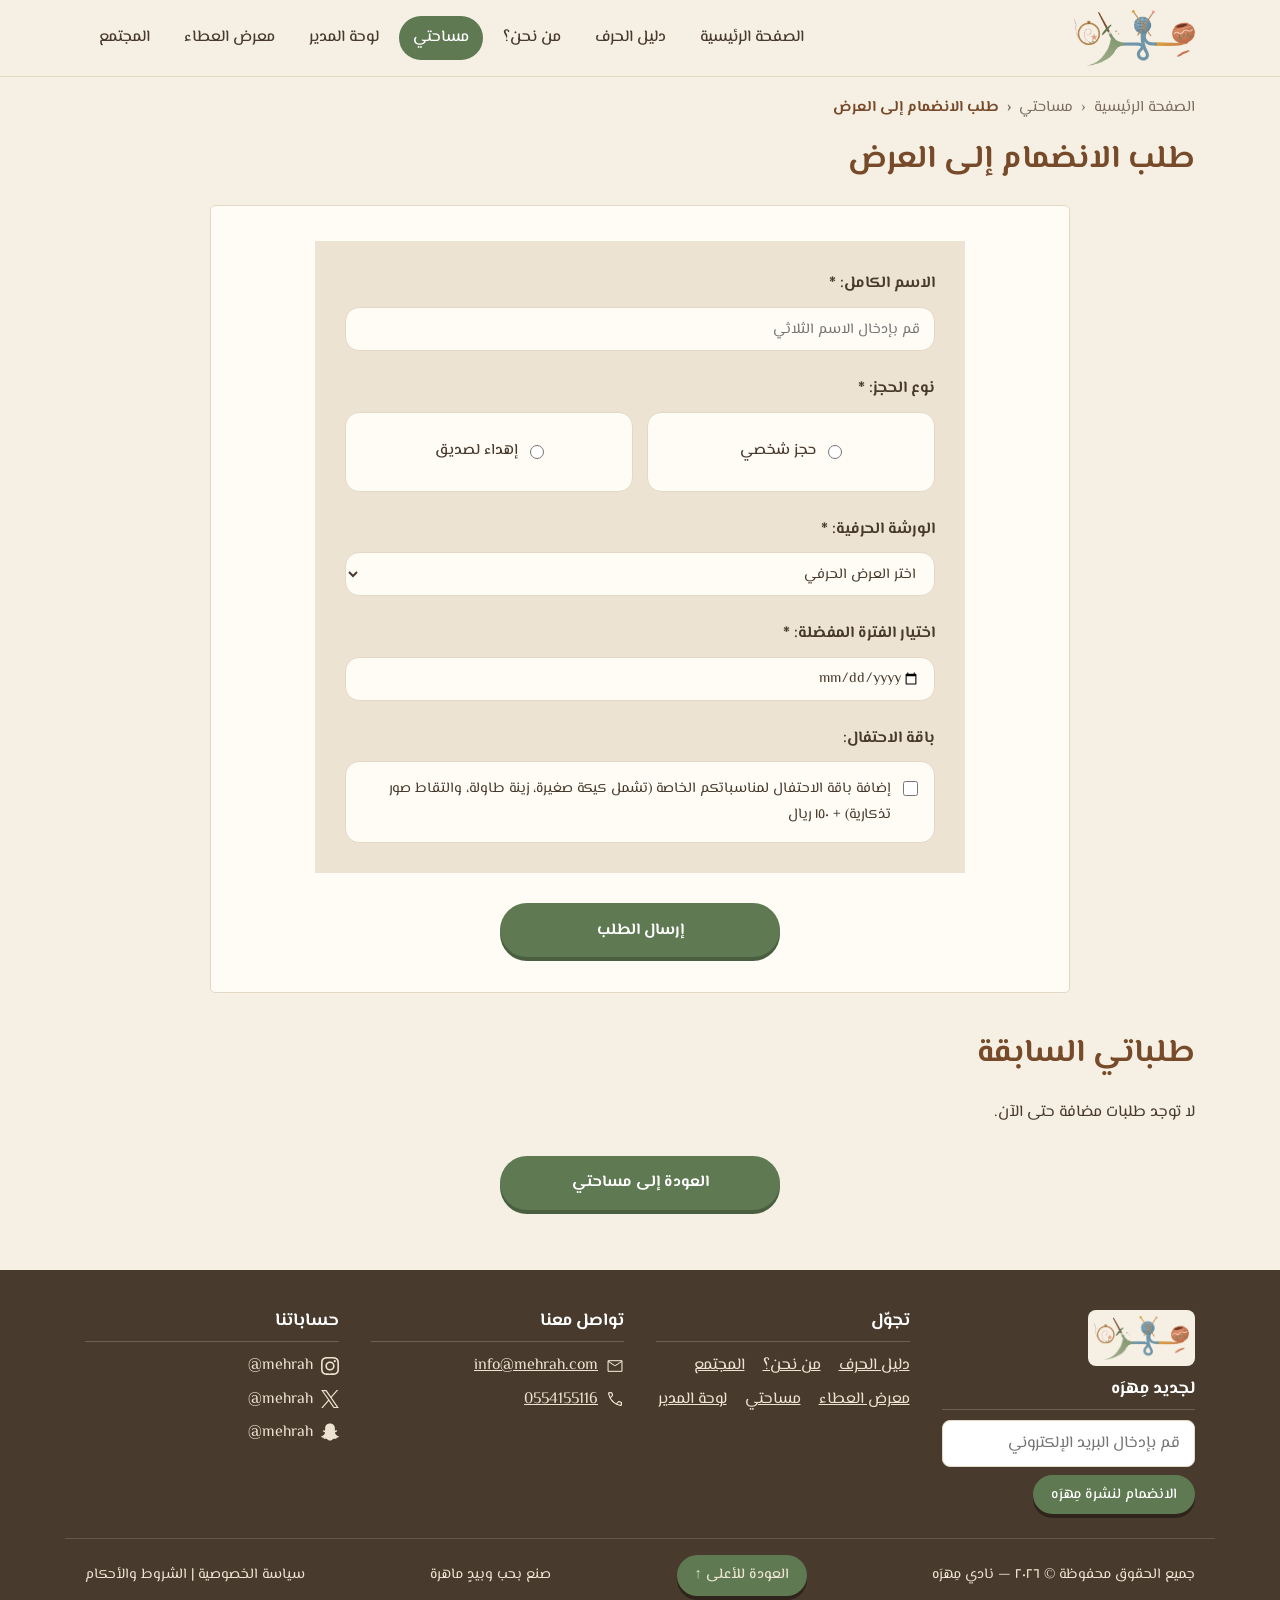
<file: request-join.html>
<!DOCTYPE html>
<html lang="ar" dir="rtl">
<head>
  <meta charset="UTF-8">
  <meta name="viewport" content="width=device-width, initial-scale=1.0">
  <title>طلب الانضمام إلى العرض | مِهرَه</title>

  <link href="https://fonts.googleapis.com/css2?family=El+Messiri:wght@400;500;600;700&amp;display=swap" rel="stylesheet">
  <link rel="stylesheet" href="css/style.css">
  <link rel="stylesheet" href="css/theme-light.css" id="theme-css">
</head>
<body id="top">

<!-- ========     header     ========= -->

   <header class="site-header">
    <nav class="navbar" aria-label="القائمة الرئيسية">
      <a href="index.html" class="logo"><img src="images/logo.png" alt="شعار مهره"></a>
      <ul class="nav-links">
        <li><a href="index.html">الصفحة الرئيسية</a></li>
        <li><a href="offerings.html">دليل الحرف</a></li>
        <li><a href="about.html">من نحن؟</a></li>
        <li><a href="member-dashboard.html" class="active" aria-current="page">مساحتي</a></li>
        <li><a href="manager-dashboard.html">لوحة المدير</a></li>
        <li><a href="index.html#giving-gallery">معرض العطاء</a></li>
        <li><a href="community.html">المجتمع</a></li>
      </ul>
    </nav>
  </header>
  <main class="container">
    <nav class="breadcrumb" aria-label="مسار التنقل">
      <ol>
        <li><a href="index.html">الصفحة الرئيسية</a></li>
        <li><a href="member-dashboard.html">مساحتي</a></li>
        <li aria-current="page">طلب الانضمام إلى العرض</li>
      </ol>
    </nav>
    <h1 class="page-title">طلب الانضمام إلى العرض</h1>


<!-- نموذج طلب الانضمام إلى العرض -->

<div class="section join-form-section">

  <!-- الإطار الخارجي -->

  <div class="join-outer-card">
<form class="join-form-box" id="join-form" novalidate>
          <div class="join-form-grid">

        <!-- 1. الاسم الكامل -->

        <div class="join-form-group">
          <label class="join-label" for="full-name">الاسم الكامل: *</label>
          <input
            type="text"
            id="full-name"
            name="full-name"
            placeholder="قم بإدخال الاسم الثلاثي"
            required
          >
        </div>

        <!-- 2. نوع الحجز -->

        <div class="join-form-group">
          <label class="join-label">نوع الحجز: *</label>
          <div class="join-radio-group">
            <label class="join-radio-box">
              <input
                type="radio"
                name="booking"
                value="personal"
              
                required
              >
              <span>حجز شخصي</span>
            </label>

            <label class="join-radio-box">
              <input
                type="radio"
                name="booking"
                value="gift"
              >
              <span>إهداء لصديق</span>
            </label>
          </div>
        </div>

        <!-- 3. الورشة الحرفية -->

        <div class="join-form-group">
          <label class="join-label" for="workshop">الورشة الحرفية: *</label>
          <div class="join-select-box">
            <select id="workshop" name="workshop" required>
              <option value="">اختر العرض الحرفي</option>
              <option value="pottery">ورشة صناعة الفخار</option>
              <option value="ceramics">ورشة الرسم على الخزف</option>
              <option value="embroidery">ورشة تعلم أساسيات التطريز</option>
              <option value="candles">ورشة صناعة الشموع</option>
              <option value="meetup">لقاء الحرفيين</option>
            </select>
          </div>
        </div>

        <!-- 4. اختيار الفترة المفضلة -->

        <div class="join-form-group">

          <label class="join-label" for="preferred-date">اختيار الفترة المفضلة: *</label>
          <input type="date" id="preferred-date" name="preferred_date" required>
        </div>

        <!-- 5. باقة الاحتفال -->

        <div class="join-form-group">
          <label class="join-label">باقة الاحتفال:</label>
          <label class="join-checkbox-box">
            <input
              type="checkbox"
              name="celebration_package"
              value="yes"
            >
            <span>
              إضافة باقة الاحتفال لمناسباتكم الخاصة
              (تشمل كيكة صغيرة، زينة طاولة، والتقاط صور تذكارية)
              + ١٥٠ ريال
            </span>
          </label>
        </div>
      </div>

      <!-- زر الإرسال -->
      <div class="join-form-actions">
        <button type="submit" class="btn">
          إرسال الطلب
        </button>
      </div>
    </form>
  
    </div>
</div>

<!-- عرض جميع الطلبات المضافة -->

<div class="section join-requests-section">

  <h2 class="page-title">طلباتي السابقة</h2>

  <div id="requests-list">
    <p>لا توجد طلبات مضافة حتى الآن.</p>
  </div>

  <div class="join-form-actions">
    <a href="member-dashboard.html" class="btn">
      العودة إلى مساحتي
    </a>
  </div>

</div>

  </main>

  <footer class="site-footer">
    <div class="footer-top">
      <div class="footer-col">
        <img src="images/logo.png" alt="شعار مِهرَه" class="footer-logo">
        <h2>لجديد مِهرَه</h2>
        <form class="newsletter">
          <label for="newsletter-email" class="visually-hidden">البريد الإلكتروني</label>
          <input type="email" id="newsletter-email" name="newsletter-email" placeholder="قم بإدخال البريد الإلكتروني">
          <button type="submit" class="btn btn-small">الانضمام لنشرة مِهرَه</button>
        </form>
      </div>

      <div class="footer-col">
        <h2>تجوّل</h2>
        <ul class="footer-links">
          <li><a href="offerings.html">دليل الحرف</a></li>
          <li><a href="about.html">من نحن؟</a></li>
          <li><a href="community.html">المجتمع</a></li>
          <li><a href="index.html#giving-gallery">معرض العطاء</a></li>
          <li><a href="member-dashboard.html">مساحتي</a></li>
          <li><a href="manager-dashboard.html">لوحة المدير</a></li>
        </ul>
      </div>

      <div class="footer-col">
        <h2>تواصل معنا</h2>
        <address>
          <p><a href="mailto:info@mehrah.com">info@mehrah.com</a> <img src="images/mail.png" alt="البريد الإلكتروني" class="footer-icon"></p>
          <p><a href="tel:0554155116">0554155116</a> <img src="images/phone.png" alt="رقم الجوال" class="footer-icon"></p>
        </address>
      </div>

      <div class="footer-col">
        <h2>حساباتنا</h2>
        <ul class="footer-social">
          <li>@mehrah <img src="images/instagram.svg" alt="Instagram" class="footer-icon"></li>
          <li>@mehrah <img src="images/x.svg" alt="X" class="footer-icon"></li>
          <li>@mehrah <img src="images/snapchat.svg" alt="Snapchat" class="footer-icon"></li>
        </ul>
      </div>
    </div>

    <div class="footer-bottom">
      <p>جميع الحقوق محفوظة &copy; ٢٠٢٦ — نادي مِهرَه</p>
      <a href="#top" class="btn btn-small">العودة للأعلى &uarr;</a>
      <p>صنع بحب وبيدٍ ماهرة</p>
      <p>سياسة الخصوصية | الشروط والأحكام</p>
    </div>
  </footer>
<script src="js/theme.js"></script>
<script src="js/join.js"></script>
</body>
</html>
</file>
<file: css/style.css>
/* ==========  أساسيات عامة ========== */
*,
*::before,
*::after {
  box-sizing: border-box;
}

body {
  margin: 0;
  font-family: "El Messiri", Tahoma, Arial, sans-serif;
  background-color: #F6F0E4;
  color: #483A2D;
  line-height: 1.7;
}

img {
  max-width: 100%;
  display: block;
}

a {
  color: #774A2A;
}

h1,
h2,
h3 {
  line-height: 1.3;
  margin: 0 0 0.6em;
}

.container {
  width: 100%;
  max-width: 1150px;
  margin: 0 auto;
  padding: 0 20px;
}

.visually-hidden {
  position: absolute;
  width: 1px;
  height: 1px;
  overflow: hidden;
  opacity: 0;
  white-space: nowrap;
}

/* ========== Header, Navbar ( flexbox ) ========== */
.site-header {
  background-color: #F6F0E4;
  border-bottom: 1px solid #E3D8C5;
  position: sticky;
  top: 0;
  z-index: 10;
}

.navbar {
  max-width: 1150px;
  margin: 0 auto;
  padding: 2px 12px;
  display: flex;
  align-items: center;
  justify-content: space-between;
  flex-wrap: wrap;
}

.logo {
  margin: 8px;
}

.logo img {
  height: 56px;
  width: auto;
}

.nav-links {
  list-style-type: none;
  margin: 5px;
  padding: 0;
  display: flex;
  flex-wrap: wrap;
}

.nav-links li {
  margin: 3px;
}

.nav-links a {
  display: block;
  padding: 8px 14px;
  border-radius: 999px;
  color: #483A2D;
  text-decoration: none;
  font-weight: 500;
  position: relative;
  top: 0;
  transition: background-color 0.2s, color 0.2s, top 0.2s;
}

.nav-links a:hover {
  background-color: #ECE3D2;
  top: -2px;
}

.nav-links a.active {
  background-color: #5F7952;
  color: #FFFFFF;
}

/* ========== Breadcrumbs , Page-title ========== */
.breadcrumb ol {
  list-style-type: none;
  margin: 0 0 0 -8px;
  padding: 18px 0 0;
  display: flex;
  flex-wrap: wrap;
  font-size: 0.95rem;
}

.breadcrumb li {
  margin: 0 0 8px 8px;
}

.breadcrumb li + li::before {
  content: "‹";
  margin-left: 8px;
  color: #7D6E60;
}

.breadcrumb a {
  color: #7D6E60;
  text-decoration: none;
}

.breadcrumb a:hover {
  color: #5F7952;
  text-decoration: underline;
}

.breadcrumb li[aria-current="page"] {
  color: #774A2A;
  font-weight: 700;
}

.page-title {
  font-size: 2rem;
  color: #774A2A;
  margin: 10px 0 24px;
}

/* ========== Sections , Cards , Btns ========== */
.section {
  margin: 40px 0;
}

.section-title {
  font-size: 1.5rem;
  color: #774A2A;
  border-right: 5px solid #60869D;
  padding-right: 12px;
}

.cards {
  display: flex;
  flex-wrap: wrap;
  margin: -10px;
}

.cards .card {
  flex: 1 1 260px;
  margin: 10px;
}

.card {
  background-color: #F6F0E4;
  border-radius: 16px;
  box-shadow: 0 4px 14px rgba(72, 58, 45, 0.08);
  padding: 20px;
}

.card img {
  width: 100%;
  border-radius: 8px;
  margin-bottom: 12px;
}

.btn {
  position: relative;
  overflow: hidden;
  display: inline-block;
  background-color: #5F7952;
  color: #FFFFFF;
  border: 2px solid #5F7952;
  border-radius: 999px;
  padding: 10px 22px;
  font-family: inherit;
  font-size: 1rem;
  font-weight: 500;
  text-decoration: none;
  cursor: pointer;
  box-shadow: 0 4px 0 #4A5F40;
  top: 0;
  transition: top 0.2s ease, box-shadow 0.2s ease, background-color 0.2s ease, color 0.2s ease;
}

/* Shine effect that slides across the button on hover */
.btn::after {
  content: "";
  position: absolute;
  top: 0;
  right: -80%;
  width: 50%;
  height: 100%;
  background: linear-gradient(120deg, transparent, rgba(255, 255, 255, 0.4), transparent);
  transform: skewX(-20deg);
  transition: right 0.6s ease;
}

/* Button lifts up slightly on hover */
.btn:hover {
  top: -3px;
  box-shadow: 0 7px 0 #4A5F40, 0 12px 20px rgba(72, 58, 45, 0.18);
}

.btn:hover::after {
  right: 130%;
}


.btn:active {
  top: 3px;
  box-shadow: 0 1px 0 #4A5F40;
}

.btn-outline {
  background-color: transparent;
  color: #5F7952;
  box-shadow: 0 4px 0 #96A681;
}

.btn-outline:hover {
  background-color: #5F7952;
  color: #FFFFFF;
  box-shadow: 0 7px 0 #4A5F40, 0 12px 20px rgba(72, 58, 45, 0.18);
}

.btn-small {
  padding: 6px 16px;
  font-size: 0.9rem;
}

/* ========== Forms ========== */
.form-box {
  background-color: #FFFCF6;
  border-radius: 16px;
  box-shadow: 0 4px 14px rgba(72, 58, 45, 0.08);
  padding: 28px;
}

.form-grid {
  display: flex;
  flex-wrap: wrap;
  margin: -9px -12px;
}

.form-group {
  flex: 1 1 300px;
  display: flex;
  flex-direction: column;
}

.form-grid .form-group {
  margin: 9px 12px;
}

.form-group label {
  margin-bottom: 6px;
}

.form-group.full {
  flex-basis: 100%;
}

label {
  font-weight: 500;
}

input,
select,
textarea {
  width: 100%;
  font-family: inherit;
  font-size: 1rem;
  color: #483A2D;
  background-color: #FFFFFF;
  border: 1px solid #E3D8C5;
  border-radius: 8px;
  padding: 10px 14px;
}

input:focus,
select:focus,
textarea:focus {
  outline: 2px solid #60869D;
  border-color: #60869D;
}

textarea {
  min-height: 120px;
  resize: vertical;
}

.form-actions {
  display: flex;
  flex-wrap: wrap;
  margin: 18px -6px -6px;
}

.form-actions .btn {
  margin: 6px;
}

/* Image upload box */
.about-upload,
.add-offer-upload,
.instructor-upload-box,
.donate-upload-box {
  display: flex;
  flex-direction: column;
  align-items: center;
  padding: 20px;
  background-color: #FFFFFF;
  border: 2px dashed #E3D8C5;
  border-radius: 16px;
  text-align: center;
  transition: border-color 0.2s;
}

.about-upload:hover,
.about-upload:focus-within,
.add-offer-upload:hover,
.add-offer-upload:focus-within,
.instructor-upload-box:hover,
.instructor-upload-box:focus-within,
.donate-upload-box:hover,
.donate-upload-box:focus-within {
  border-color: #5F7952;
}

.about-upload-icon,
.add-offer-upload-icon,
.instructor-upload-icon,
.donate-upload-icon {
  width: 64px;
  height: 64px;
  margin-bottom: 12px;
}

.about-upload-text,
.add-offer-upload-text,
.instructor-upload-text,
.donate-upload-text {
  margin: 0 0 12px;
  color: #7D6E60;
}

.about-upload .btn,
.add-offer-upload .btn,
.instructor-upload-box .btn,
.donate-upload-box .btn {
  margin-bottom: 0;
}

/* ========== Footer ========== */
.site-footer {
  background-color: #483A2D;
  color: #ECE3D2;
  margin-top: 60px;
}

.footer-top {
  max-width: 1150px;
  margin: 0 auto;
  padding: 24px 4px 8px;
  display: flex;
  flex-wrap: wrap;
  justify-content: space-between;
}

.footer-col {
  flex: 1 1 200px;
  margin: 16px;
}

.footer-col h2 {
  font-size: 1.1rem;
  color: #FFFFFF;
  border-bottom: 1px solid rgba(255, 255, 255, 0.2);
  padding-bottom: 8px;
}

.footer-logo {
  height: 56px;
  width: auto;
  background-color: #F6F0E4;
  border-radius: 8px;
  padding: 6px;
  margin-bottom: 12px;
}

.site-footer a {
  color: #ECE3D2;
}

.site-footer a:hover {
  color: #D39447;
}

.footer-links {
  list-style-type: none;
  margin: 0 0 -6px -18px;
  padding: 0;
  display: flex;
  flex-wrap: wrap;
}

.footer-links li {
  margin: 0 0 6px 18px;
}

.footer-social {
  list-style-type: none;
  margin: 0;
  padding: 0;
  direction: ltr;
  text-align: right;
}

address {
  font-style: normal;
  direction: ltr;
  text-align: right;
}

.footer-social li,
address p {
  display: flex;
  align-items: center;
  justify-content: flex-end;
  margin: 0 0 6px;
}

.footer-icon {
  width: 18px;
  height: 18px;
  margin-left: 8px;
}

.newsletter {
  display: flex;
  flex-wrap: wrap;
  margin: 0 0 -8px -8px;
}

.newsletter input {
  flex: 1 1 160px;
  width: auto;
  background-color: #FFFFFF;
  margin: 0 0 8px 8px;
}

.newsletter .btn {
  margin: 0 0 8px 8px;
}

.site-footer .btn {
  box-shadow: 0 4px 0 #2E241B;
}

.site-footer .btn:hover {
  color: #FFFFFF;
  box-shadow: 0 7px 0 #2E241B;
}

.footer-bottom {
  max-width: 1150px;
  margin: 0 auto;
  padding: 10px 14px;
  border-top: 1px solid rgba(255, 255, 255, 0.15);
  display: flex;
  flex-wrap: wrap;
  align-items: center;
  justify-content: space-between;
  font-size: 0.9rem;
}

.footer-bottom p,
.footer-bottom .btn {
  margin: 6px;
}

/* ========== الصفحة الرئيسية و دليل الحرف ========== */
.home-hero {
  display: flex;
  align-items: center;
  background-color:  #FFFCF6;
  border-radius: 16px;
  border: 1px solid #E3D8C5;
  box-shadow: 0 4px 14px rgba(72, 58, 45, 0.08);
  padding: 24px;
  margin: 32px 0 48px;
}

.home-hero img {
  width: 45%;
  max-width: 480px;
  margin-left: 40px;
}

.home-hero-text {
  flex: 1;
  text-align: center;
}

.home-hero-text h1 {
  font-size: 3rem;
  margin: 0 0 8px;
  text-align: center;
}

.home-hero-tagline {
  font-size: 1.5rem;
  font-weight: 600;
  color: #7D6E60;
  margin: 0 0 16px;
  text-align: center;
}

.home-hero-desc {
  color: #7D6E60;
  max-width: 460px;
  margin: 0 auto 28px;
  text-align: center;
}

.home-hero-buttons {
  border-top: 1px solid #E3D8C5 ;
  padding-top: 24px;
}

.home-hero-buttons-row {
  display: flex;
  flex-wrap: wrap;
  justify-content: center;
  margin: -8px;
}

.home-hero-buttons-row .btn {
  margin: 8px;
}

.offerings-details {
  border-top: 1px solid #E3D8C5 ;
  padding-top: 24px;
  text-align: center;
  display: flex;
  justify-content: center;
}

.home-box {
  background-color: #FFFCF6;
  border: 1px solid #E3D8C5;
  border-radius: 16px;
  padding: 24px;
}

.home-box .card img {
  height: 220px;
  object-fit: cover;
}

.home-member {
  display: flex;
  align-items: center;
}

.home-box .card .home-member img {
  width: 40px;
  height: 40px;
  margin-left: 20px;
  border-radius: 50%;
  object-fit: cover;
}

.home-stars {
  color:#D39447;
  font-size: 1.8rem;
  letter-spacing: 15px;
  text-align: center;
}
.home-offerings-text{
  text-align: center;
}

.home-review {
  display: flex;
  flex-direction: column;
  text-align: center;
}

.home-review p {
  margin: 0 0 12px;
}

.home-review-text {
  color: #483A2D;
  line-height: 1.8;
}

.home-review .home-member {
  margin-top: auto;
  justify-content: center;
  border-top: 1px solid #E3D8C5;
  padding-top: 16px;
}

.home-review .home-member p {
  margin: 0;
  font-weight: 600;
  color: #483A2D;
}

.home-gallery-row .card {
  flex-basis: 200px;
}

.home-piece {
  display: flex;
  flex-direction: column;
}

.home-box .home-piece img {
  height: 180px;
  object-fit: cover;
}

.home-piece h3 {
  margin: 0 0 4px;
  font-size: 1.1rem;
}

.home-piece-maker {
  margin: 0 0 10px;
  color: #7D6E60;
  font-size: 0.9rem;
}

.home-piece-bottom {
  margin-top: auto;
  display: flex;
  align-items: center;
  justify-content: space-between;
  border-top: 1px solid #E3D8C5;
  padding-top: 12px;
}

.home-piece-price {
  margin: 0 0 0 8px;
  font-weight: 700;
  color: #774A2A;
}

.home-box .card .home-piece-bottom .btn {
  display: inline-block;
  width: auto;
  margin: 0;
  align-self: auto;
}

.home-goal {
  margin-top: 28px;
}

.home-goal label {
  display: block;
  font-weight: 600;
  margin-bottom: 8px;
}

.home-goal progress {
  width: 100%;
  height: 14px;
  accent-color: #5F7952;
}

.home-goal p {
  margin: 6px 0 0;
  color: #7D6E60;
  font-size: 0.9rem;
}

.home-donate {
  display: table;
  margin: 28px auto 0;
}

.home-review-offer,
.home-piece-tag {
  padding: 4px 14px;
  margin-bottom: 12px;
  font-size: 0.9rem;
  font-weight: 600;
  color: #5F7952;
  text-decoration: none;
  background-color: #FFFFFF;
  border: 1px solid #96A681;
  border-radius: 999px;
  transition: background-color 0.2s, color 0.2s;
}

.home-review-offer:hover,
.home-piece-tag:hover {
  background-color: #5F7952;
  color: #FFFFFF;
}

.home-review-offer {
  align-self: center;
}

.home-piece-tag {
  align-self: flex-start;
}

.home-offer {
  position: relative;
  transition: transform 0.3s ease, box-shadow 0.3s ease;
}

.home-offer-more {
  display: none;
  position: absolute;
  top: 20px;
  left: 20px;
  right: 20px;
  height: 220px;
  flex-direction: column;
  justify-content: center;
  align-items: center;
  background-color: rgba(72, 58, 45, 0.85);
  color: #FFFFFF;
  border-radius: 8px;
}

.home-offer-more p {
  margin: 0 0 6px;
  font-weight: 600;
}

.home-offer:hover .home-offer-more {
  display: flex;
}
.home-offer:hover {
  transform: scale(1.02);
  box-shadow: 0 8px 18px rgba(72, 58, 45, 0.12);
}

.offerings-banner {
  background-image: linear-gradient(to left, rgba(246, 240, 228, 0.95) 0%, rgba(246, 240, 228, 0.6) 40%, rgba(246, 240, 228, 0) 75%), url("../images/offeringsHero.png");
  background-size: cover;
  background-position: center;
  border-radius: 16px;
  min-height: 260px;
  padding: 40px;
  display: flex;
  flex-direction: column;
  justify-content: center;
  margin-bottom: 32px;
}

.offerings-banner h1 {
  margin: 0 0 8px;
  font-size: 2.4rem;
}

.offerings-banner p {
  margin: 0;
  color: #7D6E60;
  font-size: 1.1rem;
}

.offerings-box {
  background-color: #FFFCF6;
  border: 1px solid #E3D8C5;
  border-radius: 16px;
  padding: 24px;
  margin-bottom: 32px;
}

.offerings-sort-bar {
  display: flex;
  align-items: center;
  flex-wrap: wrap;
  padding: 16px;
}

.offerings-sort-bar label {
  font-weight: 600;
  font-size: 1.1rem;
  margin: 8px;
}

.offerings-sort-bar select {
  width: auto;
  min-width: 220px;
  margin: 8px;
}

.offerings-count {
  margin: 8px auto 8px 8px;
  padding-right: 8px;
  color: #7D6E60;
}

.offerings-layout {
  display: flex;
  align-items: flex-start;
}

.offerings-sidebar {
  flex: 0 0 260px;
  display: flex;
  flex-direction: column;
  margin-left: 24px;
}

.offerings-filter {
  margin-bottom: 20px;
}

.offerings-list {
  flex: 1;
  display: flex;
  flex-direction: column;
  margin-bottom: -20px;
}

.offerings-filter h2 {
  font-size: 1.3rem;
  border-bottom: 1px solid #E3D8C5;
  padding-bottom: 10px;
  margin-bottom: 16px;
}

.offerings-filter fieldset {
  border: none;
  padding: 0;
  margin: 0 0 18px;
}

.offerings-filter legend {
  font-weight: 600;
  padding: 0;
  margin-bottom: 8px;
}

.offerings-filter ul {
  list-style-type: none;
  padding: 0;
  margin: 0;
}

.offerings-filter li {
  margin-bottom: 6px;
}

.offerings-filter label {
  font-weight: normal;
  cursor: pointer;
}

.offerings-filter li input {
  width: auto;
  padding: 0;
  margin-left: 6px;
  accent-color: #5F7952;
}

.offerings-first-time {
  text-align: center;
}

.offerings-first-time img {
  width: 100%;
  height: 150px;
  object-fit: cover;
  margin: 0 0 12px;
}

.offerings-first-time p {
  margin: 0 0 12px;
  font-size: 0.95rem;
}

.offerings-first-title {
  font-weight: 700;
}

.offerings-card {
  display: flex;
  align-items: center;
  margin-bottom: 20px;
}

.offerings-card img {
  width: 200px;
  height: 140px;
  object-fit: cover;
  margin: 0 0 0 20px;
  flex: none;
}

.offerings-info {
  flex: 1;
  margin-left: 20px;
}

.offerings-info h3,
.offerings-info p {
  margin: 0 0 6px;
}

.offerings-meta {
  color: #7D6E60;
  font-size: 0.9rem;
}

.offerings-action {
  display: flex;
  flex-direction: column;
  align-items: center;
}

.offerings-price {
  margin: 0 0 10px;
  font-weight: 700;
  font-size: 1.1rem;
  color: #774A2A;
}

@media (max-width: 768px) {
  .offerings-layout,
  .offerings-card {
    flex-direction: column;
    align-items: stretch;
  }

  .offerings-sidebar {
    flex-basis: auto;
    margin: 0 0 24px;
  }

  .offerings-card img {
    width: 100%;
    margin: 0 0 20px;
  }

  .offerings-info {
    margin: 0 0 20px;
  }

  .home-hero {
    flex-direction: column;
    padding: 24px;
  }

  .home-hero img {
    width: 100%;
    margin: 0 0 40px;
  }

  .home-hero-text h1 {
    font-size: 2.2rem;
  }
    .site-header {
    position: static;
  }

  .navbar {
    justify-content: center;
  }

  .nav-links {
    flex-wrap: nowrap;
    overflow-x: auto;
    width: 100%;
    justify-content: flex-start;
  }

  .nav-links a {
    white-space: nowrap;
    padding: 6px 12px;
    font-size: 0.9rem;
  }

  .home-box {
    padding: 12px;
  }
}

/* ========== من نحن و صفحة المدرب ========== */
.about-mission {
  display: flex;
  align-items: center;
  padding: 24px;
  background-color: #FFFCF6;
  border: 1px solid #E3D8C5;
  border-radius: 16px;
  box-shadow: 0 4px 14px rgba(72, 58, 45, 0.08);
}

.about-mission-text {
  flex: 1 1 50%;
  margin-right: 28px;
}

.about-mission-text p {
  margin: 0 0 10px;
  color: #7D6E60;
}

.about-mission-image {
  flex: 1 1 45%;
  width: 45%;
  height: 260px;
  object-fit: cover;
  border-radius: 8px;
}

.about-box {
  padding: 24px;
  background-color: #FFFCF6;
  border: 1px solid #E3D8C5;
  border-radius: 16px;
}

.about-instructors {
  display: flex;
  flex-wrap: nowrap;
  overflow: auto;
  margin: -10px;
}

.about-instructor-card {
  flex: 0 0 380px;
  display: flex;
  flex-direction: column;
  align-items: center;
  margin: 10px;
  padding: 18px;
  text-align: center;
  background-color: #F6F0E4;
  border: 1px solid #E3D8C5;
  border-radius: 24px;
  position: relative;
  top: 0;
  transition: top 0.2s, box-shadow 0.2s;
}

.about-instructor-card:hover {
  top: -4px;
  box-shadow: 0 4px 14px rgba(72, 58, 45, 0.08);
}

.instructor-image {
  width: 100%;
  height: 190px;
  object-fit: cover;
  border-radius: 8px;
  margin-bottom: 12px;
}

.about-instructor-card h3 {
  margin: 0 0 2px;
  font-size: 1.1rem;
  color: #774A2A;
}

.about-instructor-card p {
  margin: 0 0 14px;
  color: #7D6E60;
  flex-grow: 1;
}

.about-label {
  font-weight: 700;
  color: #483A2D;
}

.about-join-form .form-grid {
  margin: -12px -20px;
}

.about-join-form .form-group {
  flex: 1 1 40%;
  margin: 12px 20px;
}

.about-education {
  min-height: 70px;
}

.about-join-actions {
  justify-content: flex-end;
}

.about-join-actions .btn {
  min-width: 145px;
  text-align: center;
}

.profile-box {
  padding: 24px;
  background-color: #FFFCF6;
  border: 1px solid #E3D8C5;
  border-radius: 16px;
  box-shadow: 0 4px 14px rgba(72, 58, 45, 0.08);
}

.profile-section + .profile-section {
  margin-top: 36px;
}

/* ----- صفحة المدرب: جدول النبذة ----- */
.profile-table {
  width: 100%;
  border-collapse: collapse;
  background-color: #FFFFFF;
}

.profile-table th,
.profile-table td {
  border: 1px solid #E3D8C5;
  padding: 14px 18px;
}

/* صف الاسم الكامل */
.profile-table thead th {
  background-color: #ECE3D2;
  color: #774A2A;
  font-size: 1.2rem;
  text-align: right;
}

.profile-name {
  font-weight: 500;
  color: #483A2D;
  margin-right: 8px;
}

.profile-table tbody th {
  width: 25%;
  background-color: #F6F0E4;
  color: #774A2A;
  font-weight: 600;
  text-align: center;
}

.profile-table td {
  text-align: center;
}

.profile-table tbody tr:hover td {
  background-color: #FFFCF6;
}

.profile-photo {
  width: 220px;
  height: 160px;
  object-fit: cover;
  border-radius: 8px;
  margin: 0 auto;
}

/* ----- صفحة المدرب: الأعمال والأنشطة ----- */
.profile-works {
  display: grid;
  grid-template-columns: repeat(auto-fit, minmax(260px, 1fr));
  margin: -10px;
}

.profile-work {
  flex: 1 1 240px;
  margin: 10px;
  padding: 12px;
  background-color: #F6F0E4;
  border: 1px solid #E3D8C5;
  border-radius: 16px;
  position: relative;
  top: 0;
  transition: top 0.2s, box-shadow 0.2s;
}

.profile-work:hover {
  top: -4px;
  box-shadow: 0 4px 14px rgba(72, 58, 45, 0.08);
}

.profile-work img {
  width: 100%;
  height: 160px;
  object-fit: contain; 
    background-color: #FFFFFF;
  border-radius: 8px;
}

.profile-work figcaption {
  margin-top: 10px;
  text-align: center;
  color: #7D6E60;
}
@media (max-width: 768px) {
  .about-mission {
    flex-direction: column;
  }

  .about-mission-text {
    margin: 0 0 20px;
  }

  .about-mission-image {
    width: 100%;
    height: 200px;
  }

  .about-empty {
    display: none;
  }

  .about-join-form .form-group {
    flex-basis: 100%;
  }

  .about-join-actions {
    justify-content: center;
  }

  .profile-box,
  .about-box {
    padding: 14px;
  }

.about-instructor-card {
    flex-basis: 240px;
  }

  .profile-table th,
  .profile-table td {
    padding: 10px 8px;
    font-size: 0.9rem;
  }

  .profile-table tbody th {
    width: 35%;
  }

  .profile-photo {
    width: 100%;
    max-width: 220px;
    height: 140px;
  }
}

/* ========== 10. مساحتي + طلب الانضمام + تقييم العرض ========== */
.member-dashboard {
  width: 100%;
  max-width: 1150px;
  margin: 0 auto;
  padding: 0 0 40px;
  color: #483A2D;
}

/* ========== 1. بطاقة الترحيب ========== */

.member-welcome {
  display: flex;
  align-items: center;
  justify-content: space-between;
  flex-wrap: wrap;
  padding: 22px 28px;
  margin: 20px 0;
  background-color: #FFFCF6;
  border: 1px solid #E3D8C5;
  border-radius: 16px;
  box-shadow: 0 4px 14px rgba(72, 58, 45, 0.08);
}

.member-profile {
  display: flex;
  align-items: center;
}

.member-avatar {
  width: 68px;
  height: 68px;
  flex: none;
  margin-left: 16px;
  border-radius: 50%;
  object-fit: cover;
  background-color: #ECE3D2;
  border: 2px solid #E3D8C5;
}

.member-info h2 {
  margin: 0 0 4px;
  color: #774A2A;
  font-size: 1.2rem;
  font-weight: 700;
}

.member-info p {
  margin: 0;
  color: #7D6E60;
  font-size: 0.85rem;
}

/* أزرار الترحيب  */

.welcome-actions {
  display: flex;
  flex-wrap: wrap;
  align-items: center;
}

.dashboard-btn {
  position: relative;
  overflow: hidden;
  display: inline-block;
  padding: 9px 18px;
  background-color: #5F7952;
  color: #FFFFFF;
  border: 2px solid #5F7952;
  border-radius: 999px;
  font-family: "El Messiri", Tahoma, Arial, sans-serif;
  font-size: 0.9rem;
  font-weight: 600;
  text-decoration: none;
  text-align: center;
  cursor: pointer;
  box-shadow: 0 4px 0 #4A5F40;
  margin-right: 12px;
  top: 0;
  transition:
    top 0.2s ease,
    box-shadow 0.2s ease,
    background-color 0.2s ease;
}

.dashboard-btn:hover {
  background-color:  #4A5F40;
  border-color:transparent;
  color: #FFFFFF;
  top: -3px;
  box-shadow: 0 7px 0 #4A5F40,
    0 12px 20px rgba(72, 58, 45, 0.12);
}

.dashboard-btn:active {
  top: 3px;
  box-shadow: 0 1px 0 #4A5F40;
}

/* ========== إحصائيات الطلبات ========== */

.member-stats {
  display: flex;
  margin: 20px -9px 30px;
}

.stat-card {
  flex: 1 1 0%;
  margin: 0 9px;
  display: flex;
  flex-direction: column;
  justify-content: center;
  align-items: center;
  min-height: 90px;
  padding: 15px 10px;
  background-color: #FFFCF6;
  border: 1px solid #E3D8C5;
  border-radius: 16px;
  box-shadow: 0 4px 14px rgba(72, 58, 45, 0.08);
  text-align: center;
  position: relative;
  top: 0;
  transition: top 0.2s ease,
    background-color 0.2s ease;
}

.stat-card:hover {
  background-color: #ECE3D2;
  top: -2px;
}

.stat-card strong {
  margin-bottom: 4px;
  color: #5F7952;
  font-size: 1.3rem;
  font-weight: 700;
}

.stat-card p {
  margin: 0;
  color: #483A2D;
  font-size: 0.9rem;
  font-weight: 600;
}

/* ========== قسم الطلبات السابقة ========== */

.previous-requests {
  padding: 20px;
  background-color: #FFFCF6;
  border: 1px solid #E3D8C5;
  border-radius: 16px;
  box-shadow: 0 4px 14px rgba(72, 58, 45, 0.08);
}

.requests-title {
  margin: 0 0 18px;
  padding-right: 12px;
  border-right: 5px solid #60869D;
  color: #774A2A;
  font-size: 1.5rem;
  font-weight: 700;
}

/* ========== أزرار تصفية الطلبات ========== */

.request-filters {
  display: flex;
  justify-content: center;
  flex-wrap: wrap;
  margin: -6px -6px 14px;
}

.filter-btn {
  margin: 6px;
  padding: 7px 22px;
  background-color: #ECE3D2;
  color: #774A2A;
  border: 1px solid #E3D8C5;
  border-radius: 999px;
  font-family: "El Messiri", Tahoma, Arial, sans-serif;
  font-size: 0.9rem;
  font-weight: 600;
  cursor: pointer;
  position: relative;
  top: 0;
  transition: background-color 0.2s ease,
    color 0.2s ease,
    top 0.2s ease;
}

.filter-btn:hover {
  background-color: #96A681;
  color: #FFFFFF;
  top: -2px;
}

.filter-btn.active {
  background-color: #5F7952;
  border-color: transparent;
  color: #FFFFFF;
}

/* ========== بطاقات الطلبات ========== */

.request-card {
  display: flex;
  align-items: center;
  min-height: 94px;
  margin-bottom: 12px;
  padding: 12px 18px;
  background-color: #FFFCF6;
  border: 1px solid #E3D8C5;
  border-radius: 22px;
  box-shadow: 0 2px 8px rgba(72, 58, 45, 0.05);
  position: relative;
  top: 0;
  transition: background-color 0.2s ease,
    top 0.2s ease;
}

.request-card:hover {
  background-color: #ECE3D2;
  top: -1px;
}


.request-image {
  flex: none;
  width: 65px;
  height: 65px;
  overflow: hidden;
  background-color: #ECE3D2;
  border: 1px solid #E3D8C5;
  border-radius: 8px;
}

.request-image img {
  width: 100%;
  height: 100%;
  margin: 0;
  object-fit: cover;
  border-radius: 0;
}

/* اسم الورشة وتفاصيلها */

.request-details {
  flex: 1 1 0%;
  margin-right: 18px;
  text-align: right;
}

.request-details h3 {
  margin: 0 0 5px;
  color: #774A2A;
  font-size: 1rem;
  font-weight: 700;
}

.request-details p {
  margin: 0;
  color: #7D6E60;
  font-size: 0.85rem;
  line-height: 1.8;
}

/* حالة الطلب */

.request-status {
  display: inline-flex;
  justify-content: center;
  align-items: center;
  min-width: 105px;
  margin-right: 18px;
  padding: 7px 14px;
  background-color: #ECE3D2;
  color: #483A2D;
  border: 1px solid #E3D8C5;
  border-radius: 999px;
  font-size: 0.85rem;
  font-weight: 700;
  text-align: center;
}

/* اختلاف الحالات بالألوان */

.request-status.completed {
  background-color: #E5EBDD;
  border-color: #C9D5BE;
  color: #4A5F40;
}

.request-status.processing {
  background-color: #E5EDF1;
  border-color: #C8D9E1;
  color: #456A80;
}

.request-status.rejected {
  background-color: #F4E4DA;
  border-color: #E7C8B7;
  color: #955638;
}

/* ========== زر تفاصيل الطلب ========== */

.request-action {
  display: inline-block;
  margin-right: 18px;
  padding: 7px 14px;
  background-color: #5F7952;
  color: #FFFFFF;
  border: 2px solid #5F7952;
  border-radius: 999px;
  font-family: "El Messiri", Tahoma, Arial, sans-serif;
  font-size: 0.85rem;
  font-weight: 600;
  text-decoration: none;
  text-align: center;
  box-shadow: 0 3px 0 #4A5F40;
  top: 0;
  transition: top 0.2s ease,
    box-shadow 0.2s ease,
    background-color 0.2s ease;
}

.request-action:hover {
  background-color: #4A5F40;
  border-color: transparent;
  color: #FFFFFF;
  top: -2px;
  box-shadow: 0 5px 0 #4A5F40;
}

/* ========== العرض المقترح أسفل الطلبات ========== */

.suggested-offer {
  display: flex;
  align-items: center;
  justify-content: space-between;
  flex-wrap: wrap;
  margin-top: 18px;
  padding: 18px 22px;
  background-color: #ECE3D2;
  border: 1px solid #E3D8C5;
  border-radius: 16px;
}

.suggested-offer .request-action {
  margin-right: 0;
}

.suggested-details h3 {
  margin: 0 0 5px;
  color: #774A2A;
  font-size: 1rem;
  font-weight: 700;
}

.suggested-details p {
  margin: 0;
  color: #7D6E60;
  font-size: 0.85rem;
}

.member-dashboard .request-action {
  position: relative;
  overflow: hidden;
}

.member-dashboard .dashboard-btn::after,
.member-dashboard .request-action::after {
  content: "";
  position: absolute;
  top: 0;
  right: -80%;
  width: 50%;
  height: 100%;
  background: linear-gradient(
    120deg,
    transparent,
    rgba(255, 255, 255, 0.4),
    transparent
    );
  transform: skewX(-20deg);
  transition: right 0.6s ease;
  pointer-events: none;
}

.member-dashboard .dashboard-btn:hover::after,
.member-dashboard .request-action:hover::after {
  right: 130%;
}
.join-form-section {
  width: 100%;
  margin: 25px auto 40px;
  padding: 0 20px;
}

.join-outer-card {
  width: 100%;
  max-width: 860px;
  margin: 0 auto;
  padding: 35px 45px;
  background: #FFFCF6;
  border: 1px solid #E3D8C5;
  border-radius: 5px;
}

.join-form-box {
  width: 100%;
  max-width: 650px;
  margin: 0 auto;
  padding: 0;
  background:  #FFFCF6;
  border: none;
  box-shadow: none;
}

/* ترتيب الأسئلة */
.join-form-grid {
  display: flex;
  flex-direction: column;
  width: 100%;
  padding: 17.5px 30px;
  background-color: #ECE3D2;
}

/* كل سؤال */
.join-form-group {
  display: flex;
  flex-direction: column;
  align-items: stretch;
  width: 100%;
  margin: 12.5px 0;
}

/* عناوين الأسئلة */
.join-label {
  display: block;
  width: 100%;
  margin: 0 0 10px;
  padding: 0;
  color: #483A2D;
  font-size: 1rem;
  font-weight: 700;
  line-height: 1.6;
  text-align: right;
}

/* خانة الاسم */
.join-form-group input[type="text"],
.join-form-group input[type="date"] {
  display: block;
  width: 100%;
  height: 44px;
  min-height: 44px;
  margin: 0;
  padding: 8px 14px;
  background: #FFFCF6;
  color: #483A2D;
  border: 1px solid #E3D8C5;
  border-radius: 14px;
  font-family: "El Messiri", Tahoma, Arial, sans-serif;
  font-size: 0.9rem;
  text-align: right;
}

.join-form-group input[type="text"]:focus,
.join-form-group input[type="date"]:focus {
  border-color: #5F7952;
}

/* خيارات نوع الحجز */
.join-radio-group {
  display: flex;
  flex-direction: row;
  flex-wrap: nowrap;
  margin: 0 -7px;
}

.join-radio-box {
  display: flex;
  flex: 1 1 0%;
  align-items: center;
  justify-content: center;
  min-height: 80px;
  margin: 0 7px;
  padding: 10px 14px;
  background: #FFFCF6;
  color: #483A2D;
  border: 1px solid #E3D8C5;
  border-radius: 14px;
  cursor: pointer;
  font-size: 0.95rem;
  font-weight: 500;
  text-align: center;
}

.join-radio-box input[type="radio"] {
  flex: none;
  width: 14px;
  height: 14px;
  margin: 0 0 0 12px;
  accent-color: #5F7952;
}

.join-radio-box span {
  display: block;
  line-height: 1.6;
}

/* القوائم المنسدلة */
.join-select-box {
  display: block;
  width: 100%;
}

.join-select-box select {
  display: block;
  width: 100%;
  height: 44px;
  min-height: 44px;
  margin: 0;
  padding: 8px 14px;
  background: #FFFCF6;
  color: #483A2D;
  border: 1px solid #E3D8C5;
  border-radius: 14px;
  font-family: "El Messiri", Tahoma, Arial, sans-serif;
  font-size: 0.9rem;
  text-align: right;
  cursor: pointer;
}

.join-select-box select:focus {
  border-color: #5F7952;
}

/* باقة الاحتفال */
.join-checkbox-box {
  display: flex;
  flex-direction: row;
  align-items: flex-start;
  justify-content: flex-start;
  width: 100%;
  min-height: 0;
  height: auto;
  margin: 0;
  padding: 14px 16px;
  background: #FFFCF6;
  color: #483A2D;
  border: 1px solid #E3D8C5;
  border-radius: 14px;
  cursor: pointer;
  font-size: 0.9rem;
  font-weight: 400;
  line-height: 1.8;
  text-align: right;
}

.join-checkbox-box input[type="checkbox"] {
  display: block;
  flex: 0 0 15px;
  width: 15px;
  height: 15px;
  margin: 5px 0 0 12px;
  padding: 0;
  accent-color: #5F7952;
}

/* النص داخل باقة الاحتفال */
.join-checkbox-box span {
  display: block;
  flex: 1 1 auto;
  line-height: 1.8;
}

/* زر إرسال الطلب */
.join-form-actions {
  display: flex;
  justify-content: center;
  width: 100%;
  margin: 30px 0 0;
  padding: 0;
}

.join-form-actions .btn {
  display: block;
  width: 280px;
  max-width: 100%;
  min-height: 54px;
  margin: 0;
  padding: 12px 20px;
  border: none;
  border-radius: 30px;
  background: #5F7952;
  color: #fff;
  font-family: "El Messiri", Tahoma, Arial, sans-serif;
  font-size: 1rem;
  font-weight: 700;
  cursor: pointer;
  transition: background-color 0.2s, top 0.2s;
}

.join-form-actions .btn:hover {
  background: #4A5F40;
  top: -1px;
}

.evaluation-panel {
  display: flex;
  flex-direction: column;
  align-items: center;
  padding: 35px 30px;
  background-color: #FFFCF6;
  border: 1px solid #E3D8C5;
  border-radius: 16px;
  box-shadow: 0 4px 14px rgba(72, 58, 45, 0.08);
}

/* قائمة اختيار الورشة */
.workshop-select {
  width: 100%;
  max-width: 320px;
  margin-bottom: 30px;
}

.workshop-select select {
  text-align: center;
}

/* الإطار الداخلي: النجوم والتعليق والزر */
.rating-box {
  display: flex;
  flex-direction: column;
  align-items: center;
  width: 100%;
  max-width: 560px;
  padding: 28px;
  background-color: #FFFFFF;
  border: 1px solid #E3D8C5;
  border-radius: 16px;
}

.rating-box textarea {
  min-height: 90px;
  margin-bottom: 20px;
}

/* إطار التقييم بالنجوم */
.star-rating {
  display: flex;
  flex-direction: row-reverse; /* لترتيب النجوم بشكل صحيح عند اختيارها */
    justify-content: center;
  direction: ltr;
  border: none;
  padding: 0;
  margin: 0 0 20px;
}

/* إخفاء دوائر الاختيار (Radio Buttons) */
.star-rating input {
  position: absolute;
  width: 1px;
  height: 1px;
  opacity: 0;
}

/* شكل النجمة الافتراضي قبل الضغط (لون رمادي) */
.star-rating label {
  margin: 0 4px;
  font-family: Arial, sans-serif;
  font-size: 2.2rem;
  line-height: 1;
  color: #ccc;
  cursor: pointer;
  transition: color 0.2s ease, transform 0.15s ease;
}

.star-rating label:hover {
  transform: scale(1.15);
}

/* تلوين النجوم بالأصفر عند التمرير أو بعد اختيار التقييم */
.star-rating label:hover,
.star-rating label:hover ~ label,
.star-rating input:checked + label,
.star-rating input:checked + label ~ label {
  color: #ffc107;
}

/* زر الإرسال في المنتصف */
.evaluation-actions {
  display: flex;
  justify-content: center;
  width: 100%;
}

@media (max-width: 768px) {
  .member-dashboard {
    padding: 0 0 30px;
  }

  .member-welcome {
    flex-direction: column;
    align-items: stretch;
    padding: 18px;
  }

  .member-profile {
    justify-content: center;
    margin-bottom: 20px;
  }

  .welcome-actions {
    justify-content: center;
    margin: -6px;
  }

  .dashboard-btn {
    flex: 1 1 140px;
    margin: 6px;
  }

  .member-stats {
    margin: 20px -4px 30px;
  }

  .stat-card {
    margin: 0 4px;
    min-height: 82px;
    padding: 10px 4px;
  }

  .stat-card p {
    font-size: 0.75rem;
  }

  .previous-requests {
    padding: 12px;
  }

  .requests-title {
    font-size: 1.25rem;
  }

  .request-filters {
    margin: -4px -4px 16px;
  }

  .filter-btn {
    margin: 4px;
    padding: 7px 13px;
    font-size: 0.8rem;
  }

  .request-card {
    flex-wrap: wrap;
    justify-content: space-between;
    padding: 6px;
  }

  .request-image,
  .request-details,
  .request-status,
  .request-card .request-action {
    margin: 6px;
  }

  .request-details {
    flex: 1 1 150px;
  }

  .request-image {
    width: 55px;
    height: 55px;
  }

  .request-status {
    min-width: 95px;
  }

  .request-details h3 {
    font-size: 0.9rem;
  }

  .request-details p {
    font-size: 0.75rem;
  }

  .suggested-offer {
    align-items: flex-start;
    flex-direction: column;
    padding: 15px;
  }

  .suggested-details {
    margin-bottom: 16px;
  }

  .join-form-section {
    padding: 0 12px;
  }

  .join-outer-card {
    padding: 22px 16px;
  }

  .join-form-grid {
    padding: 7px 18px;
  }

  .join-form-group {
    margin: 11px 0;
  }

  .join-radio-group {
    margin: 0 -4px;
  }

  .join-radio-box {
    margin: 0 4px;
    min-height: 70px;
    padding: 8px;
    font-size: 0.85rem;
  }

  .join-radio-box input[type="radio"] {
    margin-left: 8px;
  }

  .join-checkbox-box {
    padding: 12px;
    font-size: 0.85rem;
  }

  .join-form-actions .btn {
    width: 100%;
  }

  .evaluation-panel {
    padding: 20px 12px;
  }

  .rating-box {
    padding: 20px 14px;
  }

  .star-rating label {
    margin: 0 3px;
    font-size: 1.8rem;
  }
}

/* ========== 11. لوحة المدير + إضافة عرض + إدارة المدربين ========== */

.manager-title {
  text-align: center;
}

/* قسم أزرار الروابط (Flexbox ) */
.manager-actions {
  display: flex;
  justify-content: center;
  flex-wrap: wrap;
  margin: -20px;
}

.manager-action-btn {
  width: 200px;
  margin: 20px;
  text-align: center;
}

/* الصندوق الذي يحتوي قائمة العروض */
.manager-offers-list {
  list-style-type: none;
  margin: 0;
  padding: 15px 24px;
  background-color: #FFFCF6;
  border: 1px solid #E3D8C5;
  border-radius: 16px;
  display: flex;
  flex-direction: column;
}

.manager-offer-card {
  display: flex;
  width: 100%;
  max-width: 760px;
  align-self: center;
  margin: 9px 0;
  padding: 14px;
  background-color: #F6F0E4;
  border: 1px solid #E3D8C5;
  border-radius: 16px;
  position: relative;
  top: 0;
  transition: top 0.2s, box-shadow 0.2s;
}

.manager-offer-card:hover {
  top: -3px;
  box-shadow: 0 4px 14px rgba(72, 58, 45, 0.08);
}

.manager-offer-img {
  width: 170px;
  height: 115px;
  object-fit: cover;
  border-radius: 8px;
  flex: none;
  margin-left: 20px;
}

.manager-offer-info {
  flex: 1;
  display: flex;
  flex-direction: column;
}

.manager-offer-info h3 {
  font-size: 1.15rem;
  color: #774A2A;
  margin: 0 0 4px;
}

.manager-offer-label {
  color: #483A2D;
}

.manager-offer-info p {
  margin: 0 0 10px;
  color: #7D6E60;
  flex-grow: 1;
}

.manager-offer-buttons {
  display: flex;
  justify-content: flex-end;
  padding-top: 10px;
  border-top: 1px solid #E3D8C5;
}

.manager-offer-buttons .btn {
  margin-right: 8px;
}

.manager-delete-btn {
  background-color: #D1815C;
  border-color:transparent;
  box-shadow: 0 4px 0 #A9603F;
}

.manager-delete-btn:hover {
  box-shadow: 0 7px 0 #A9603F, 0 12px 20px rgba(72, 58, 45, 0.18);
}

/* ----- إضافة عرض جديد ----- */

.add-offer-form .form-grid {
  margin: -14px -20px;
}

.add-offer-form .form-group {
  margin: 14px 20px;
}

.add-offer-price {
  position: relative;
}

.add-offer-price input {
  padding-left: 56px;
}

.add-offer-currency {
  position: absolute;
  left: 14px;
  top: 0;
  bottom: 0;
  display: flex;
  align-items: center;
  color: #7D6E60;
  pointer-events: none;
}

/* زر إضافة وإلغاء في المنتصف */
.add-offer-actions {
  justify-content: center;
  margin: 6px -30px -30px;
}

.add-offer-actions .btn {
  width: 180px;
  margin: 30px;
}
.instructors-section {
  margin: 0;
}

/* حقل البحث */

.instructors-search {
  margin-bottom: 12px;
}

/* قائمة المدربين */

.instructors-list {
  display: flex;
  flex-direction: column;
}

/* بطاقة المدرب */

.instructor-card {
  display: flex;
  align-items: center;
  min-height: 125px;
  margin-bottom: 10px;
  padding: 12px 16px;
  background-color: #FFFCF6;
  border: 1px solid #E3D8C5;
  border-radius: 8px;
}

/* مربع تحديد المدرب */

.instructor-select {
  width: 18px;
  height: 18px;
  padding: 0;
  margin: 0 0 0 14px;
  flex: none;
  accent-color: #5F7952;
  cursor: pointer;
}

/* معلومات المدرب */

.instructor-info {
  flex: 1;
  margin-left: 14px;
  text-align: right;
}

.instructor-info h2 {
  margin: 0 0 4px;
  font-size: 1.05rem;
  color: #774A2A;
}

.instructor-info p {
  margin: 0 0 8px;
  color: #7D6E60;
}

/* صورة المدرب */

.instructor-img {
  width: 135px;
  height: 90px;
  object-fit: cover;
  border-radius: 8px;
  flex: none;
}

/* ========== قسم إضافة مدرب جديد ========== */

.add-instructor-section {
  margin-top: 12px;
}

/* عنوان القسم و زر حذف المحدد */

.instructor-section-header {
  position: relative;
  display: flex;
  align-items: center;
  justify-content: center;
  min-height: 54px;
  margin-bottom: 8px;
}

.instructor-section-header h2 {
  margin: 0;
  color: #774A2A;
  font-size: 1.5rem;
  text-align: center;
}

/* زر حذف المحدد */

.instructor-delete-btn {
  background-color: #D1815C;
  border-color: transparent;
  box-shadow: 0 4px 0 #A9603F;
}

.instructor-delete-row {
  margin-top: 2px;
}

.instructor-delete-btn:hover {
  box-shadow: 0 7px 0 #A9603F;
}

/* ========== نموذج إضافة مدرب ========== */

/* ترتيب النموذج في عمودين */

.instructor-form-grid {
  display: flex;
  margin: 0 -17.5px;
}

/* ترتيب الحقول داخل كل عمود */

.instructor-form-column {
  display: flex;
  flex-direction: column;
  flex: 1 1 0%;
  margin: 0 17.5px;
}

/* الحفاظ على تنسيق الحقول المشترك */

.instructor-form-column .form-group {
  flex: none;
  margin-bottom: 18px;
}

/* ========== حقل رفع صورة المدرب ========== */

.instructor-photo-group {
  margin-top: 2px;
}

/* ========== أزرار النموذج ========== */

.instructor-form-actions {
  justify-content: flex-end;
  margin: -5px -7px -7px;
}

.instructor-form-actions .btn {
  min-width: 145px;
  margin: 7px;
  text-align: center;
}

@media (max-width: 768px) {
  .manager-offers-list {
    padding: 5px 14px;
  }

  .manager-offer-card {
    flex-direction: column;
  }

  .manager-offer-img {
    width: 100%;
    height: 180px;
    margin: 0 0 20px;
  }

  /* ترتيب بطاقات المدربين */

  .instructor-card {
    flex-wrap: wrap;
  }

  .instructor-select {
    margin-left: 12px;
  }

  .instructor-info {
    margin-left: 0;
    flex: 1 1 170px;
  }

  .instructor-img {
    width: 100%;
    height: 160px;
    margin-top: 12px;
  }

  /* ترتيب عنوان القسم وزر الحذف */

  .instructor-section-header {
    flex-direction: column;
  }

  /* جعل حقول النموذج في عمود واحد */

  .instructor-form-grid {
    flex-direction: column;
    margin: 0;
  }

  .instructor-form-column {
    flex: none;
    margin: 0;
  }

  /* ترتيب أزرار النموذج */

  .instructor-form-actions {
    justify-content: center;
    flex-wrap: wrap;
  }
}
/* توسيط عنوان صفحة إدارة المدربين */
.instructors-title {
  text-align: center;
}
/* ========== المجتمع + تبرع بقطعتك ========== */
.donate-section {
  margin-top: 20px;
  margin-bottom: 35px;
}

.donate-form {
  width: 100%;
}

/* ترتيب حقول النموذج في عمودين (Flexbox ) */

.donate-form-grid {
  margin: -20px -29.5px;
}

.donate-form-grid .form-group {
  flex: 1 1 40%;
  margin: 20px 29.5px;
}

/* حقل قيمة التبرع في منتصف السطر مقابل صندوق الصورة */

.donate-value-group {
  justify-content: center;
}

/* ========== حقل رفع صورة القطعة ========== */

/* ========== مربع الموافقة ========== */

.donate-checkbox-group {
  justify-content: flex-end;
}

.donate-checkbox-label {
  display: flex;
  align-items: center;
  cursor: pointer;
}

.donate-checkbox-label input[type="checkbox"] {
  width: 18px;
  height: 18px;
  flex: none;
  margin: 0 10px 0 0;
  accent-color: #5F7952;
  cursor: pointer;
}

/* ========== أزرار النموذج ========== */

.donate-form-actions {
  justify-content: center;
  margin: 28px 0 -6px;
}

.donate-form-actions .btn {
  min-width: 145px;
  margin: 6px 51px;
  text-align: center;
}

.community-hero {
  min-height: 260px;
  display: flex;
  flex-direction: column;
  justify-content: center;
  padding: 30px 40px;
  margin-bottom: 40px;
  border-radius: 16px;
  box-shadow: 0 4px 14px rgba(72, 58, 45, 0.08);
  background-image: linear-gradient(to left, rgba(246, 240, 228, 0.95) 0%, rgba(246, 240, 228, 0.75) 40%, rgba(246, 240, 228, 0) 75%), url("../images/community.jpg");
  background-size: cover;
  background-position: center;
}

.community-hero h2 {
  font-size: 2rem;
  color: #774A2A;
  margin: 0 0 8px;
}

.community-hero p {
  margin: 0;
  max-width: 420px;
  font-size: 1.1rem;
}

/* الصندوق المحيط بكل قسم */
.community-box {
  background-color: #FFFCF6;
  border: 1px solid #E3D8C5;
  border-radius: 16px;
  padding: 24px;
}

/* الأيقونات والأرقام (مشاركة، أيام، إعجاب، تعليق) */
.community-stats {
  list-style-type: none;
  margin: 0 -10px;
  padding: 0;
  display: flex;
  flex-wrap: wrap;
}

.community-stat {
  display: flex;
  align-items: center;
  margin: 0 10px;
  font-weight: 500;
}

.community-icon {
  width: 20px;
  height: 20px;
  flex: none;
  margin-left: 6px;
}

/* ----- تحدي الأسبوع ----- */
.community-challenge {
  display: flex;
}

.community-challenge-img {
  width: 280px;
  height: 190px;
  object-fit: cover;
  border-radius: 8px;
  flex: none;
  margin-left: 24px;
}

.community-challenge-info {
  flex: 1;
  display: flex;
  flex-direction: column;
}

.community-challenge-info h3 {
  font-size: 1.3rem;
  color: #774A2A;
  margin: 0 0 6px;
}

.community-challenge-info p {
  margin: 0;
  color: #7D6E60;
  flex-grow: 1;
}

.community-challenge-footer {
  display: flex;
  flex-wrap: wrap;
  align-items: center;
  justify-content: space-between;
  margin-top: 12px;
  border-top: 1px solid #E3D8C5;
}

.community-challenge-footer .community-stats,
.community-challenge-footer .btn {
  margin-top: 12px;
}

/* ----- منشورات الأعضاء ----- */
.community-posts-top {
  display: flex;
  justify-content: flex-end;
  margin-bottom: 20px;
}

.community-posts {
  display: flex;
  flex-wrap: wrap;
  margin: -10px;
}

.community-post {
  flex: 1 1 260px;
  display: flex;
  flex-direction: column;
  margin: 10px;
  padding: 16px;
  background-color: #F6F0E4;
  border: 1px solid #E3D8C5;
  border-radius: 16px;
  position: relative;
  top: 0;
  transition: top 0.2s, box-shadow 0.2s;
}

.community-post:hover {
  top: -4px;
  box-shadow: 0 4px 14px rgba(72, 58, 45, 0.08);
}

.community-post-img {
  width: 100%;
  height: 190px;
  margin-bottom: 10px;
  object-fit: cover;
  border-radius: 8px;
}

.community-post-author {
  display: flex;
  align-items: center;
  justify-content: center;
  margin-bottom: 10px;
}

.community-post-avatar {
  width: 40px;
  height: 40px;
  margin-left: 10px;
  border-radius: 50%;
  object-fit: cover;
}

.community-post-author h3 {
  margin: 0;
  font-size: 1.05rem;
  color: #774A2A;
}

.community-post-text {
  margin: 0 0 10px;
  flex-grow: 1;
  padding-bottom: 10px;
  text-align: center;
  color: #7D6E60;
  border-bottom: 1px solid #E3D8C5;
}

.community-post-tag {
  align-self: center;
  margin-bottom: 10px;
  padding: 4px 14px;
  font-size: 0.9rem;
  color: #5F7952;
  text-decoration: none;
  background-color: #FFFFFF;
  border: 1px solid #96A681;
  border-radius: 999px;
  transition: background-color 0.2s, color 0.2s;
}

.community-post-tag:hover {
  background-color: #5F7952;
  color: #FFFFFF;
}

.community-post-stats {
  justify-content: center;
}

.community-more {
  display: flex;
  justify-content: center;
  margin-top: 24px;
}

/* ----- فعاليات قادمة ----- */
.community-events {
  display: flex;
  flex-wrap: wrap;
  justify-content: center;
  padding: 9px;
}

.community-event {
  flex: 0 1 420px;
  display: flex;
  align-items: center;
  margin: 15px;
  padding: 6px 8px;
  background-color: #F6F0E4;
  border: 1px solid #E3D8C5;
  border-radius: 16px;
}

.community-event-date {
  display: flex;
  flex-direction: column;
  align-items: center;
  justify-content: center;
  min-width: 72px;
  margin: 8px;
  padding: 8px;
  border-radius: 8px;
  background-color: #5F7952;
  color: #FFFFFF;
  font-weight: 700;
  line-height: 1.2;
}

.community-event-day {
  font-size: 1.6rem;
}

.community-event-info {
  flex: 1;
  margin: 8px;
}

.community-event-info h3 {
  margin: 0 0 4px;
  font-size: 1.1rem;
  color: #774A2A;
}

.community-event-info p {
  margin: 0;
  color: #7D6E60;
}

.community-event .btn {
  align-self: flex-end;
  margin: 8px;
}

/* =========================================================
   الصفحة الرئيسية: زر العودة للأعلى + الساعة في الفوتر
   (عايده) — ينضاف لاحقًا لـ style.css
   ========================================================= */


/* ========== زر العودة للأعلى ========== */

/* الزر ثابت في زاوية الشاشة تحت على اليسار
   (نستخدم الـ id عشان يغلب تنسيق .btn المشترك) */
#back-to-top {
  position: fixed;
  bottom: 24px;
  right: 24px;
  top: auto;               /* يلغي top اللي يجي من .btn وقت الهوفر والضغط */
  z-index: 20;             /* فوق محتوى الصفحة والهيدر */
  width: 48px;
  height: 48px;
  padding: 0;
  border-radius: 50%;
  font-size: 1.3rem;
  line-height: 1;

  /* مخفي في البداية */
  opacity: 0;
  visibility: hidden;
  transform: translateY(12px);
  transition: opacity 0.3s ease, visibility 0.3s ease, transform 0.3s ease;
}

/* يطلع لما الجافا سكربت تضيف كلاس show */
#back-to-top.show {
  opacity: 1;
  visibility: visible;
  transform: translateY(0);
}

/* يرتفع شوي وقت الهوفر */
#back-to-top.show:hover {
  transform: translateY(-3px);
}


/* ========== الساعة في الفوتر ========== */

#footer-clock {
  padding: 4px 14px;
  border: 1px solid rgba(255, 255, 255, 0.25);
  border-radius: 999px;
  font-weight: 600;
  color: #FFFFFF;
}


/* ========== الجوال ========== */

@media (max-width: 768px) {
  #back-to-top {
    bottom: 16px;
    right: 16px;
    width: 42px;
    height: 42px;
  }
}

/* ===== Community Page - Phase 3 forms */

/* Form for sharing an achievement in the weekly challenge */
.community-share-form {
  margin-top: 16px;
}

/* Form for adding a new post */
.community-post-form {
  margin-bottom: 20px;
}

/* Posts list: equal columns, so a post in the last row
   keeps the same size as the others (it does not stretch) */
.community-posts {
  display: grid;
  grid-template-columns: repeat(auto-fill, minmax(280px, 1fr));
}

@media (max-width: 600px) {
  .community-posts {
    grid-template-columns: 1fr;
  }
}
@media (max-width: 768px) {

  .donate-form-grid {
    margin: -18px -29.5px;
  }

  .donate-form-grid .form-group {
    flex-basis: 100%;
    margin: 18px 29.5px;
  }

  .donate-form-actions .btn {
    margin: 6px 20px;
  }

  .community-hero {
    min-height: 200px;
    padding: 24px;
    background-image: linear-gradient(rgba(246, 240, 228, 0.85), rgba(246, 240, 228, 0.85)), url("../images/community.jpg");
  }

  .community-challenge {
    flex-direction: column;
  }

  .community-challenge-img {
    width: 100%;
    margin: 0 0 24px;
  }

  .community-event {
    flex-wrap: wrap;
  }
}

@media (max-width: 768px) {
  .navbar,
  .footer-bottom {
    justify-content: center;
  }

  .footer-bottom {
    text-align: center;
  }

  .page-title {
    font-size: 1.6rem;
  }
}

@media (prefers-reduced-motion: reduce) {
  .btn,
  .btn::after,
  .nav-links a {
    transition: none;
  }

  .btn:hover,
  .btn:active,
  .nav-links a:hover {
    top: 0;
  }
}

/* تنسيق قسم الطلبات السابقة */
.join-requests-section {
  margin-top: 35px;
}

/* تنسيق كل طلب */
#requests-list > div {
  background: #ECE3D2;
  border: 1px solid #E3D8C5;
  border-radius: 16px;
  padding: 18px;
  margin-bottom: 15px;
}

/* عنوان الطلب */
#requests-list h3 {
  color: #4A5F40;
  margin-bottom: 12px;
}

/* تفاصيل الطلب */
#requests-list p {
  color: #483A2D;
  margin: 8px 0;
}
.join-form-actions .btn {
  display: flex;
  justify-content: center;
  align-items: center;
  text-align: center;
}

@media (min-width: 769px) and (max-width: 1100px) {
  .logo {
    order: 1;
  }

  #theme-toggle {
    order: 2;
  }

  .nav-links {
    order: 3;
    width: 100%;
    flex-wrap: wrap;
    justify-content: center;
    margin: 0 0 8px;
  }

  .nav-links li {
    margin: 2px;
  }

  .nav-links a {
    white-space: nowrap;
    padding: 6px 10px;
    font-size: 0.95rem;
  }

  .home-box .cards .card {
    flex-basis: 25%;
  }

  .home-box .home-gallery-row .card {
    flex-basis: 46%;
  }

  .home-stars {
    font-size: 1.4rem;
    letter-spacing: 6px;
  }
}

/* ========== معرض العطاء: حجم ثابت للقطع ========== */
.home-box .home-gallery-row {
  justify-content: flex-start;
}

.home-box .home-gallery-row .card {
  flex: 0 1 23%;
}

@media (min-width: 769px) and (max-width: 1100px) {
  .home-box .home-gallery-row .card {
    flex-basis: 46%;
  }
}

@media (max-width: 768px) {
  .home-box .home-gallery-row .card {
    flex-basis: 100%;
  }
}

/* ========== الأجهزة اللوحية الصغيرة ========== */
@media (min-width: 650px) and (max-width: 768px) {
  .home-box .cards .card {
    flex-basis: 25%;
  }

  .home-box .home-gallery-row .card {
    flex-basis: 46%;
  }

  .home-stars {
    font-size: 1.4rem;
    letter-spacing: 6px;
  }
}

/* ========== الجوال: زر الوضع الداكن بجانب الشعار ========== */
@media (max-width: 768px) {
  .navbar {
    justify-content: space-between;
  }

  .logo {
    order: 1;
  }

  #theme-toggle {
    order: 2;
  }

  .nav-links {
    order: 3;
  }
}
</file>
<file: css/theme-light.css>
/* الوضع الفاتح: الألوان الأساسية موجودة في style.css */
</file>
